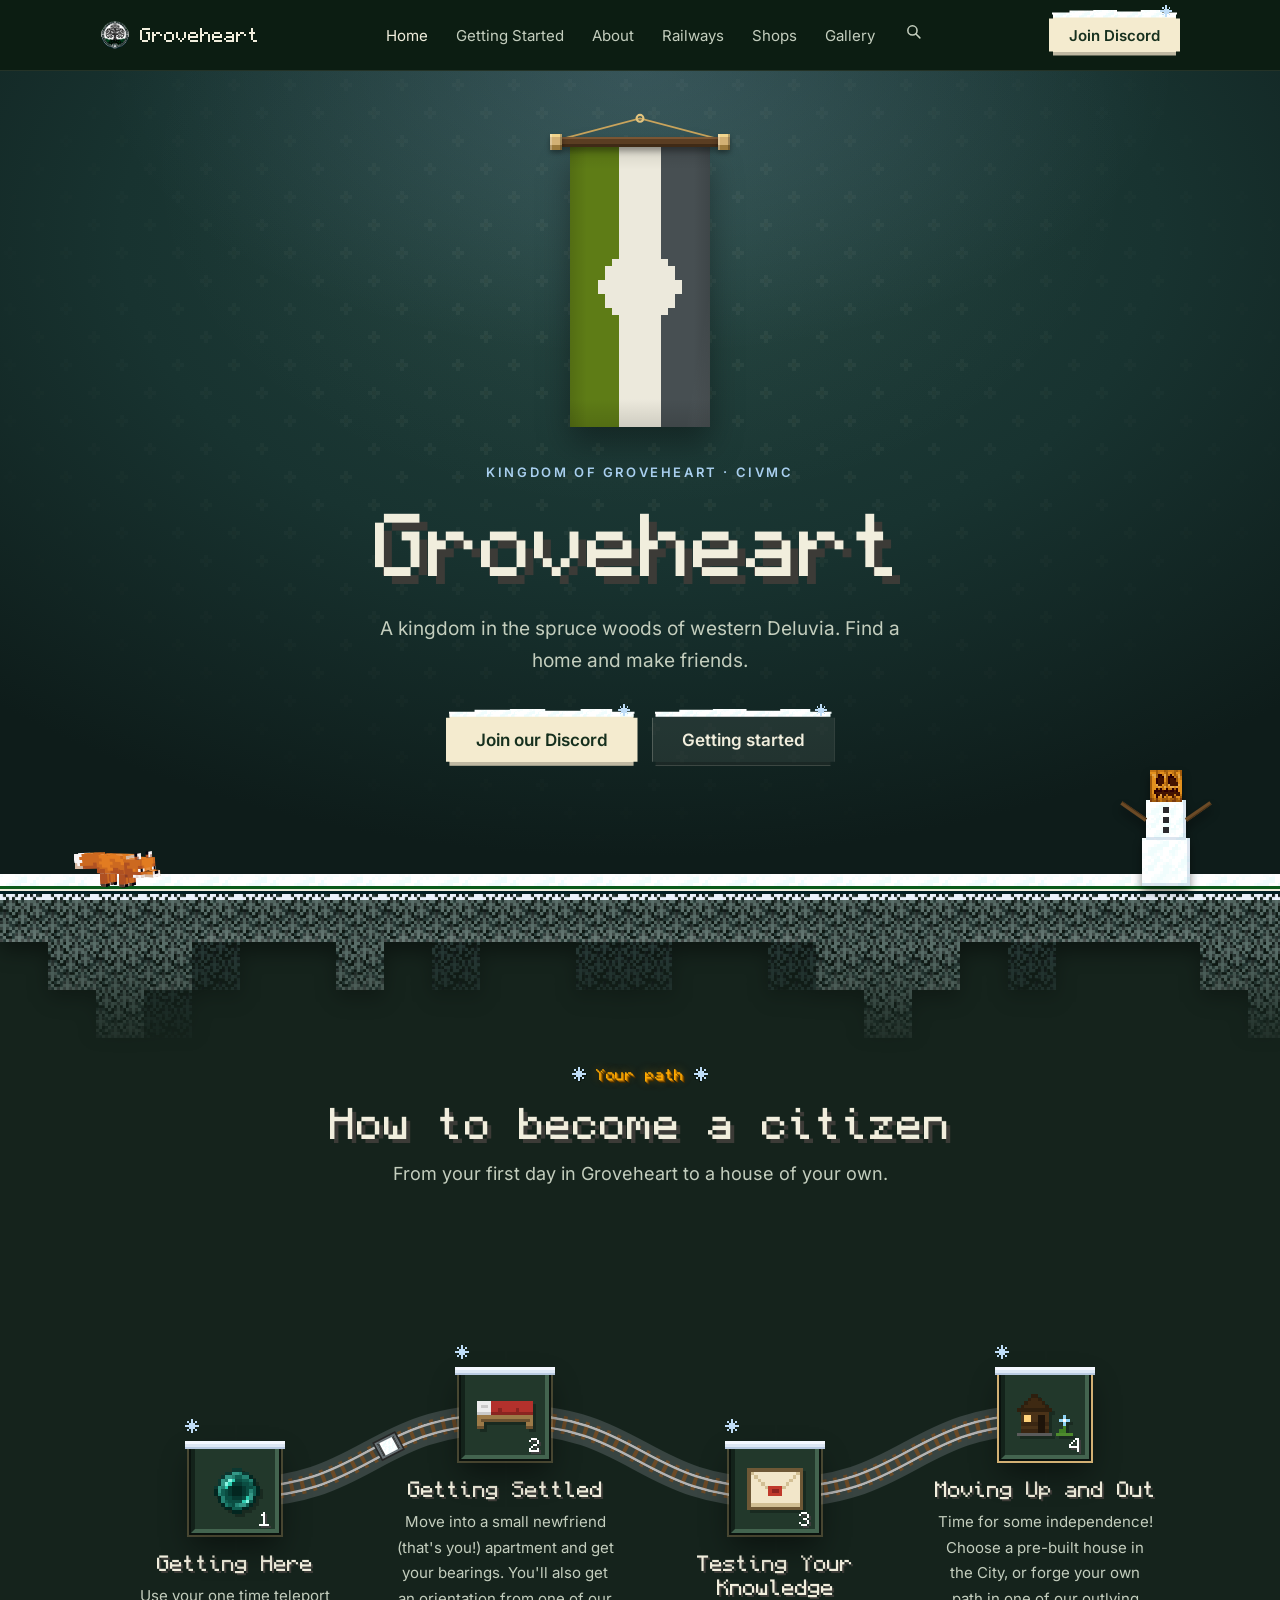
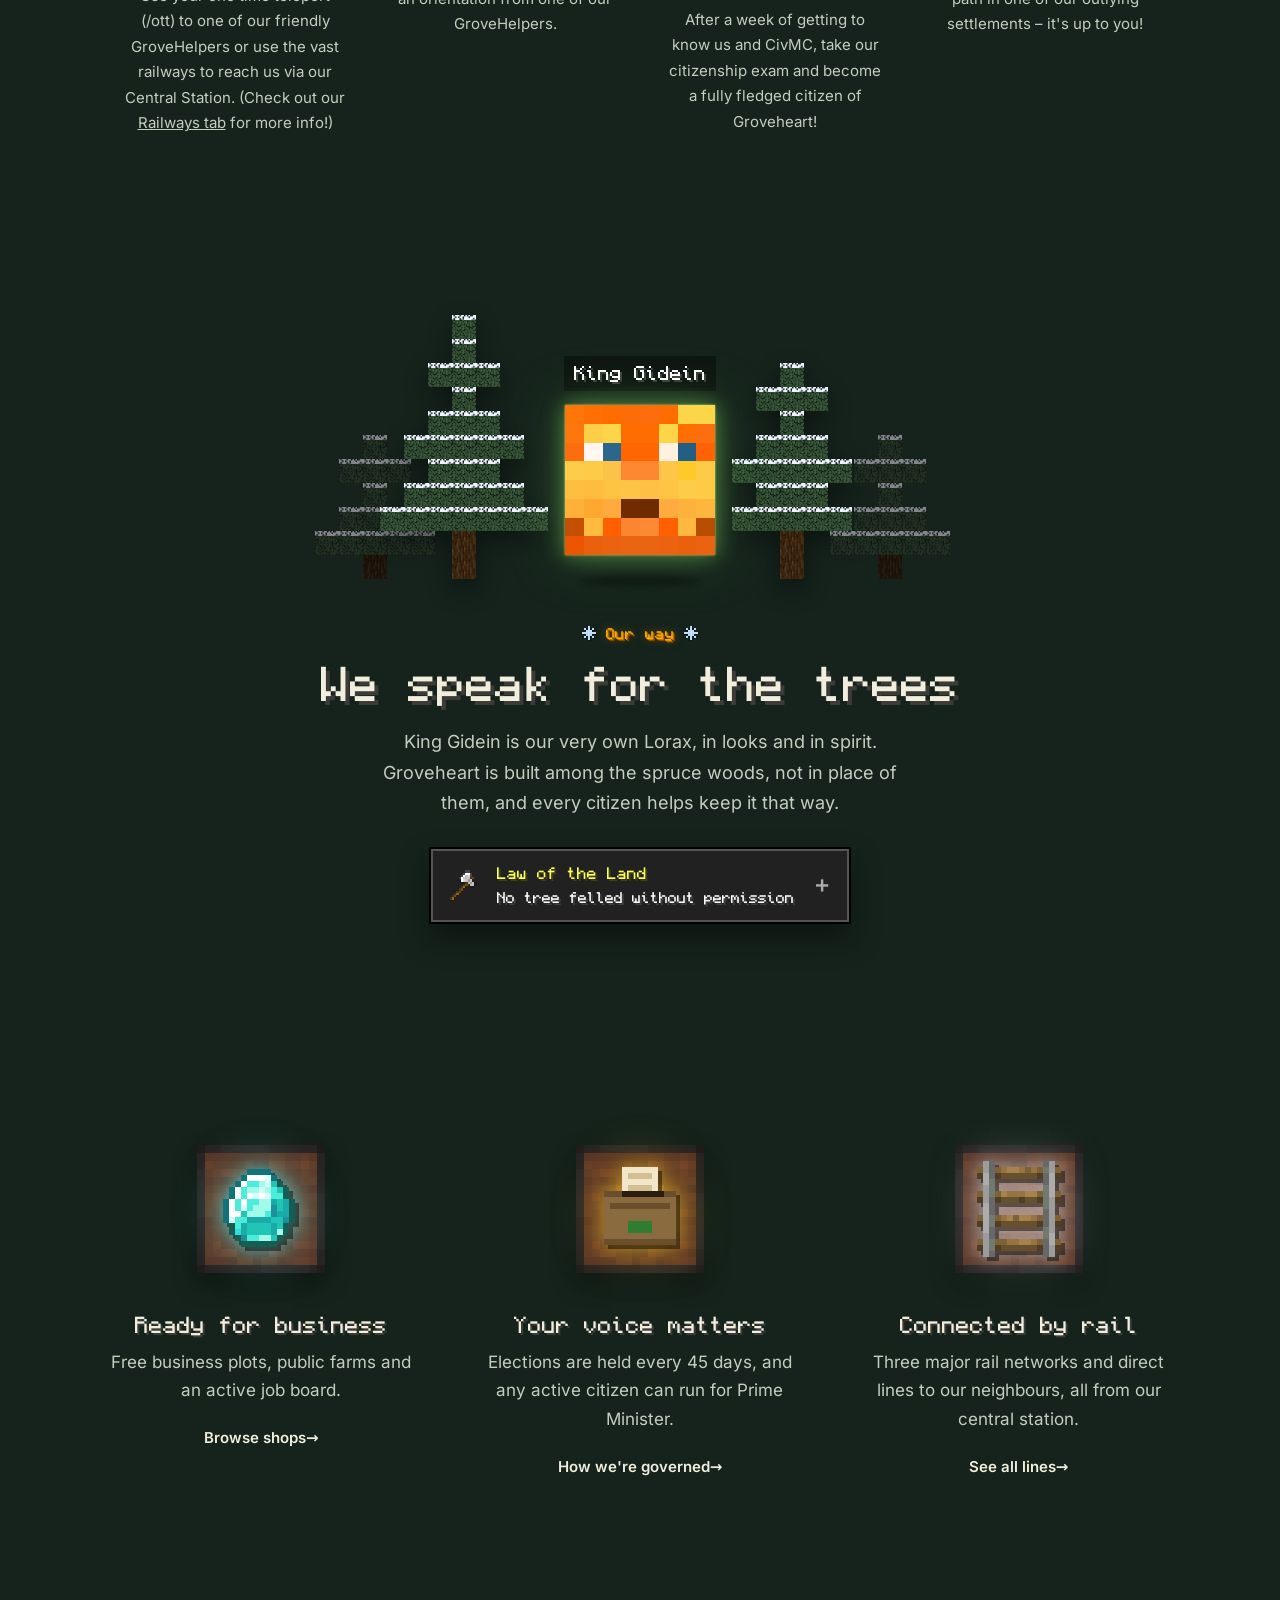
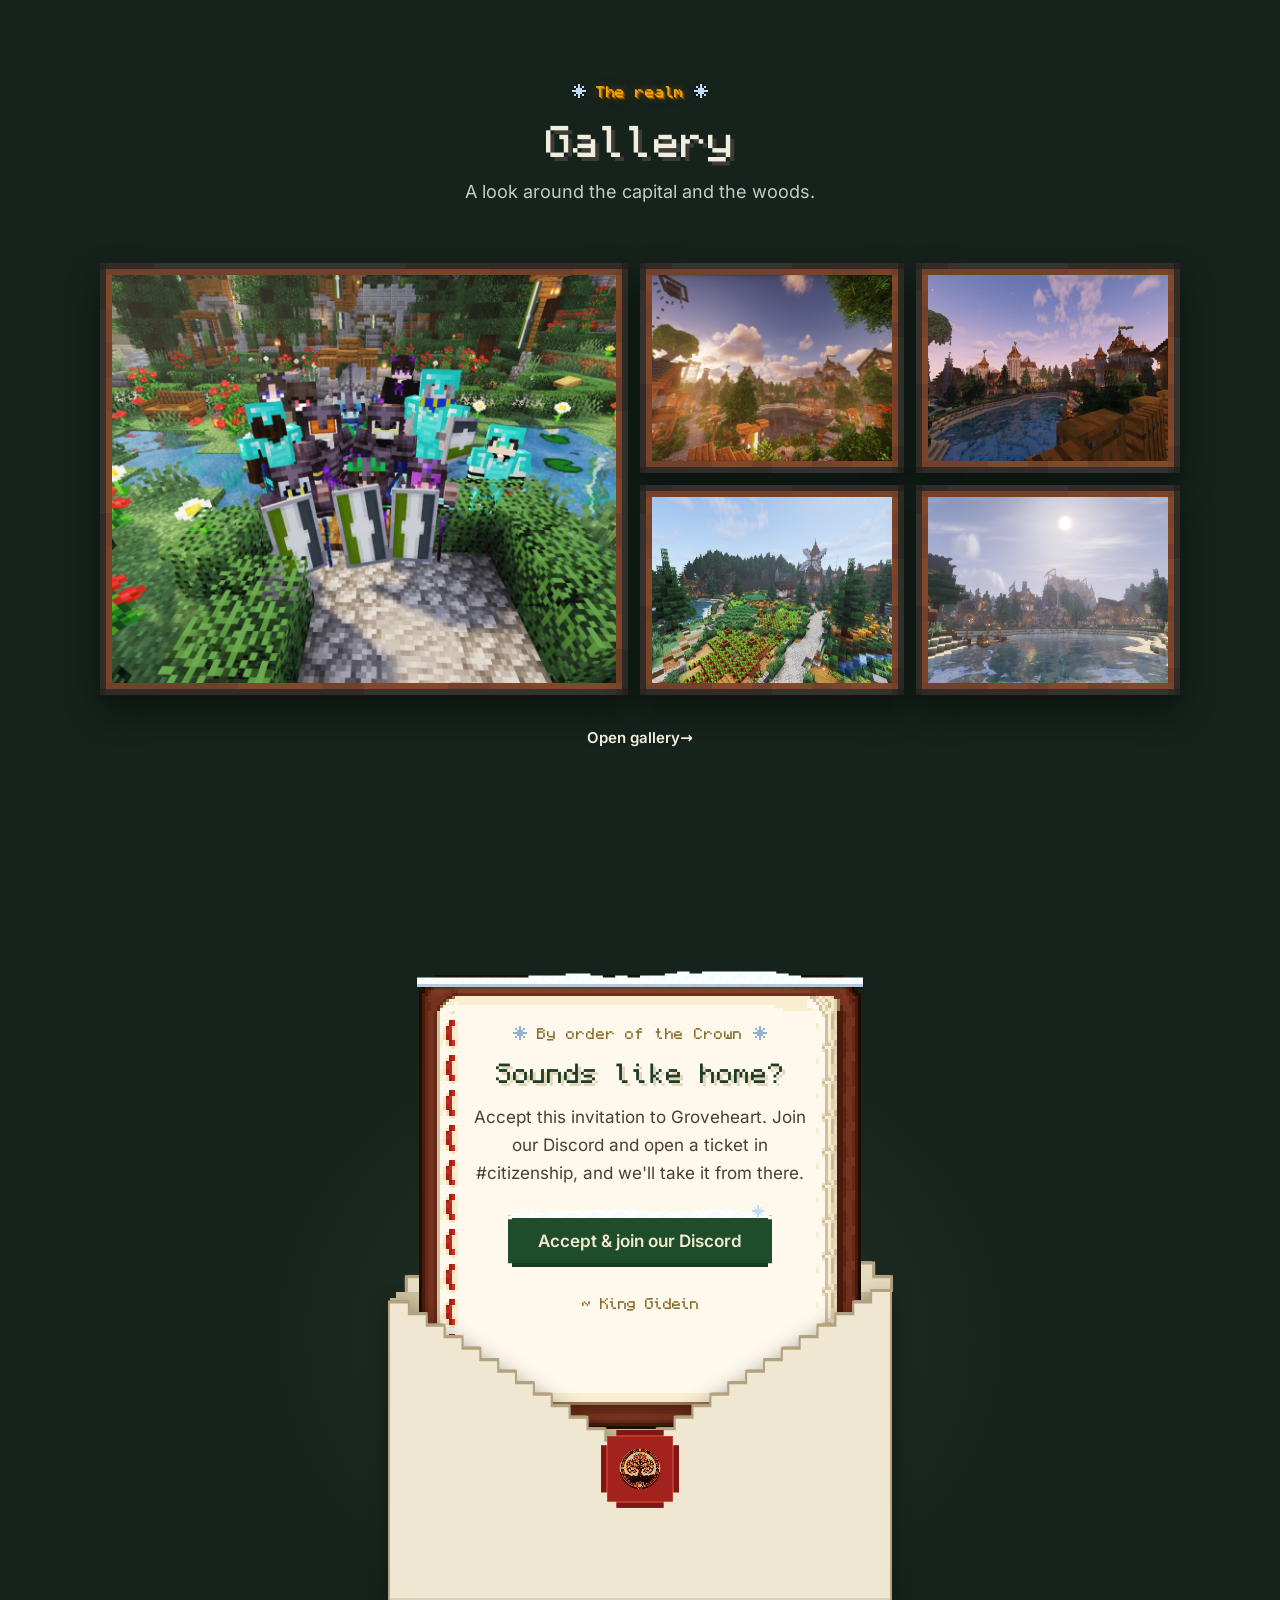
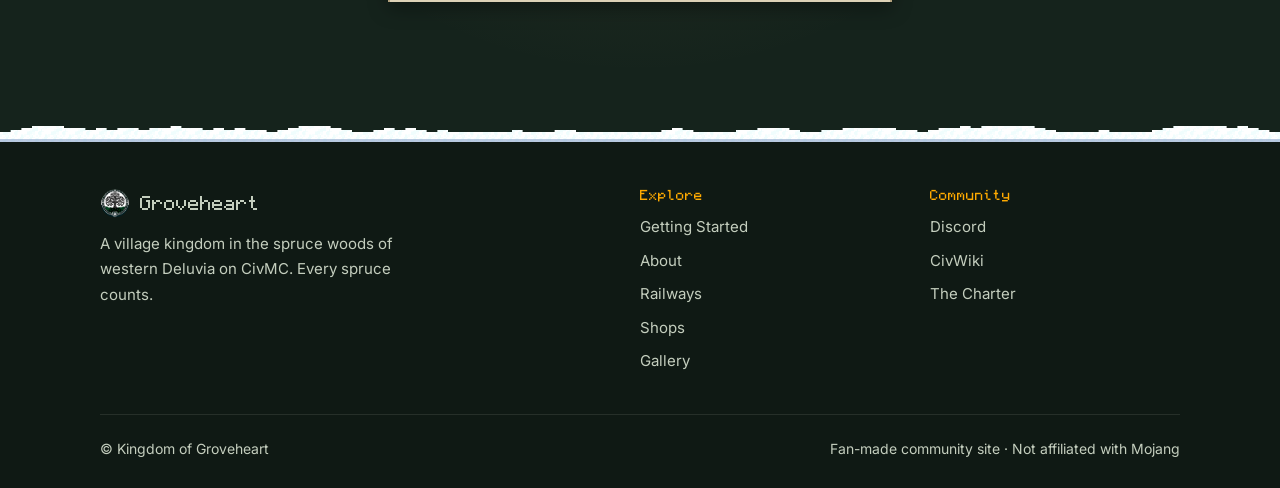
<file: index.html>
<!DOCTYPE html>
<html lang="en">
<head>
<meta charset="utf-8">
<meta name="viewport" content="width=device-width, initial-scale=1">
<title>Groveheart · CivMC kingdom in the spruce woods</title>
<meta name="description" content="Groveheart is a village kingdom in the spruce woods of western Deluvia on CivMC. Free housing, a friendly community and a place to call home.">
<link rel="canonical" href="https://groveheart.net/">
<meta property="og:type" content="website">
<meta property="og:site_name" content="Groveheart">
<meta property="og:title" content="Groveheart · CivMC kingdom in the spruce woods">
<meta property="og:description" content="Groveheart is a village kingdom in the spruce woods of western Deluvia on CivMC. Free housing, a friendly community and a place to call home.">
<meta property="og:url" content="https://groveheart.net/">
<meta property="og:image" content="https://groveheart.net/assets/gallery/48.jpg">
<meta property="og:image:alt" content="Citizens of Groveheart gathered in the capital">
<meta name="twitter:card" content="summary_large_image">
<meta name="theme-color" content="#12281D">
<script type="application/ld+json">{"@context": "https://schema.org", "@graph": [{"@type": "WebSite", "name": "Groveheart", "url": "https://groveheart.net/", "description": "Groveheart is a village kingdom in the spruce woods of western Deluvia on CivMC. Free housing, a friendly community and a place to call home."}, {"@type": "Organization", "name": "Kingdom of Groveheart", "url": "https://groveheart.net/", "logo": "https://groveheart.net/assets/emblem.png", "sameAs": ["https://discord.gg/m4mBRJGtxk"]}]}</script>
<link rel="icon" href="assets/emblem.png?v=100739d1">
<meta http-equiv="Content-Security-Policy" content="default-src 'self'; script-src 'self'; style-src 'self' 'unsafe-inline'; img-src 'self' data:; font-src 'self'; connect-src 'self'; object-src 'none'; base-uri 'self'; form-action 'none'; upgrade-insecure-requests">
<meta name="referrer" content="strict-origin-when-cross-origin">
<link rel="stylesheet" href="assets/css/site.css?v=33422d03">
<link rel="stylesheet" href="assets/css/home.css?v=ef5ac9b0">
<link rel="stylesheet" href="assets/css/themes.css?v=12858b55">
<script src="assets/js/theme.js?v=9a8b7e7a"></script>
</head>
<body class="intro">

<nav>
  <div class="wrap">
    <a class="brand" href="./"><img src="assets/emblem.png?v=100739d1" alt="">Groveheart</a>
    <ul id="menu">
      <li><a href="./" aria-current="page">Home</a></li>
      <li><a href="getting-started">Getting Started</a></li>
      <li><a href="about">About</a></li>
      <li><a href="railways">Railways</a></li>
      <li><a href="shops">Shops</a></li>
      <li><a href="gallery">Gallery</a></li>
    </ul>
    <div class="nav-end">
      <a class="btn btn-cream btn-sm" href="https://discord.gg/m4mBRJGtxk">Join Discord</a>
      <button class="menu-toggle" type="button" aria-label="Menu" aria-expanded="false" aria-controls="menu"><span></span><span></span><span></span></button>
    </div>
  </div>
</nav>

<header class="hero">
  <div class="critters" aria-hidden="true"><img class="berries" src="assets/items/sweet_berries.png?v=984140e2" alt=""><div class="fox3d"></div></div>
  <div class="flag">
    <svg class="cord" viewBox="0 0 206 30" aria-hidden="true"><path d="M 12 30 L 103 6 L 194 30"/><circle cx="103" cy="6" r="4"/></svg>
    <div class="stick" aria-hidden="true"></div>
    <div class="swing"><div class="cloth" role="img" aria-label="The Groveheart banner"></div></div>
  </div>
  <div class="wrap">
    <div class="eyebrow rise">Kingdom of Groveheart · CivMC</div>
    <h1 class="rise">Groveheart</h1>
    <p class="lead rise">A kingdom in the spruce woods of western Deluvia. Find a home and make friends.</p>
    <div class="btns rise">
      <a class="btn btn-cream" href="https://discord.gg/m4mBRJGtxk">Join our Discord</a>
      <a class="btn btn-ghost" href="getting-started">Getting started</a>
    </div>
  </div>
</header>
<div class="stripe" aria-hidden="true"></div>

<section class="has-canopy">
  <div class="canopy" aria-hidden="true"></div>
  <div class="wrap">
    <div class="section-head reveal">
      <div class="kicker">Your path</div>
      <h2>How to become a citizen</h2>
      <p>From your first day in Groveheart to a house of your own.</p>
    </div>

    <div class="road reveal" id="road">
      <svg class="trail" viewBox="0 0 1000 400" preserveAspectRatio="none" aria-hidden="true">
        <defs>
          <linearGradient id="trail-grad" x1="0" x2="1" y1="0" y2="0">
            <stop offset="0" stop-color="#D2B074" stop-opacity=".25"/>
            <stop offset=".5" stop-color="#D2B074"/>
            <stop offset="1" stop-color="#F4EBCF"/>
          </linearGradient>
          <mask id="rail-mask" maskUnits="userSpaceOnUse" x="-100" y="-100" width="1200" height="600">
            <path d="M 125 235 C 250 235, 250 165, 375 165 C 500 165, 500 235, 625 235 C 750 235, 750 165, 875 165" stroke="#fff" stroke-width="13" fill="none"/>
            <path d="M 125 235 C 250 235, 250 165, 375 165 C 500 165, 500 235, 625 235 C 750 235, 750 165, 875 165" stroke="#000" stroke-width="8" fill="none"/>
          </mask>
          <mask id="draw-mask" maskUnits="userSpaceOnUse" x="-100" y="-100" width="1200" height="600">
            <path class="draw" pathLength="1" d="M 125 235 C 250 235, 250 165, 375 165 C 500 165, 500 235, 625 235 C 750 235, 750 165, 875 165"/>
          </mask>
        </defs>
        <path id="trail-path" class="guide" d="M 125 235 C 250 235, 250 165, 375 165 C 500 165, 500 235, 625 235 C 750 235, 750 165, 875 165"/>
        <path class="ghost" d="M 125 235 C 250 235, 250 165, 375 165 C 500 165, 500 235, 625 235 C 750 235, 750 165, 875 165"/>
        <g mask="url(#draw-mask)">
          <path class="ties" d="M 125 235 C 250 235, 250 165, 375 165 C 500 165, 500 235, 625 235 C 750 235, 750 165, 875 165"/>
          <path class="rails" mask="url(#rail-mask)" d="M 125 235 C 250 235, 250 165, 375 165 C 500 165, 500 235, 625 235 C 750 235, 750 165, 875 165"/>
        </g>
        <g class="spark" id="minecart"></g>
      </svg>

      <div class="stop" style="left:12.5%;top:calc(235/400*100%)">
        <div class="node"><img class="item icon bob" src="assets/items/ender_pearl.png?v=2e05a961" alt=""></div>
        <h3>Getting Here</h3>
        <p>Use your one time teleport (/ott) to one of our friendly GroveHelpers or use the vast railways to reach us via our Central Station. (Check out our <a href="railways">Railways tab</a> for more info!)</p>
      </div>
      <div class="stop" style="left:37.5%;top:calc(165/400*100%)">
        <div class="node"><span class="icon bob" data-pix="bed"></span></div>
        <h3>Getting Settled</h3>
        <p>Move into a small newfriend (that's you!) apartment and get your bearings. You'll also get an orientation from one of our GroveHelpers.</p>
      </div>
      <div class="stop" style="left:62.5%;top:calc(235/400*100%)">
        <div class="node"><span class="icon bob" data-pix="letter"></span></div>
        <h3>Testing Your Knowledge</h3>
        <p>After a week of getting to know us and CivMC, take our citizenship exam and become a fully fledged citizen of Groveheart!</p>
      </div>
      <div class="stop" style="left:87.5%;top:calc(165/400*100%)">
        <div class="node"><span class="icon bob" data-pix="hut"></span></div>
        <h3>Moving Up and Out</h3>
        <p>Time for some independence! Choose a pre-built house in the City, or forge your own path in one of our outlying settlements &ndash; it's up to you!</p>
      </div>
    </div>
  </div>
</section>

<section class="lorax-sec" id="lorax">
  <div class="wrap lorax">
    <div class="grove reveal" aria-hidden="true">
      <div class="spruce far" data-shape="small" style="right:calc(50% + 205px)"></div>
      <div class="spruce" data-shape="tall" style="right:calc(50% + 92px)"></div>
      <div class="spruce" data-shape="medium" style="left:calc(50% + 92px)"></div>
      <div class="spruce far" data-shape="small" style="left:calc(50% + 190px)"></div>
      <div class="bob" style="display:grid;justify-items:center;gap:14px">
        <div class="nameplate">King Gidein</div>
        <img class="head" src="assets/items/gidein.png?v=e496a9be" alt="">
      </div>
      <div class="shadow"></div>
    </div>
    <div class="reveal" style="--d:.15s;display:flex;flex-direction:column;align-items:center">
      <div class="kicker">Our way</div>
      <h2>We speak for the trees</h2>
      <p class="muted">King Gidein is our very own Lorax, in looks and in spirit. Groveheart is built among the spruce woods, not in place of them, and every citizen helps keep it that way.</p>
      <div class="law">
        <button class="toast" type="button" aria-expanded="false" aria-controls="law-more">
          <img class="item" src="assets/items/iron_axe.png?v=aba84ee1" alt="">
          <span><span class="toast-title">Law of the Land</span><span class="toast-text">No tree felled without permission</span></span>
          <span class="toast-hint" aria-hidden="true">+</span>
        </button>
        <div class="tooltip" id="law-more">
          <div class="tt-title">Law of the Land</div>
          <p>Every tree is protected in Groveheart. Building, digging or renovating outside of your own house requires permission from the King &ndash; we want to keep Groveheart beautiful!</p>
          <p class="tt-foot">Groveheart Charter, Article III</p>
        </div>
      </div>
    </div>
  </div>
</section>

<section>
  <div class="wrap features">
    <div class="feature reveal">
      <div class="stage" style="--glow:rgba(93,224,230,.55)"><div class="frame"><img class="item gem" src="assets/items/diamond.png?v=2c9d0222" alt=""></div></div>
      <h3>Ready for business</h3>
      <p>Free business plots, public farms and an active job board.</p>
      <a class="link" href="shops">Browse shops</a>
    </div>
    <div class="feature reveal" style="--d:.12s">
      <div class="stage" style="--glow:rgba(232,185,35,.5)"><div class="frame"><span class="picon" data-pix="ballot"></span></div></div>
      <h3>Your voice matters</h3>
      <p>Elections are held every 45 days, and any active citizen can run for Prime Minister.</p>
      <a class="link" href="about#government">How we're governed</a>
    </div>
    <div class="feature reveal" style="--d:.24s">
      <div class="stage" style="--glow:rgba(210,215,225,.45)"><div class="frame"><img class="item" src="assets/items/rail.png?v=41440f07" alt=""></div></div>
      <h3>Connected by rail</h3>
      <p>Three major rail networks and direct lines to our neighbours, all from our central station.</p>
      <a class="link" href="railways">See all lines</a>
    </div>
  </div>
</section>

<section>
  <div class="wrap">
    <div class="section-head reveal">
      <div class="kicker">The realm</div>
      <h2>Gallery</h2>
      <p>A look around the capital and the woods.</p>
    </div>
    <div class="gallery reveal"><a class="map-tile" href="assets/gallery/48.jpg?v=54f1479c" data-lightbox><img src="assets/gallery/48.jpg?v=54f1479c" alt="Groveheart screenshot" loading="lazy"></a><a class="map-tile" href="assets/gallery/03.jpg?v=6a1b1839" data-lightbox><img src="assets/gallery/03-thumb.jpg?v=728bc469" alt="Groveheart screenshot" loading="lazy"></a><a class="map-tile" href="assets/gallery/06.jpg?v=81cf6f8a" data-lightbox><img src="assets/gallery/06-thumb.jpg?v=38f4330f" alt="Groveheart screenshot" loading="lazy"></a><a class="map-tile" href="assets/gallery/02.jpg?v=94695b4a" data-lightbox><img src="assets/gallery/02-thumb.jpg?v=c8a30675" alt="Groveheart screenshot" loading="lazy"></a><a class="map-tile" href="assets/gallery/04.jpg?v=93b2f1cf" data-lightbox><img src="assets/gallery/04-thumb.jpg?v=4d9e7e6f" alt="Groveheart screenshot" loading="lazy"></a></div>
    <div class="center"><a class="link" href="gallery">Open gallery</a></div>
  </div>
</section>

<section class="cta">
  <div class="wrap">
    <div class="invite reveal" id="invite">
      <div class="letter-clip"><div class="letter book">
        <div class="kicker">By order of the Crown</div>
        <h2>Sounds like home?</h2>
        <p>Accept this invitation to Groveheart. Join our Discord and open a ticket in #citizenship, and we'll take it from there.</p>
        <a class="btn btn-ink" href="https://discord.gg/m4mBRJGtxk">Accept &amp; join our Discord</a>
        <div class="sign">~ King Gidein</div>
      </div></div>
      <div class="envelope" aria-hidden="true">
        <div class="env-back"></div>
        <div class="env-pocket"><div class="pocket-shape"></div></div>
        <div class="flap"><div class="flap-shape"><div class="flap-face"></div></div></div>
        <div class="seal"><img src="assets/emblem.png?v=100739d1" alt=""></div>
      </div>
    </div>
  </div>
</section>

<footer>
  <div class="wrap">
    <div class="foot-grid">
      <div>
        <a class="brand" href="./"><img src="assets/emblem.png?v=100739d1" alt="">Groveheart</a>
        <p style="margin-top:12px;max-width:340px">A village kingdom in the spruce woods of western Deluvia on CivMC. Every spruce counts.</p>
      </div>
      <div>
        <h4>Explore</h4>
        <ul>
          <li><a href="getting-started">Getting Started</a></li>
          <li><a href="about">About</a></li>
          <li><a href="railways">Railways</a></li>
          <li><a href="shops">Shops</a></li>
          <li><a href="gallery">Gallery</a></li>
        </ul>
      </div>
      <div>
        <h4>Community</h4>
        <ul>
          <li><a href="https://discord.gg/m4mBRJGtxk">Discord</a></li>
          <li><a href="https://civwiki.org/wiki/Groveheart">CivWiki</a></li>
          <li><a href="https://docs.google.com/document/d/1GsnMtfS-tb5eFH0bBAYprmJq8tW-4tsJ6E7W6b62yhg/">The Charter</a></li>
        </ul>
      </div>
    </div>
    <div class="foot-bottom">
      <span>© Kingdom of Groveheart</span>
      <span>Fan-made community site · Not affiliated with Mojang</span>
    </div>
  </div>
</footer>

<script src="assets/js/site.js?v=0b31c0ca"></script>
<script src="assets/js/gallery.js?v=25558426"></script>
<script src="assets/js/home.js?v=7e26576e"></script>
</body>
</html>
</file>
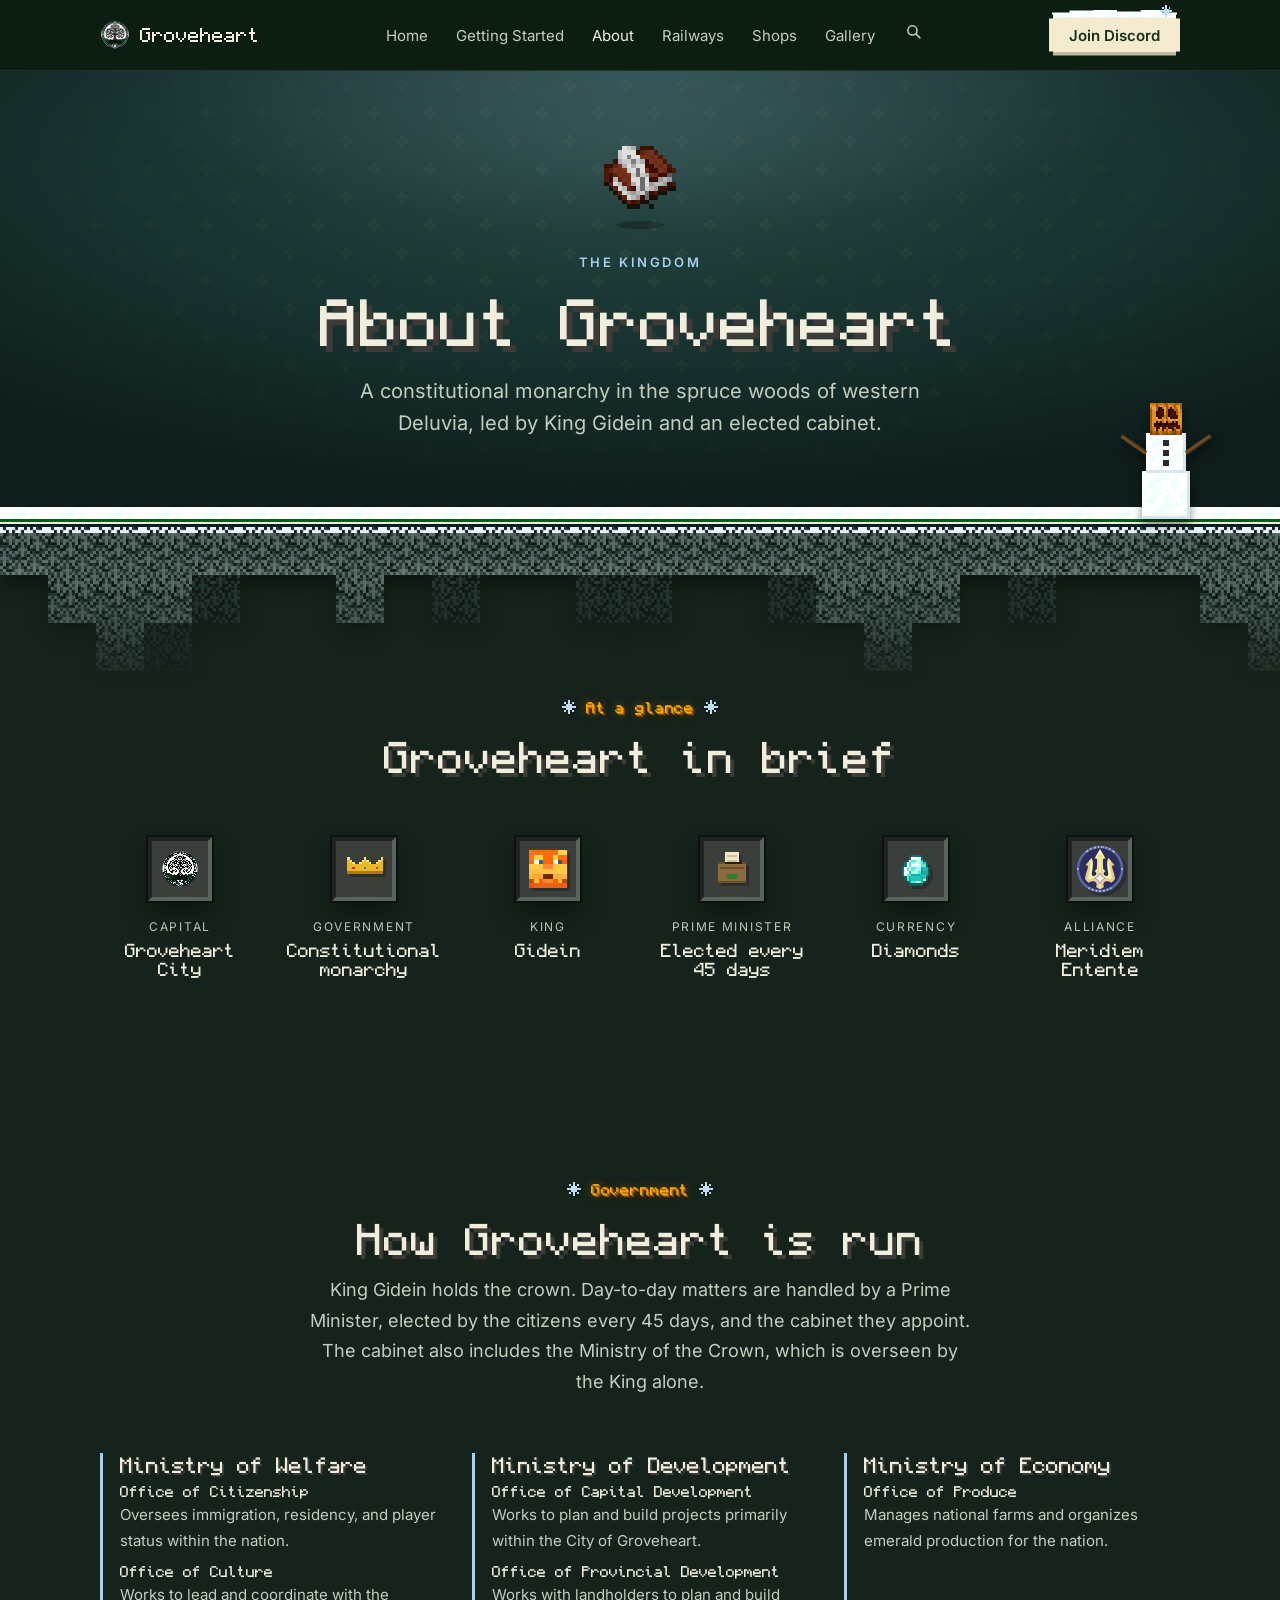
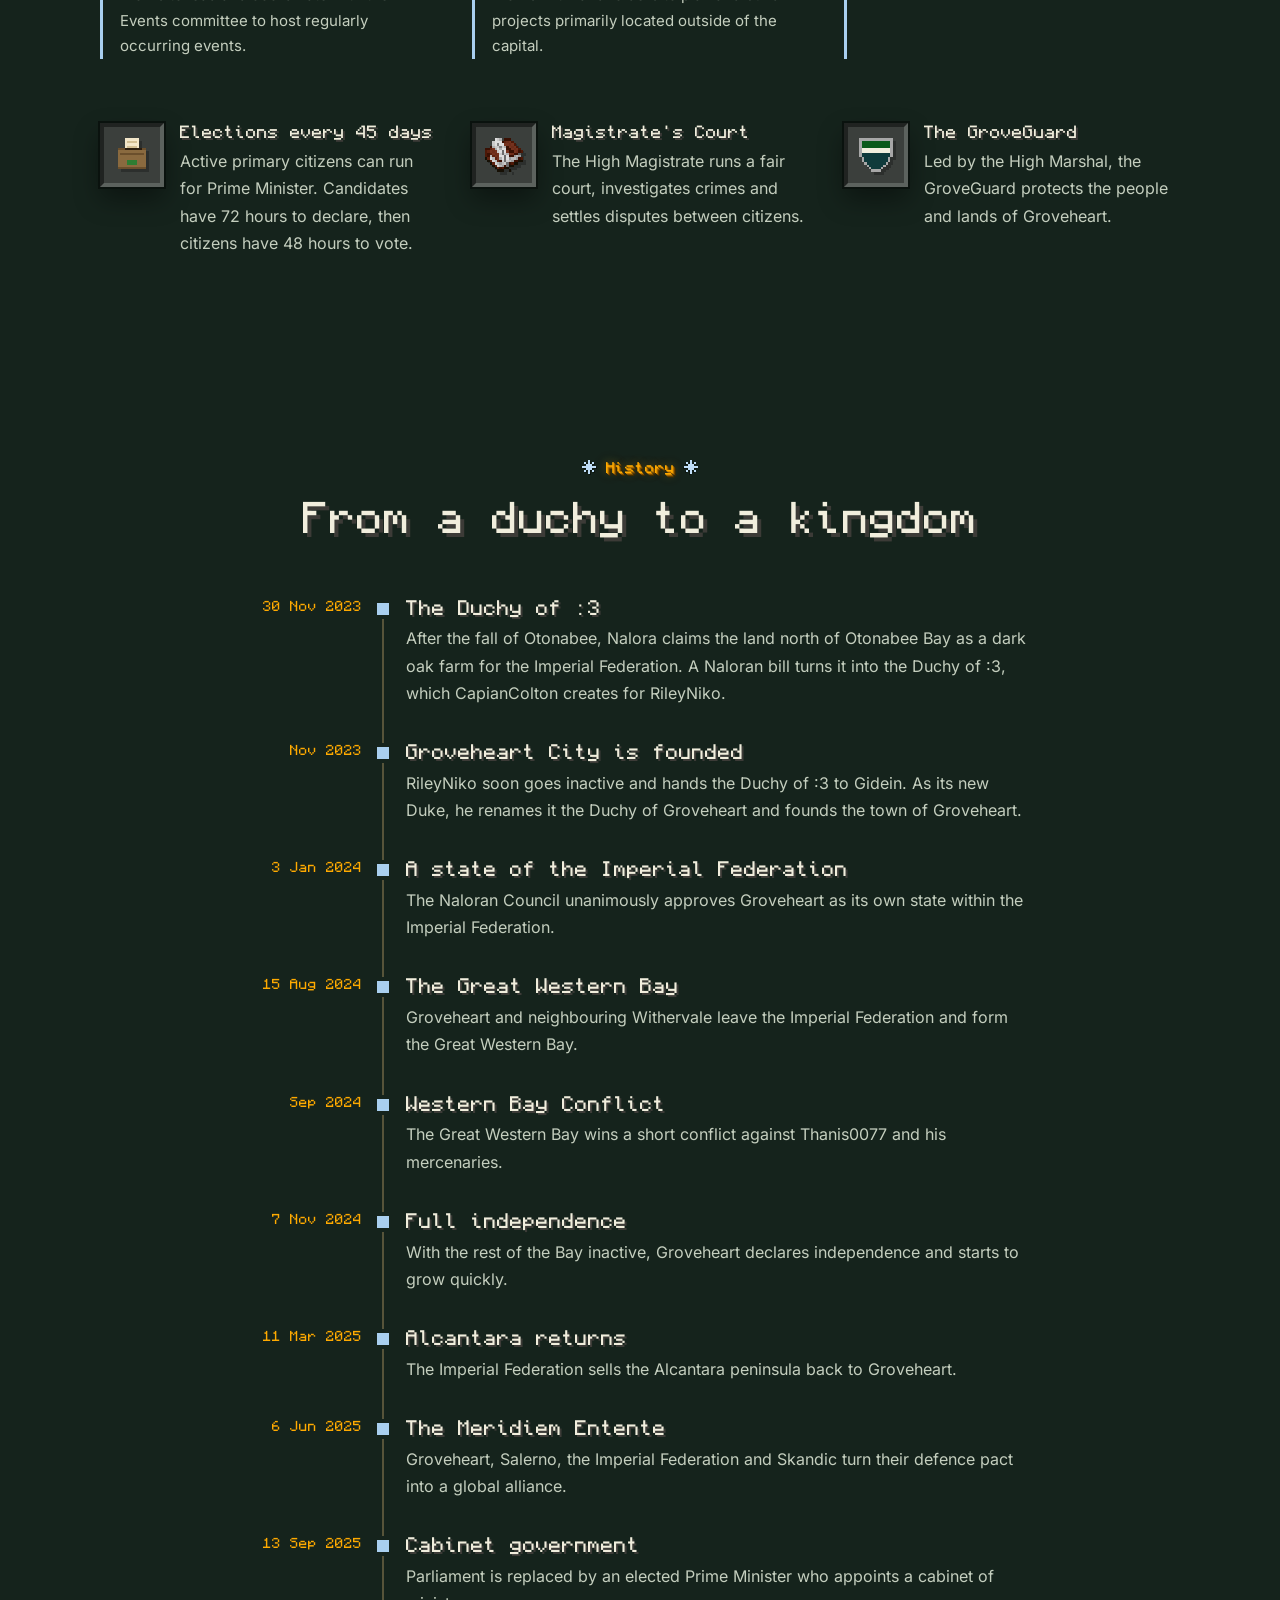
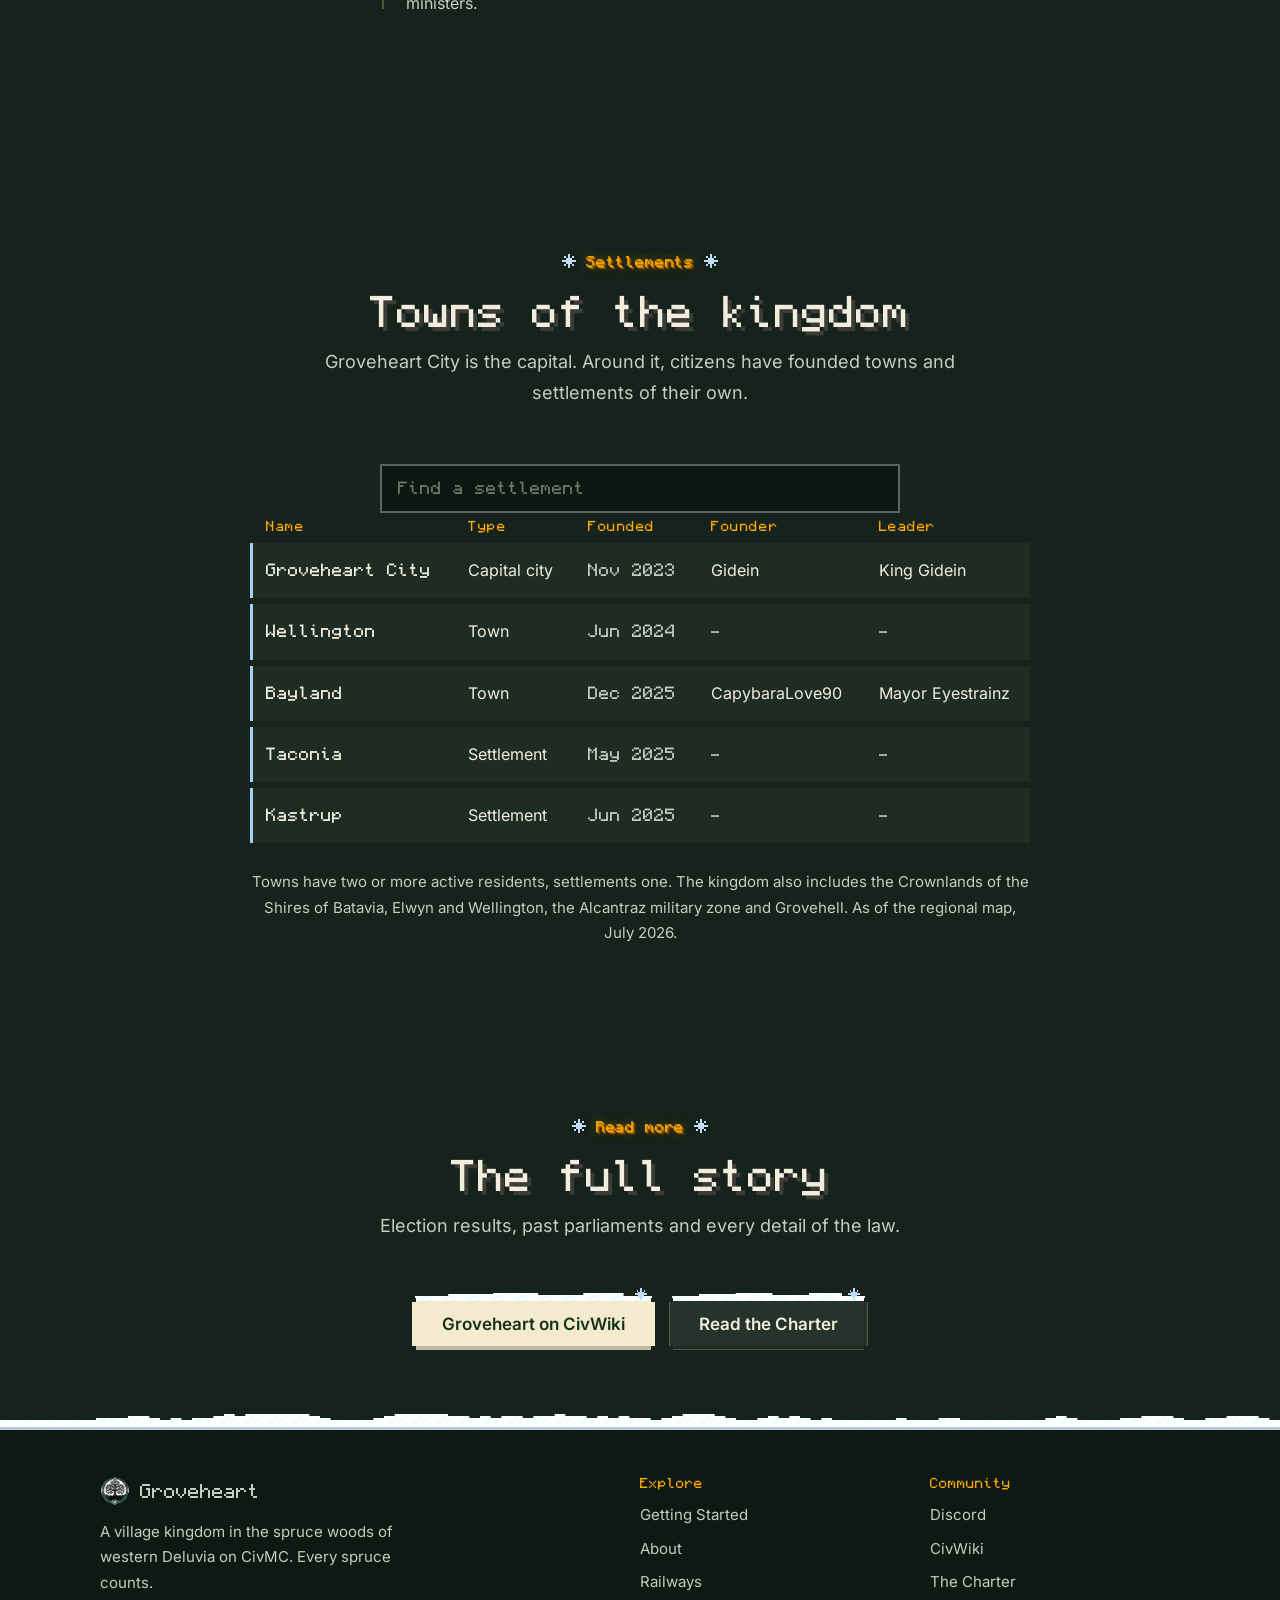
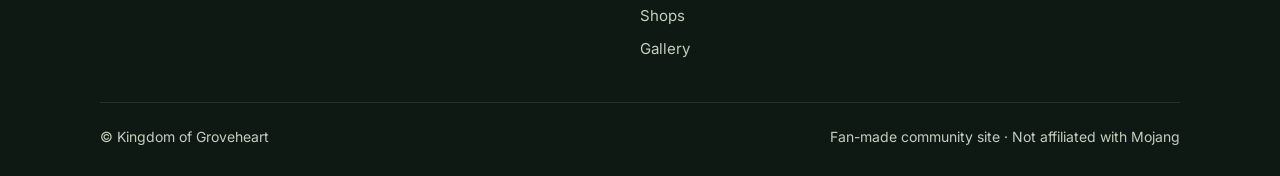
<file: about.html>
<!DOCTYPE html>
<html lang="en">
<head>
<meta charset="utf-8">
<meta name="viewport" content="width=device-width, initial-scale=1">
<title>About · Groveheart · CivMC</title>
<meta name="description" content="About the Kingdom of Groveheart on CivMC: government, history, settlements and the Meridiem Entente.">
<link rel="canonical" href="https://groveheart.net/about">
<meta property="og:type" content="website">
<meta property="og:site_name" content="Groveheart">
<meta property="og:title" content="About · Groveheart · CivMC">
<meta property="og:description" content="About the Kingdom of Groveheart on CivMC: government, history, settlements and the Meridiem Entente.">
<meta property="og:url" content="https://groveheart.net/about">
<meta property="og:image" content="https://groveheart.net/assets/gallery/48.jpg">
<meta property="og:image:alt" content="Citizens of Groveheart gathered in the capital">
<meta name="twitter:card" content="summary_large_image">
<meta name="theme-color" content="#12281D">
<link rel="icon" href="assets/emblem.png?v=100739d1">
<meta http-equiv="Content-Security-Policy" content="default-src 'self'; script-src 'self'; style-src 'self' 'unsafe-inline'; img-src 'self' data:; font-src 'self'; connect-src 'self'; object-src 'none'; base-uri 'self'; form-action 'none'; upgrade-insecure-requests">
<meta name="referrer" content="strict-origin-when-cross-origin">
<link rel="stylesheet" href="assets/css/site.css?v=33422d03">
<link rel="stylesheet" href="assets/css/themes.css?v=12858b55">
<script src="assets/js/theme.js?v=9a8b7e7a"></script>
</head>
<body>

<nav>
  <div class="wrap">
    <a class="brand" href="./"><img src="assets/emblem.png?v=100739d1" alt="">Groveheart</a>
    <ul id="menu">
      <li><a href="./">Home</a></li>
      <li><a href="getting-started">Getting Started</a></li>
      <li><a href="about" aria-current="page">About</a></li>
      <li><a href="railways">Railways</a></li>
      <li><a href="shops">Shops</a></li>
      <li><a href="gallery">Gallery</a></li>
    </ul>
    <div class="nav-end">
      <a class="btn btn-cream btn-sm" href="https://discord.gg/m4mBRJGtxk">Join Discord</a>
      <button class="menu-toggle" type="button" aria-label="Menu" aria-expanded="false" aria-controls="menu"><span></span><span></span><span></span></button>
    </div>
  </div>
</nav>

<header class="page-hero">
  <div class="wrap">
    <img class="item icon bob" src="assets/items/writable_book.png?v=1687e3e2" alt="">
    <div class="shadow"></div>
    <div class="eyebrow">The Kingdom</div>
    <h1>About Groveheart</h1>
    <p class="lead">A constitutional monarchy in the spruce woods of western Deluvia, led by King Gidein and an elected cabinet.</p>
  </div>
</header>
<div class="stripe" aria-hidden="true"></div>

<section class="has-canopy">
  <div class="canopy" aria-hidden="true"></div>
  <div class="wrap">
    <div class="section-head reveal">
      <div class="kicker">At a glance</div>
      <h2>Groveheart in brief</h2>
    </div>
    <div class="stats">
      <div class="stat reveal" style="--d:0.00s"><div class="node sm"><img class="item icon" src="assets/emblem.png?v=100739d1" alt="" style="clip-path:circle(46%)"></div><div class="label">Capital</div><div class="value">Groveheart City</div></div>
      <div class="stat reveal" style="--d:0.06s"><div class="node sm"><span class="icon" data-pix="crown"></span></div><div class="label">Government</div><div class="value">Constitutional monarchy</div></div>
      <div class="stat reveal" style="--d:0.12s"><div class="node sm"><img class="item icon" src="assets/items/gidein.png?v=e496a9be" alt=""></div><div class="label">King</div><div class="value">Gidein</div></div>
      <div class="stat reveal" style="--d:0.18s"><div class="node sm"><span class="icon" data-pix="ballot"></span></div><div class="label">Prime Minister</div><div class="value">Elected every 45 days</div></div>
      <div class="stat reveal" style="--d:0.24s"><div class="node sm"><img class="item icon" src="assets/items/diamond.png?v=2c9d0222" alt=""></div><div class="label">Currency</div><div class="value">Diamonds</div></div>
      <div class="stat reveal" style="--d:0.30s"><div class="node sm"><img class="icon logo" src="assets/meridiem.png?v=5a054f59" alt=""></div><div class="label">Alliance</div><div class="value">Meridiem Entente</div></div>
    </div>
  </div>
</section>

<section id="government">
  <div class="wrap">
    <div class="section-head reveal">
      <div class="kicker">Government</div>
      <h2>How Groveheart is run</h2>
      <p>King Gidein holds the crown. Day-to-day matters are handled by a Prime Minister, elected by the citizens every 45 days, and the cabinet they appoint. The cabinet also includes the Ministry of the Crown, which is overseen by the King alone.</p>
    </div>
    <div class="ministers">
      <div class="minister reveal" style="--d:0.00s"><h3>Ministry of Welfare</h3>
        <ul class="offices">
          <li><b>Office of Citizenship</b>Oversees immigration, residency, and player status within the nation.</li>
          <li><b>Office of Culture</b>Works to lead and coordinate with the Events committee to host regularly occurring events.</li>
        </ul>
      </div>
      <div class="minister reveal" style="--d:0.08s"><h3>Ministry of Development</h3>
        <ul class="offices">
          <li><b>Office of Capital Development</b>Works to plan and build projects primarily within the City of Groveheart.</li>
          <li><b>Office of Provincial Development</b>Works with landholders to plan and build projects primarily located outside of the capital.</li>
        </ul>
      </div>
      <div class="minister reveal" style="--d:0.16s"><h3>Ministry of Economy</h3>
        <ul class="offices">
          <li><b>Office of Produce</b>Manages national farms and organizes emerald production for the nation.</li>
        </ul>
      </div>
    </div>
    <div class="icon-list gov-extra">
      <div class="reveal"><div class="node sm"><span class="icon" data-pix="ballot"></span></div><div><h3>Elections every 45 days</h3><p>Active primary citizens can run for Prime Minister. Candidates have 72 hours to declare, then citizens have 48 hours to vote.</p></div></div>
      <div class="reveal" style="--d:.06s"><div class="node sm"><img class="item icon" src="assets/items/writable_book.png?v=1687e3e2" alt=""></div><div><h3>Magistrate's Court</h3><p>The High Magistrate runs a fair court, investigates crimes and settles disputes between citizens.</p></div></div>
      <div class="reveal" style="--d:.12s"><div class="node sm"><span class="icon" data-pix="shield"></span></div><div><h3>The GroveGuard</h3><p>Led by the High Marshal, the GroveGuard protects the people and lands of Groveheart.</p></div></div>
    </div>
  </div>
</section>

<section>
  <div class="wrap narrow">
    <div class="section-head reveal">
      <div class="kicker">History</div>
      <h2>From a duchy to a kingdom</h2>
    </div>
    <ol class="timeline">
      <li class="reveal"><div class="date">30 Nov 2023</div><div><h3>The Duchy of :3</h3><p>After the fall of Otonabee, Nalora claims the land north of Otonabee Bay as a dark oak farm for the Imperial Federation. A Naloran bill turns it into the Duchy of :3, which CapianColton creates for RileyNiko.</p></div></li>
      <li class="reveal"><div class="date">Nov 2023</div><div><h3>Groveheart City is founded</h3><p>RileyNiko soon goes inactive and hands the Duchy of :3 to Gidein. As its new Duke, he renames it the Duchy of Groveheart and founds the town of Groveheart.</p></div></li>
      <li class="reveal"><div class="date">3 Jan 2024</div><div><h3>A state of the Imperial Federation</h3><p>The Naloran Council unanimously approves Groveheart as its own state within the Imperial Federation.</p></div></li>
      <li class="reveal"><div class="date">15 Aug 2024</div><div><h3>The Great Western Bay</h3><p>Groveheart and neighbouring Withervale leave the Imperial Federation and form the Great Western Bay.</p></div></li>
      <li class="reveal"><div class="date">Sep 2024</div><div><h3>Western Bay Conflict</h3><p>The Great Western Bay wins a short conflict against Thanis0077 and his mercenaries.</p></div></li>
      <li class="reveal"><div class="date">7 Nov 2024</div><div><h3>Full independence</h3><p>With the rest of the Bay inactive, Groveheart declares independence and starts to grow quickly.</p></div></li>
      <li class="reveal"><div class="date">11 Mar 2025</div><div><h3>Alcantara returns</h3><p>The Imperial Federation sells the Alcantara peninsula back to Groveheart.</p></div></li>
      <li class="reveal"><div class="date">6 Jun 2025</div><div><h3>The Meridiem Entente</h3><p>Groveheart, Salerno, the Imperial Federation and Skandic turn their defence pact into a global alliance.</p></div></li>
      <li class="reveal"><div class="date">13 Sep 2025</div><div><h3>Cabinet government</h3><p>Parliament is replaced by an elected Prime Minister who appoints a cabinet of ministers.</p></div></li>
    </ol>
  </div>
</section>

<section id="settlements">
  <div class="wrap narrow">
    <div class="section-head reveal">
      <div class="kicker">Settlements</div>
      <h2>Towns of the kingdom</h2>
      <p>Groveheart City is the capital. Around it, citizens have founded towns and settlements of their own.</p>
    </div>
    <div class="filter reveal">
      <input type="search" data-filter="settlements" placeholder="Find a settlement" aria-label="Find a settlement" autocomplete="off">
      <p class="filter-empty" data-filter-empty="settlements" hidden>No settlement found.</p>
    </div>
    <div class="table-scroll reveal">
      <table class="mc-table" data-filter-group="settlements">
        <thead><tr><th>Name</th><th>Type</th><th>Founded</th><th>Founder</th><th>Leader</th></tr></thead>
        <tbody>
          <tr><td>Groveheart City</td><td>Capital city</td><td class="num">Nov 2023</td><td>Gidein</td><td>King Gidein</td></tr>
          <tr><td>Wellington</td><td>Town</td><td class="num">Jun 2024</td><td>&ndash;</td><td>&ndash;</td></tr>
          <tr><td>Bayland</td><td>Town</td><td class="num">Dec 2025</td><td>CapybaraLove90</td><td>Mayor Eyestrainz</td></tr>
          <tr><td>Taconia</td><td>Settlement</td><td class="num">May 2025</td><td>&ndash;</td><td>&ndash;</td></tr>
          <tr><td>Kastrup</td><td>Settlement</td><td class="num">Jun 2025</td><td>&ndash;</td><td>&ndash;</td></tr>
        </tbody>
      </table>
    </div>
    <p class="center muted reveal" style="font-size:15px;margin-top:20px">Towns have two or more active residents, settlements one. The kingdom also includes the Crownlands of the Shires of Batavia, Elwyn and Wellington, the Alcantraz military zone and Grovehell. As of the regional map, July 2026.</p>
  </div>
</section>

<section class="tight">
  <div class="wrap">
    <div class="section-head reveal">
      <div class="kicker">Read more</div>
      <h2>The full story</h2>
      <p>Election results, past parliaments and every detail of the law.</p>
    </div>
    <div class="btns reveal">
      <a class="btn btn-cream" href="https://civwiki.org/wiki/Groveheart">Groveheart on CivWiki</a>
      <a class="btn btn-ghost" href="https://docs.google.com/document/d/1GsnMtfS-tb5eFH0bBAYprmJq8tW-4tsJ6E7W6b62yhg/">Read the Charter</a>
    </div>
  </div>
</section>

<footer>
  <div class="wrap">
    <div class="foot-grid">
      <div>
        <a class="brand" href="./"><img src="assets/emblem.png?v=100739d1" alt="">Groveheart</a>
        <p style="margin-top:12px;max-width:340px">A village kingdom in the spruce woods of western Deluvia on CivMC. Every spruce counts.</p>
      </div>
      <div>
        <h4>Explore</h4>
        <ul>
          <li><a href="getting-started">Getting Started</a></li>
          <li><a href="about">About</a></li>
          <li><a href="railways">Railways</a></li>
          <li><a href="shops">Shops</a></li>
          <li><a href="gallery">Gallery</a></li>
        </ul>
      </div>
      <div>
        <h4>Community</h4>
        <ul>
          <li><a href="https://discord.gg/m4mBRJGtxk">Discord</a></li>
          <li><a href="https://civwiki.org/wiki/Groveheart">CivWiki</a></li>
          <li><a href="https://docs.google.com/document/d/1GsnMtfS-tb5eFH0bBAYprmJq8tW-4tsJ6E7W6b62yhg/">The Charter</a></li>
        </ul>
      </div>
    </div>
    <div class="foot-bottom">
      <span>© Kingdom of Groveheart</span>
      <span>Fan-made community site · Not affiliated with Mojang</span>
    </div>
  </div>
</footer>

<script src="assets/js/site.js?v=0b31c0ca"></script>
</body>
</html>
</file>
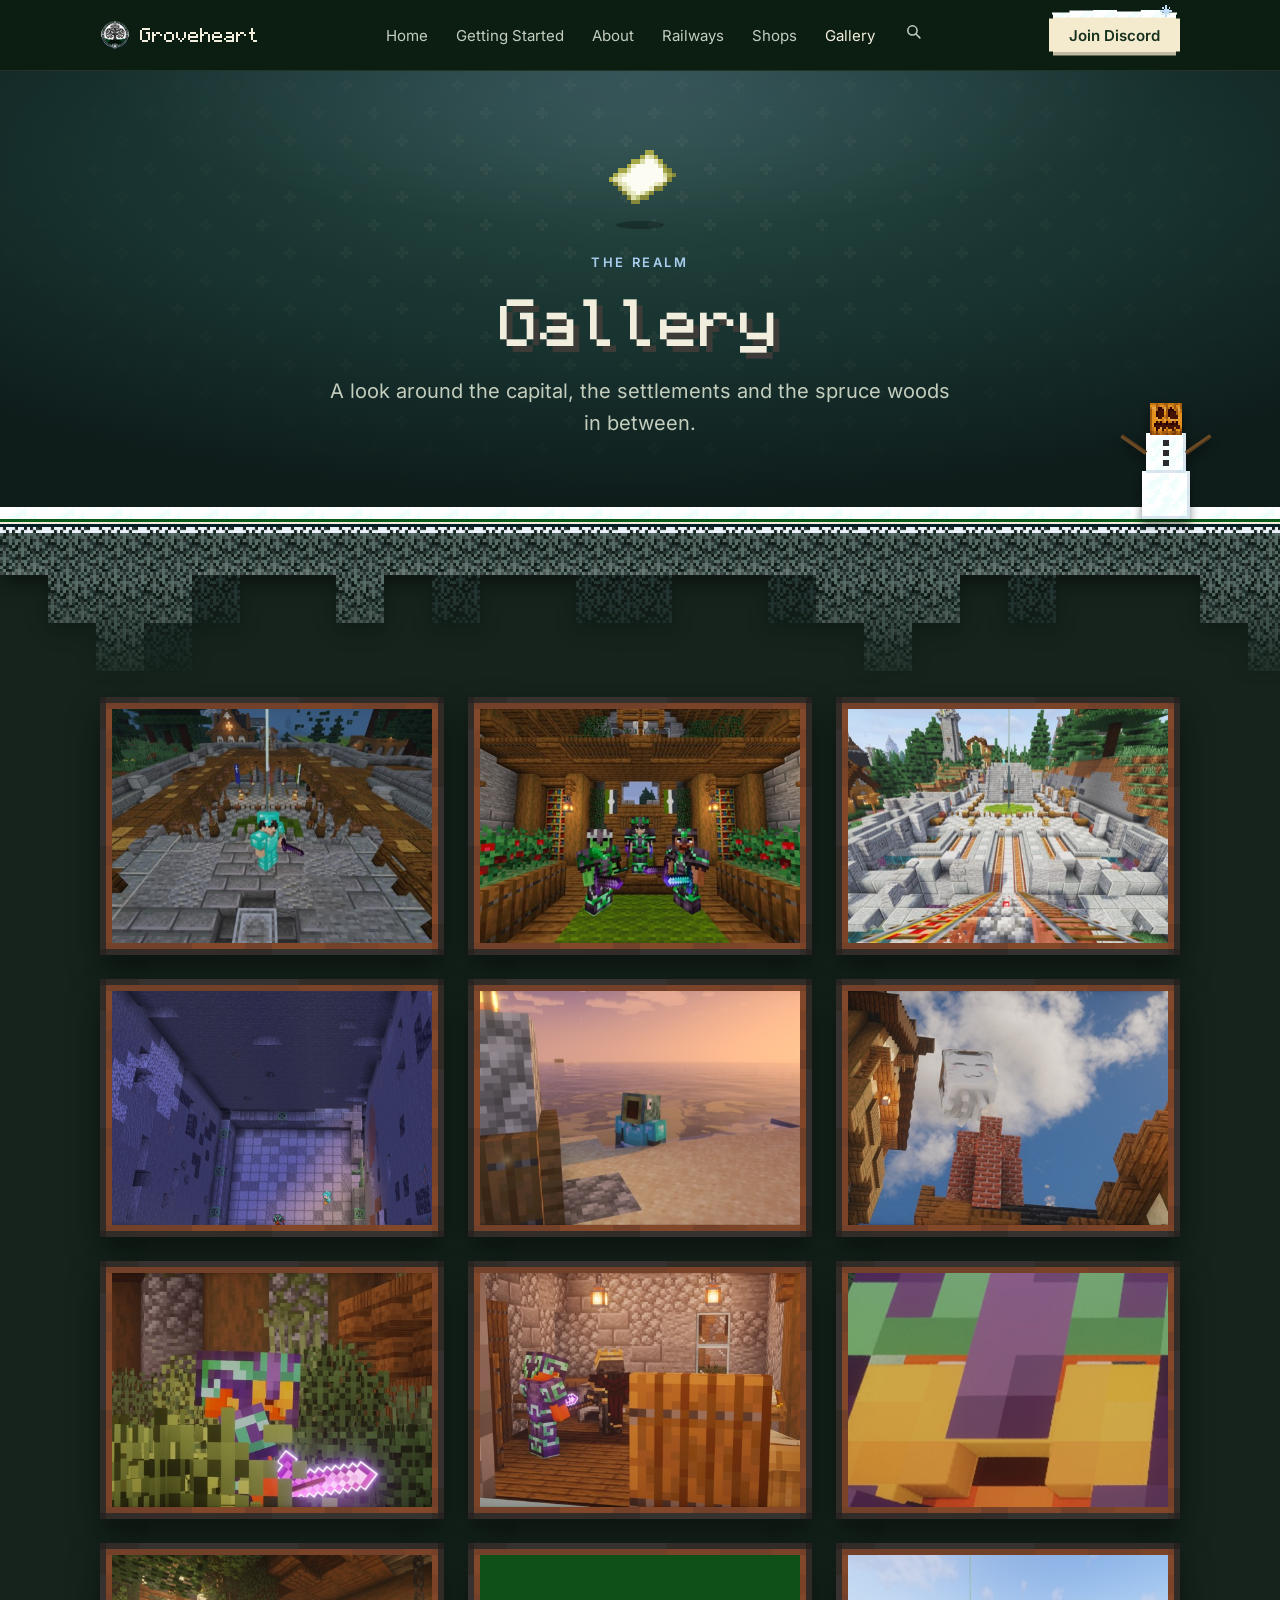
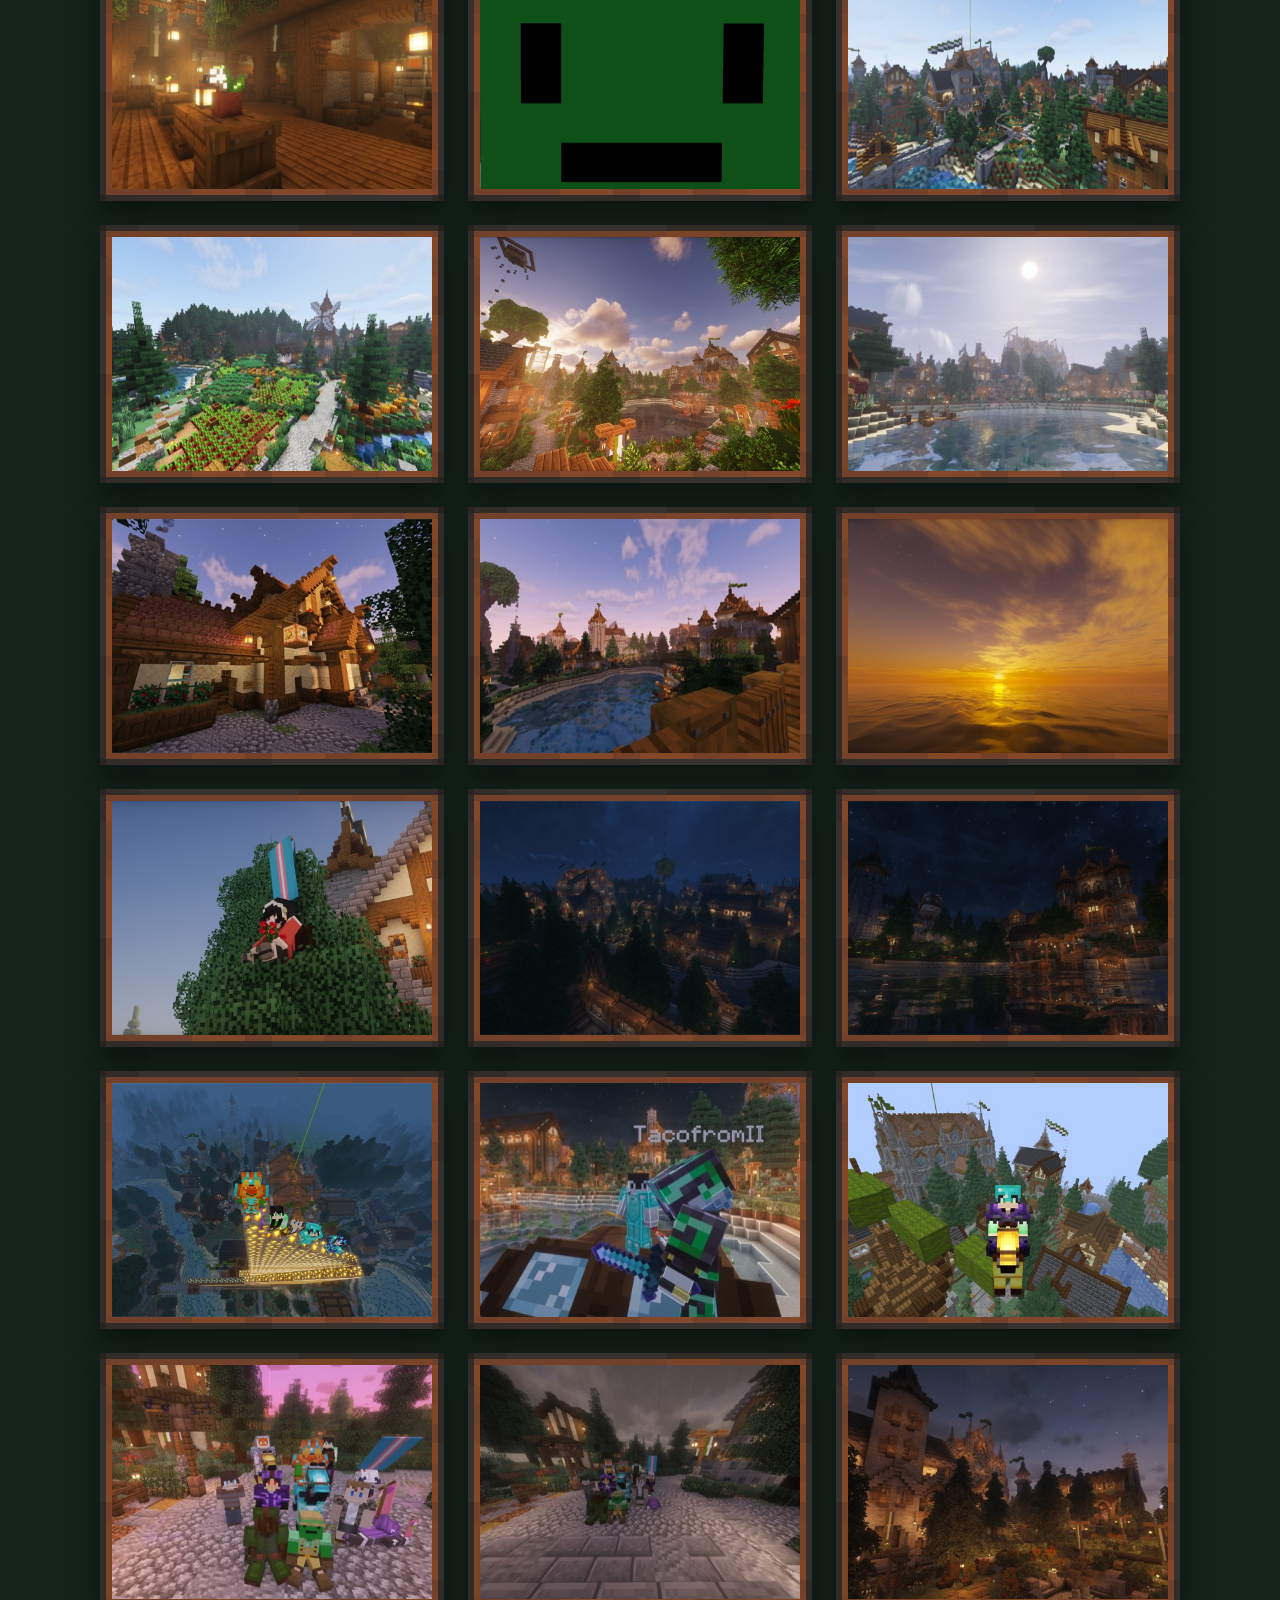
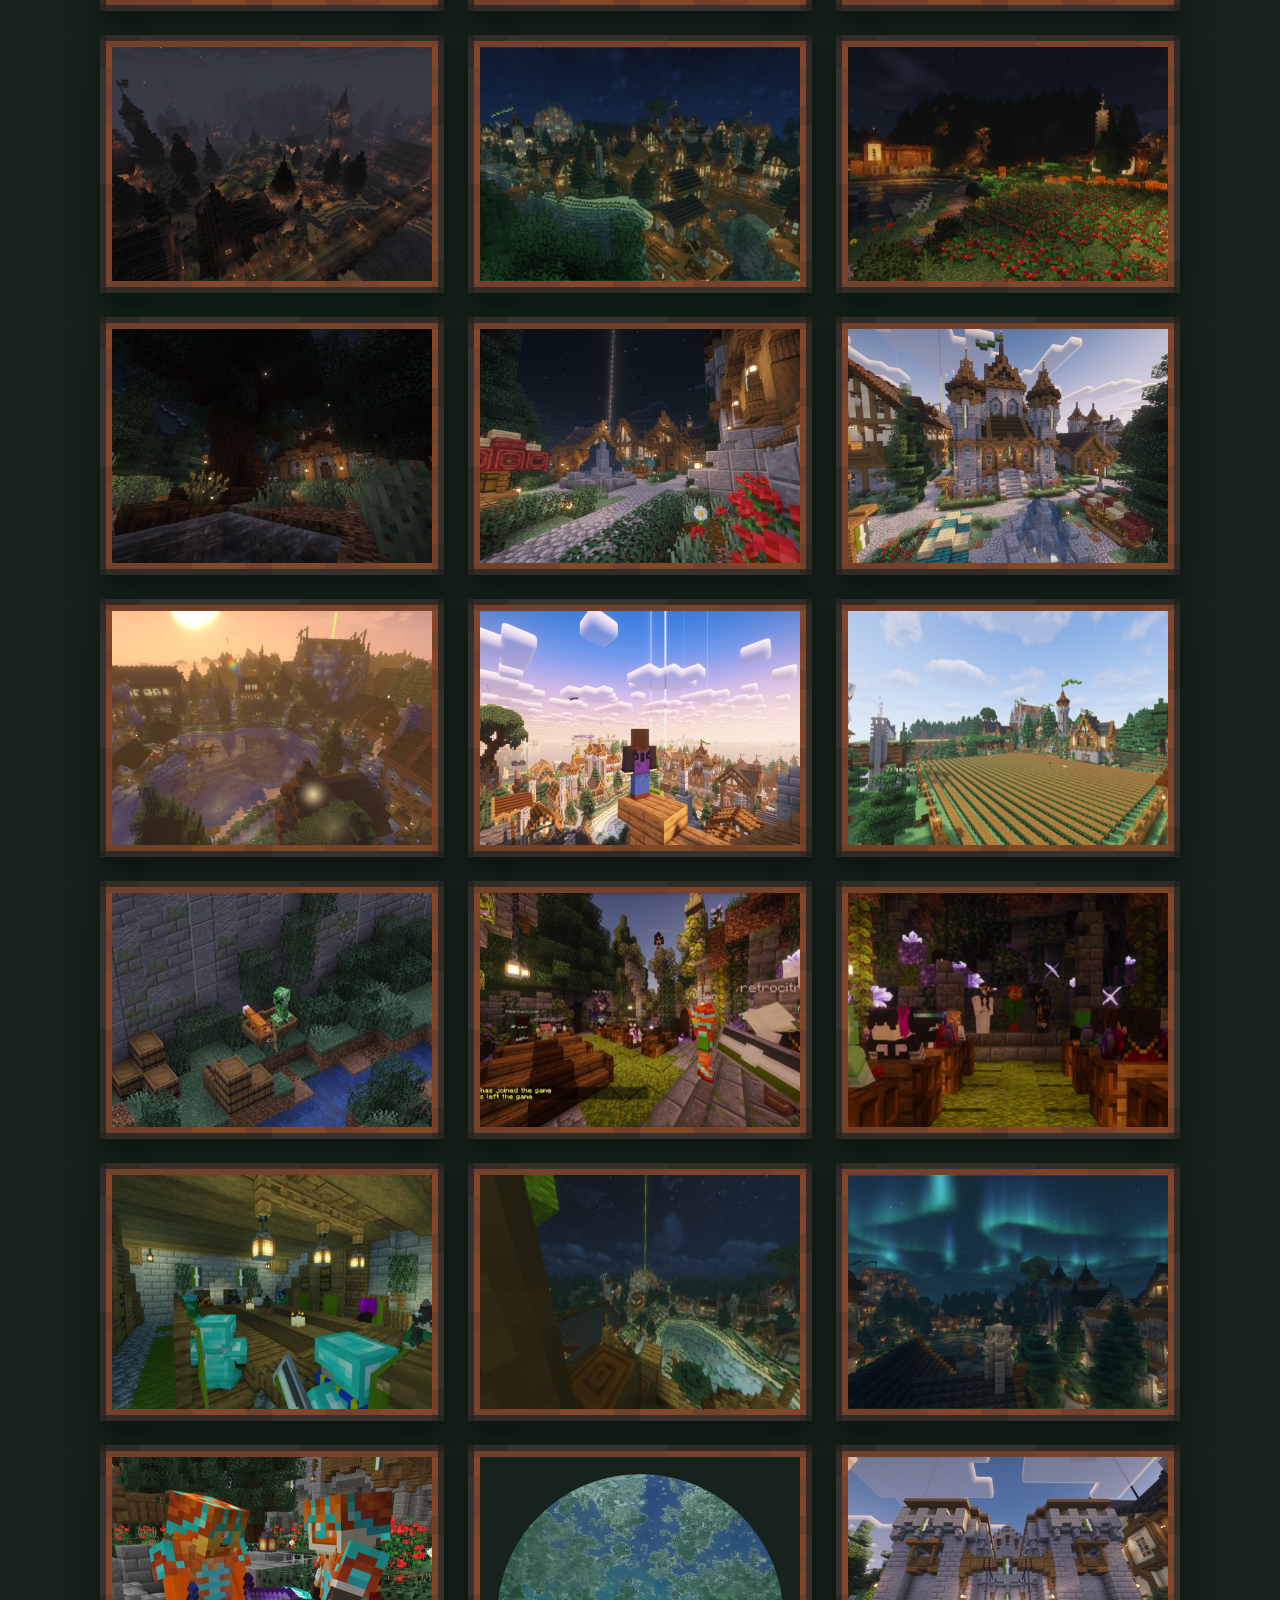
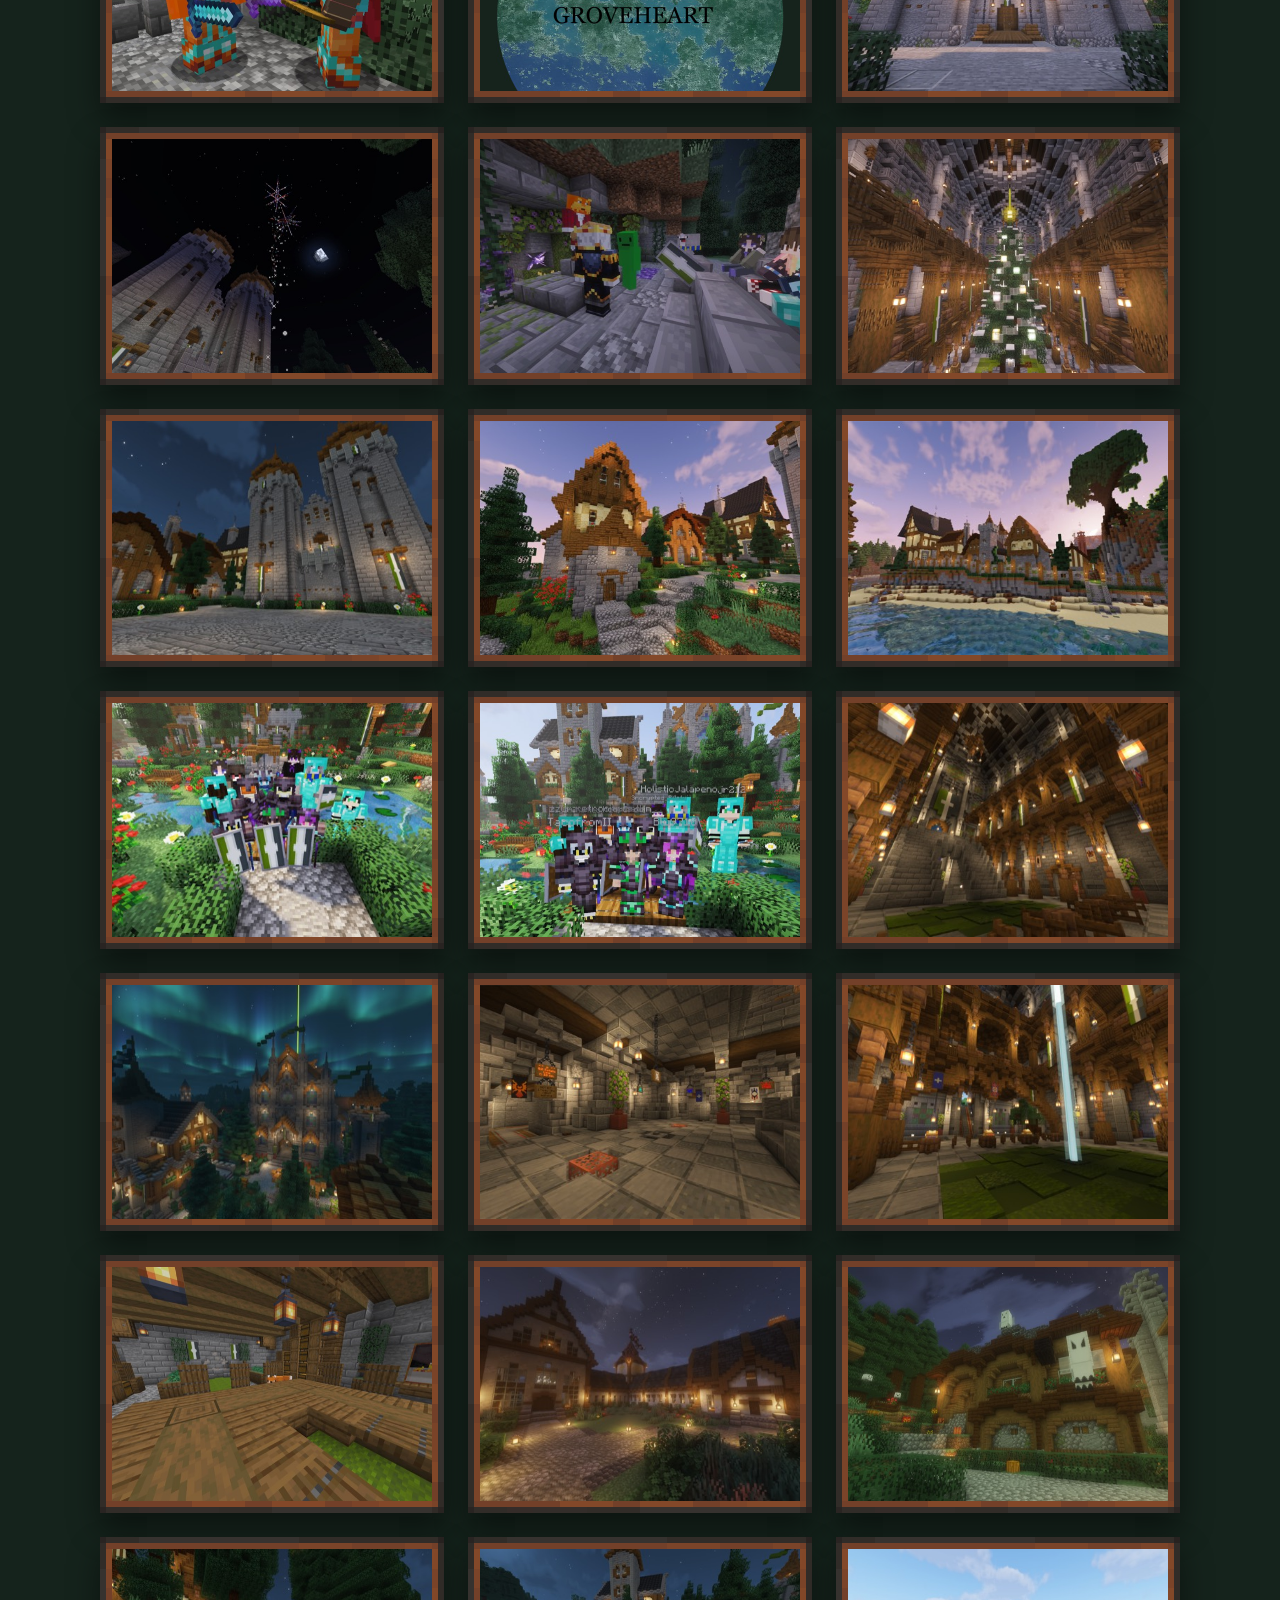
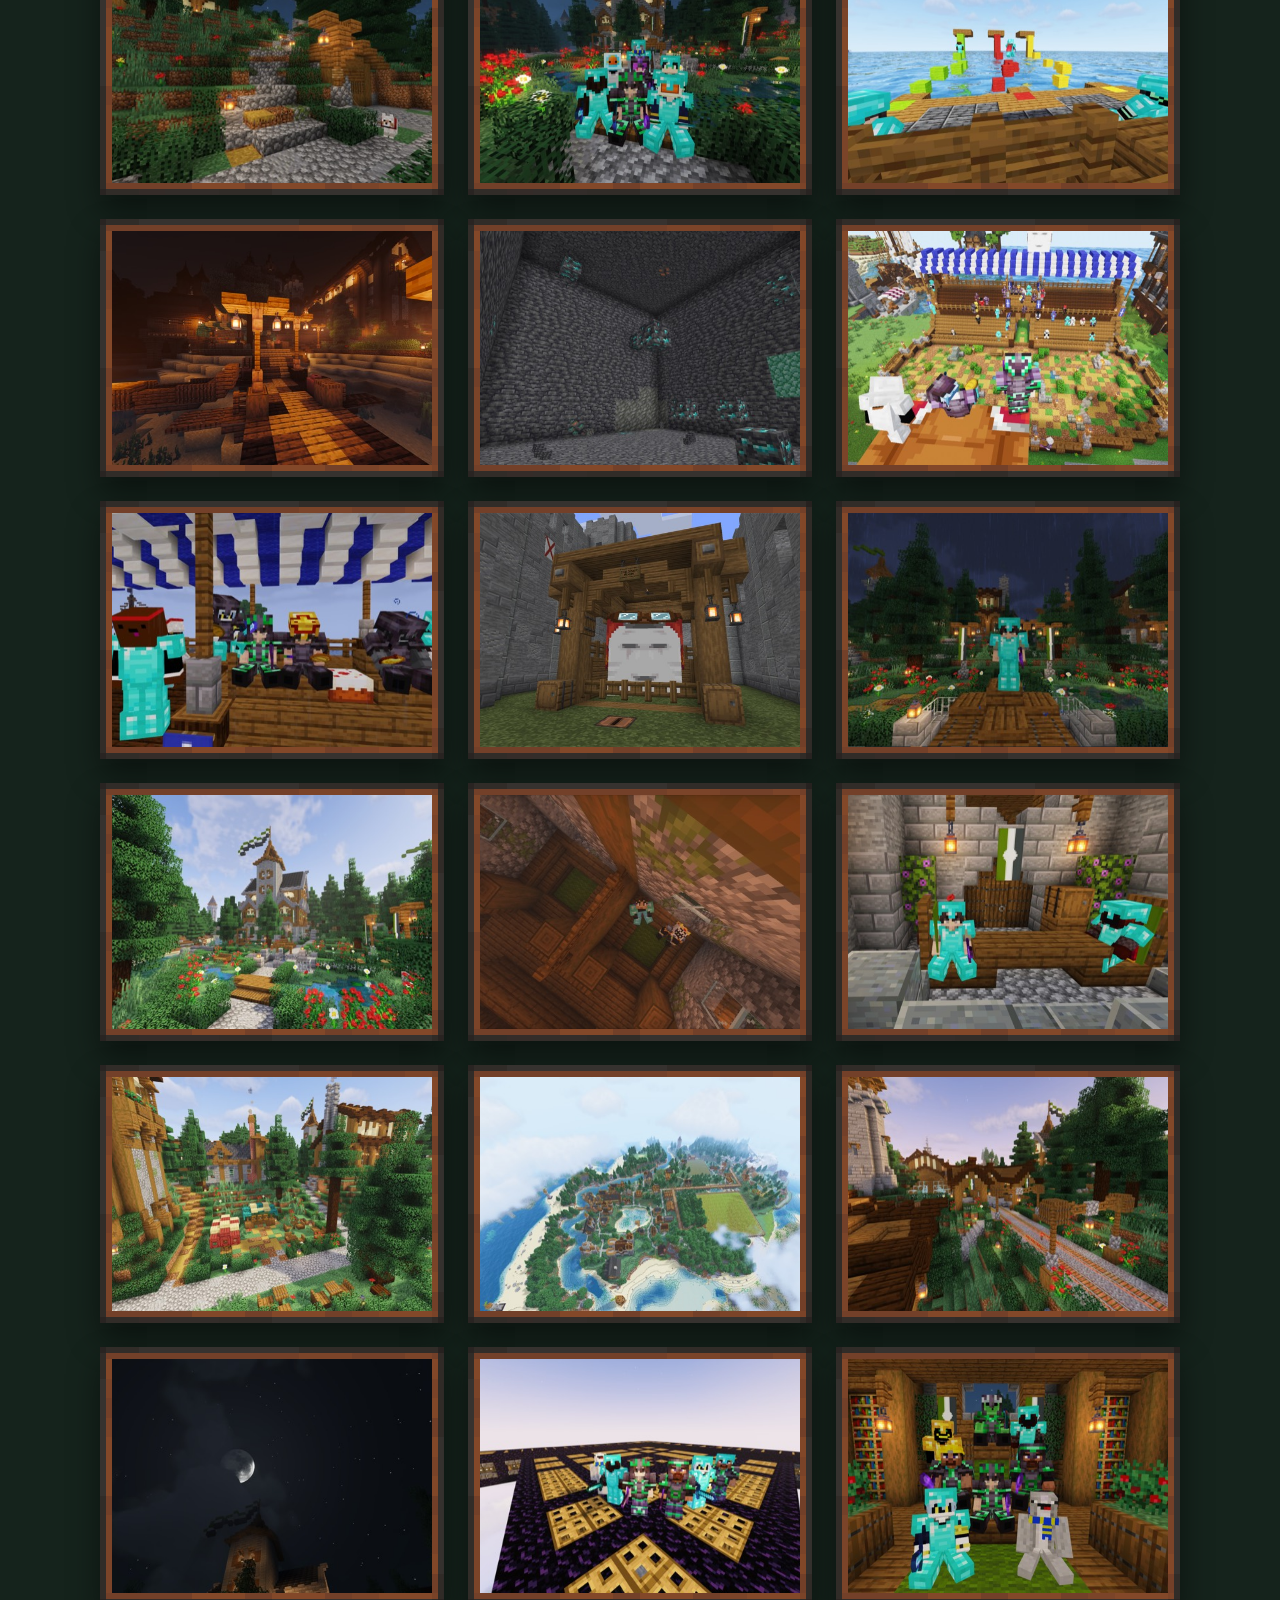
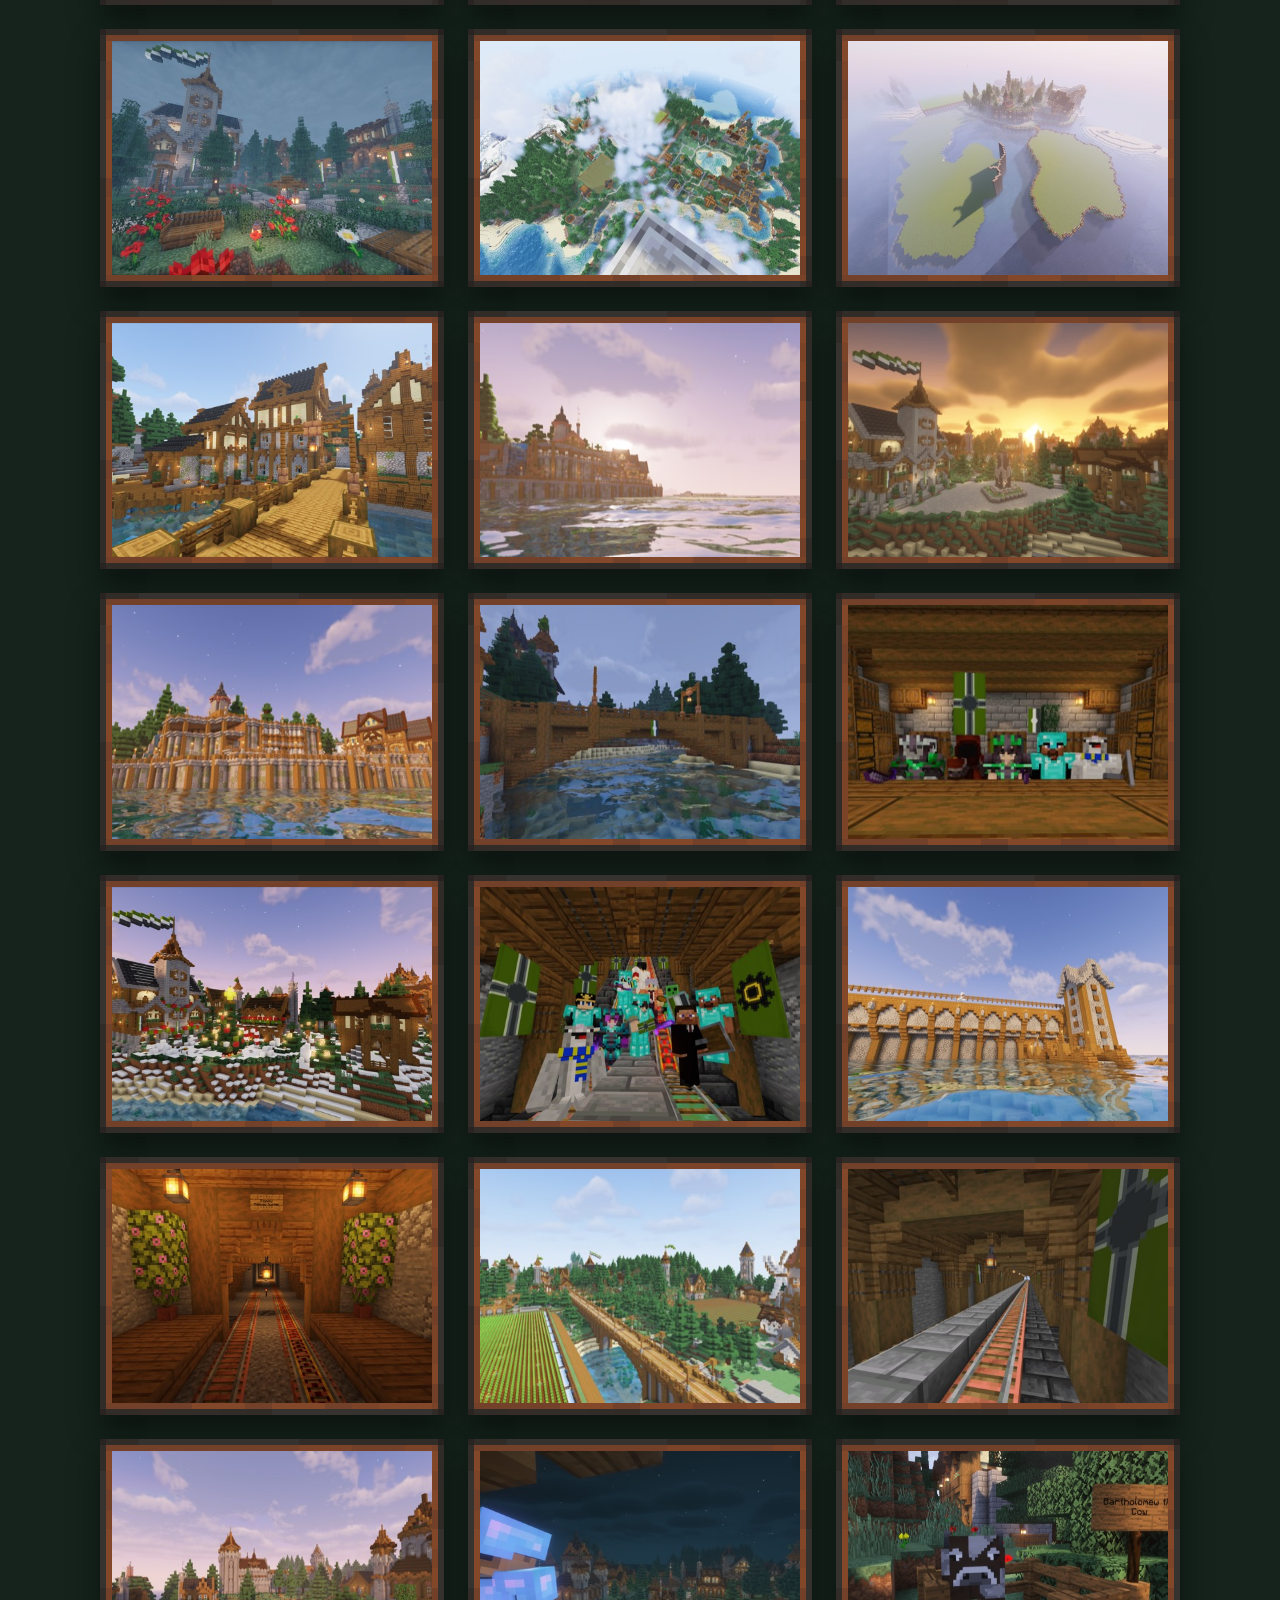
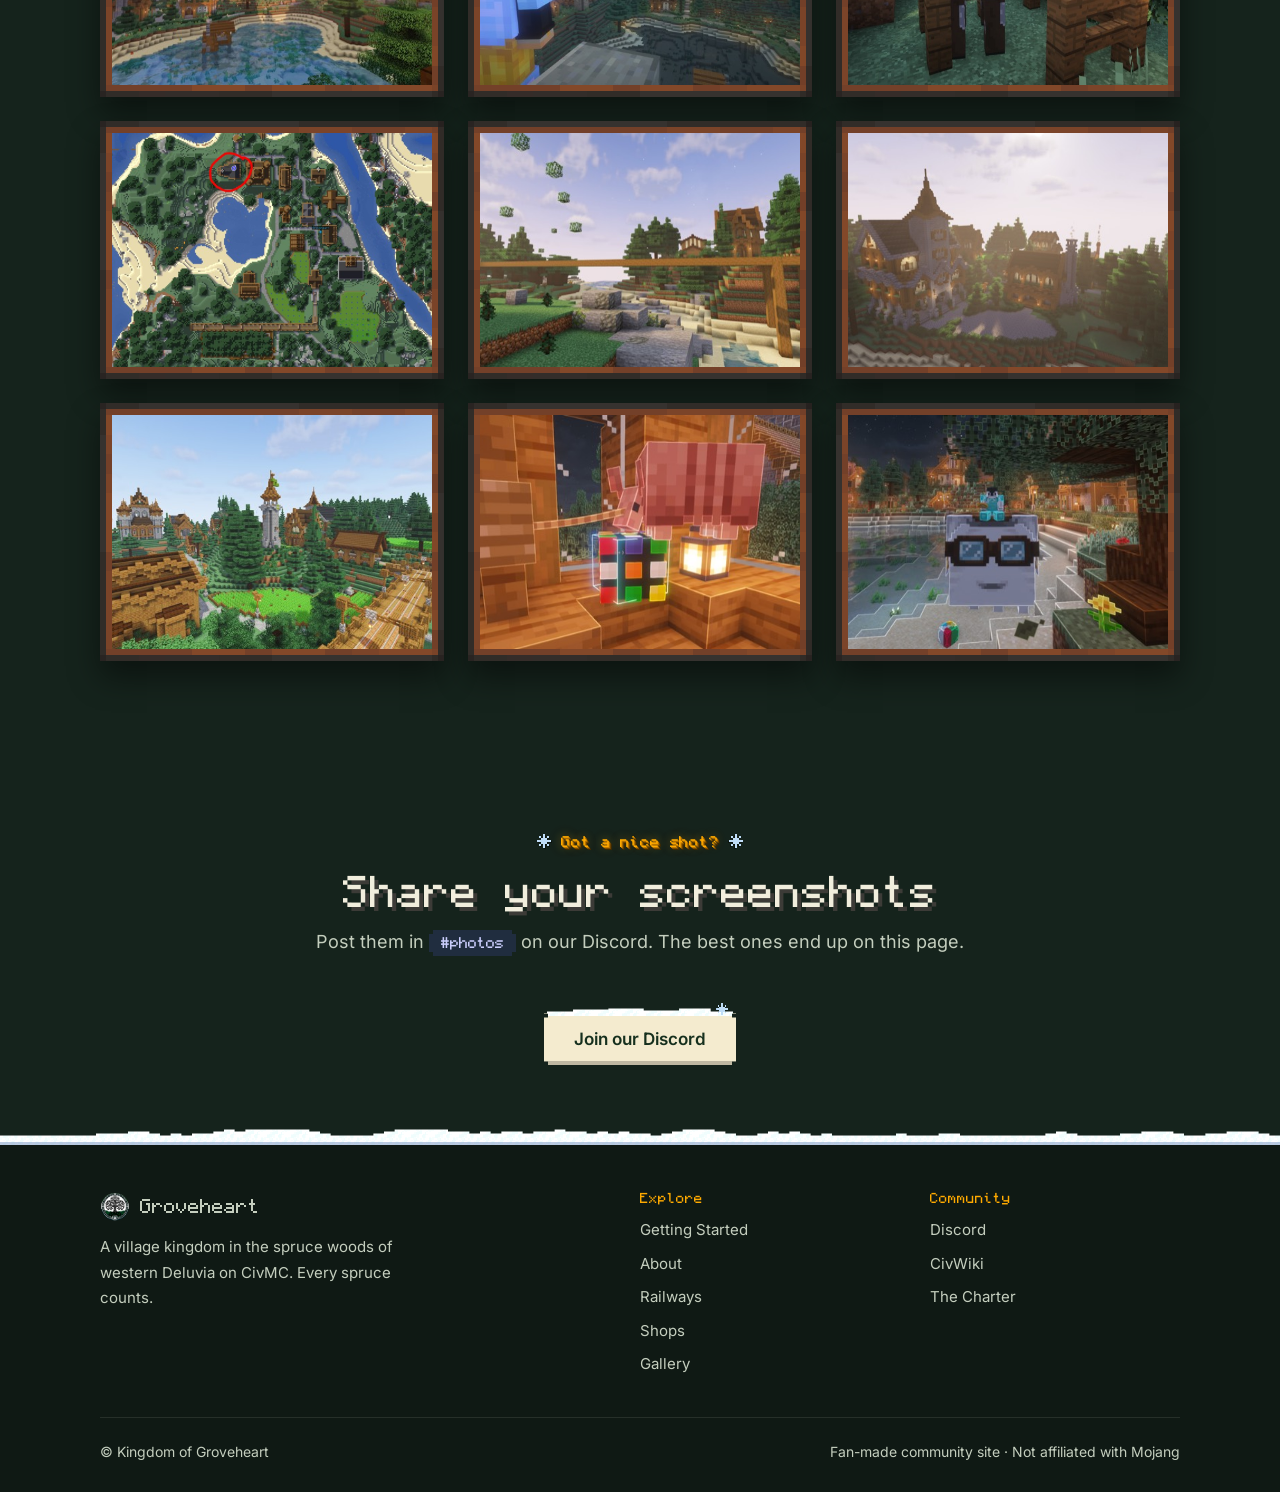
<file: gallery.html>
<!DOCTYPE html>
<html lang="en">
<head>
<meta charset="utf-8">
<meta name="viewport" content="width=device-width, initial-scale=1">
<title>Gallery · Groveheart · CivMC</title>
<meta name="description" content="Screenshots of Groveheart on CivMC: the capital, the settlements and the spruce woods.">
<link rel="canonical" href="https://groveheart.net/gallery">
<meta property="og:type" content="website">
<meta property="og:site_name" content="Groveheart">
<meta property="og:title" content="Gallery · Groveheart · CivMC">
<meta property="og:description" content="Screenshots of Groveheart on CivMC: the capital, the settlements and the spruce woods.">
<meta property="og:url" content="https://groveheart.net/gallery">
<meta property="og:image" content="https://groveheart.net/assets/gallery/48.jpg">
<meta property="og:image:alt" content="Citizens of Groveheart gathered in the capital">
<meta name="twitter:card" content="summary_large_image">
<meta name="theme-color" content="#12281D">
<link rel="icon" href="assets/emblem.png?v=100739d1">
<meta http-equiv="Content-Security-Policy" content="default-src 'self'; script-src 'self'; style-src 'self' 'unsafe-inline'; img-src 'self' data:; font-src 'self'; connect-src 'self'; object-src 'none'; base-uri 'self'; form-action 'none'; upgrade-insecure-requests">
<meta name="referrer" content="strict-origin-when-cross-origin">
<link rel="stylesheet" href="assets/css/site.css?v=33422d03">
<link rel="stylesheet" href="assets/css/themes.css?v=12858b55">
<script src="assets/js/theme.js?v=9a8b7e7a"></script>
</head>
<body>

<nav>
  <div class="wrap">
    <a class="brand" href="./"><img src="assets/emblem.png?v=100739d1" alt="">Groveheart</a>
    <ul id="menu">
      <li><a href="./">Home</a></li>
      <li><a href="getting-started">Getting Started</a></li>
      <li><a href="about">About</a></li>
      <li><a href="railways">Railways</a></li>
      <li><a href="shops">Shops</a></li>
      <li><a href="gallery" aria-current="page">Gallery</a></li>
    </ul>
    <div class="nav-end">
      <a class="btn btn-cream btn-sm" href="https://discord.gg/m4mBRJGtxk">Join Discord</a>
      <button class="menu-toggle" type="button" aria-label="Menu" aria-expanded="false" aria-controls="menu"><span></span><span></span><span></span></button>
    </div>
  </div>
</nav>

<header class="page-hero">
  <div class="wrap">
    <img class="item icon bob" src="assets/items/map.png?v=8b9534f3" alt="">
    <div class="shadow"></div>
    <div class="eyebrow">The realm</div>
    <h1>Gallery</h1>
    <p class="lead">A look around the capital, the settlements and the spruce woods in between.</p>
  </div>
</header>
<div class="stripe" aria-hidden="true"></div>

<section class="has-canopy">
  <div class="canopy" aria-hidden="true"></div>
  <div class="wrap">
    <div id="photos" class="photo-grid reveal">
      <figure><div class="map-tile">Photo coming soon</div></figure>
      <figure><div class="map-tile">Photo coming soon</div></figure>
      <figure><div class="map-tile">Photo coming soon</div></figure>
      <figure><div class="map-tile">Photo coming soon</div></figure>
      <figure><div class="map-tile">Photo coming soon</div></figure>
      <figure><div class="map-tile">Photo coming soon</div></figure>
    </div>
  </div>
</section>

<section class="tight">
  <div class="wrap">
    <div class="section-head reveal">
      <div class="kicker">Got a nice shot?</div>
      <h2>Share your screenshots</h2>
      <p>Post them in <span class="chip">#photos</span> on our Discord. The best ones end up on this page.</p>
    </div>
    <div class="btns reveal">
      <a class="btn btn-cream" href="https://discord.gg/m4mBRJGtxk">Join our Discord</a>
    </div>
  </div>
</section>

<footer>
  <div class="wrap">
    <div class="foot-grid">
      <div>
        <a class="brand" href="./"><img src="assets/emblem.png?v=100739d1" alt="">Groveheart</a>
        <p style="margin-top:12px;max-width:340px">A village kingdom in the spruce woods of western Deluvia on CivMC. Every spruce counts.</p>
      </div>
      <div>
        <h4>Explore</h4>
        <ul>
          <li><a href="getting-started">Getting Started</a></li>
          <li><a href="about">About</a></li>
          <li><a href="railways">Railways</a></li>
          <li><a href="shops">Shops</a></li>
          <li><a href="gallery">Gallery</a></li>
        </ul>
      </div>
      <div>
        <h4>Community</h4>
        <ul>
          <li><a href="https://discord.gg/m4mBRJGtxk">Discord</a></li>
          <li><a href="https://civwiki.org/wiki/Groveheart">CivWiki</a></li>
          <li><a href="https://docs.google.com/document/d/1GsnMtfS-tb5eFH0bBAYprmJq8tW-4tsJ6E7W6b62yhg/">The Charter</a></li>
        </ul>
      </div>
    </div>
    <div class="foot-bottom">
      <span>© Kingdom of Groveheart</span>
      <span>Fan-made community site · Not affiliated with Mojang</span>
    </div>
  </div>
</footer>

<script src="assets/js/site.js?v=0b31c0ca"></script>
<script src="assets/js/gallery.js?v=25558426"></script>
</body>
</html>
</file>
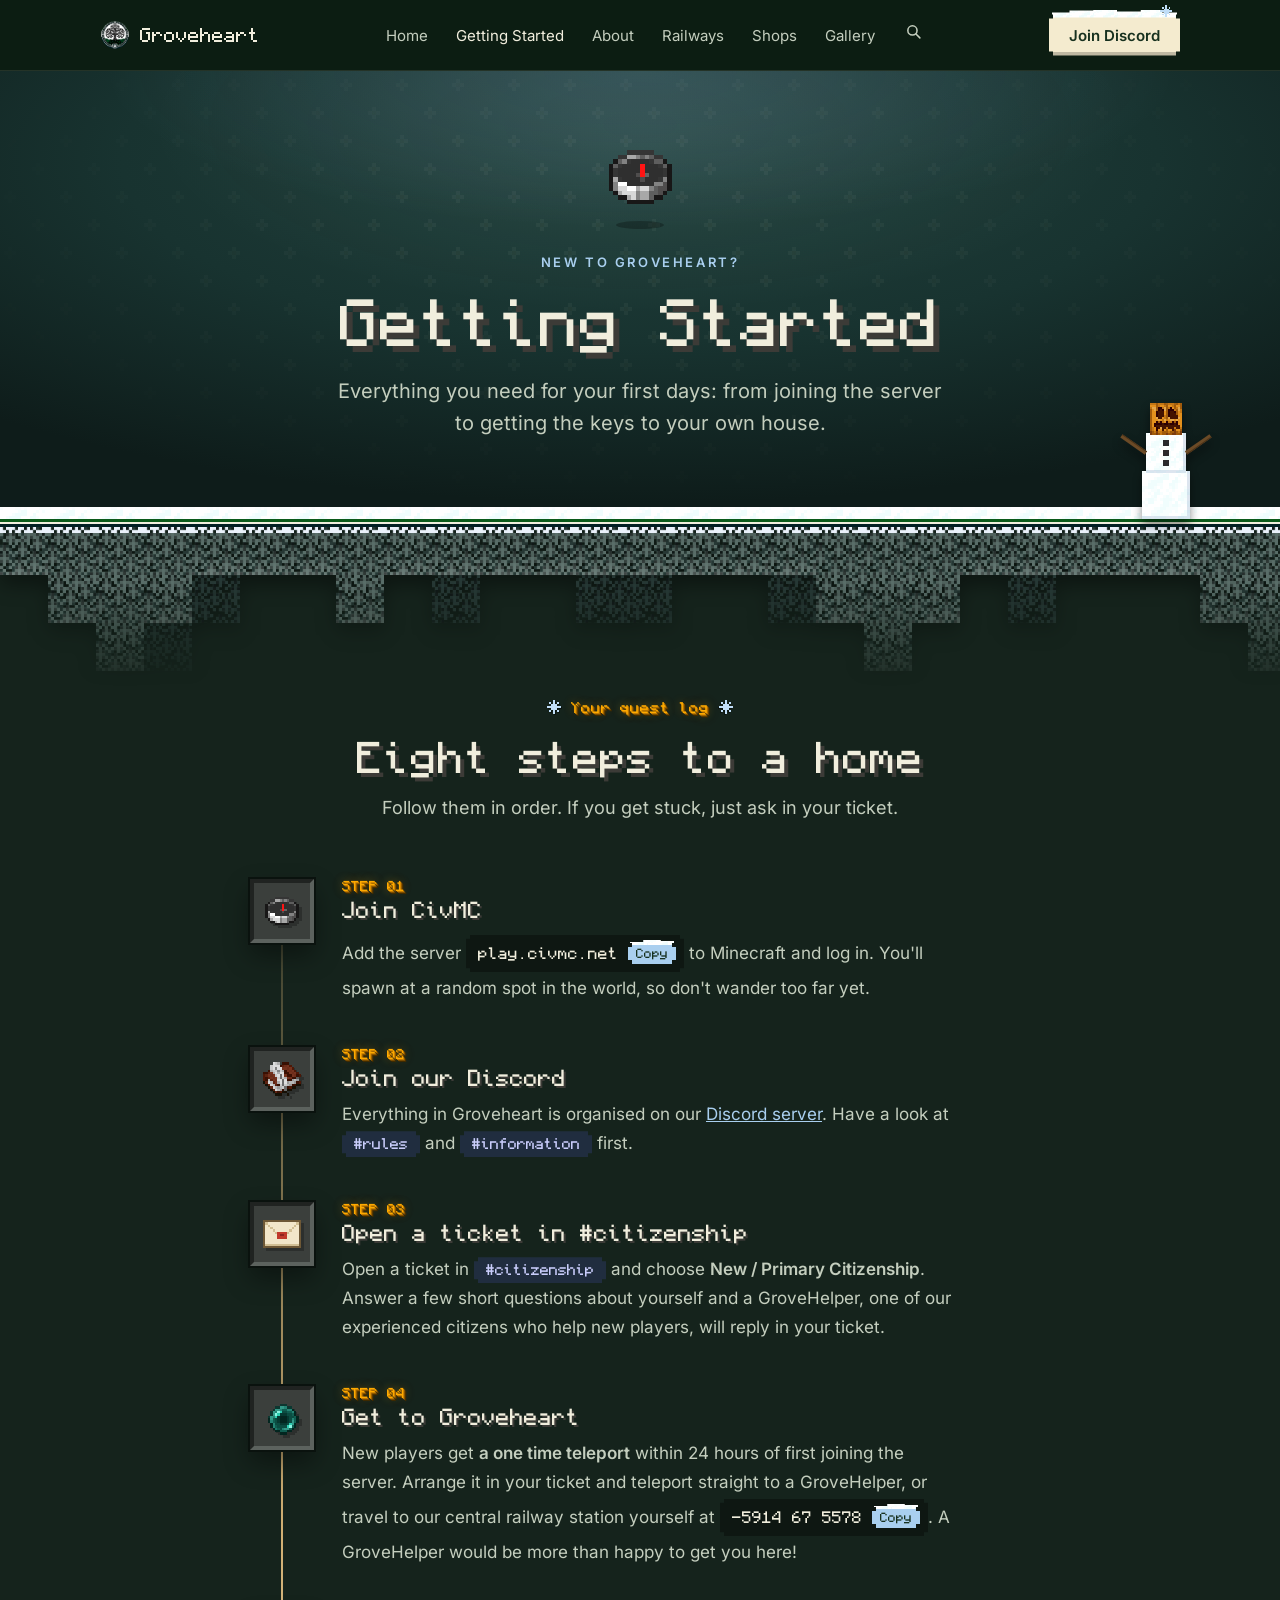
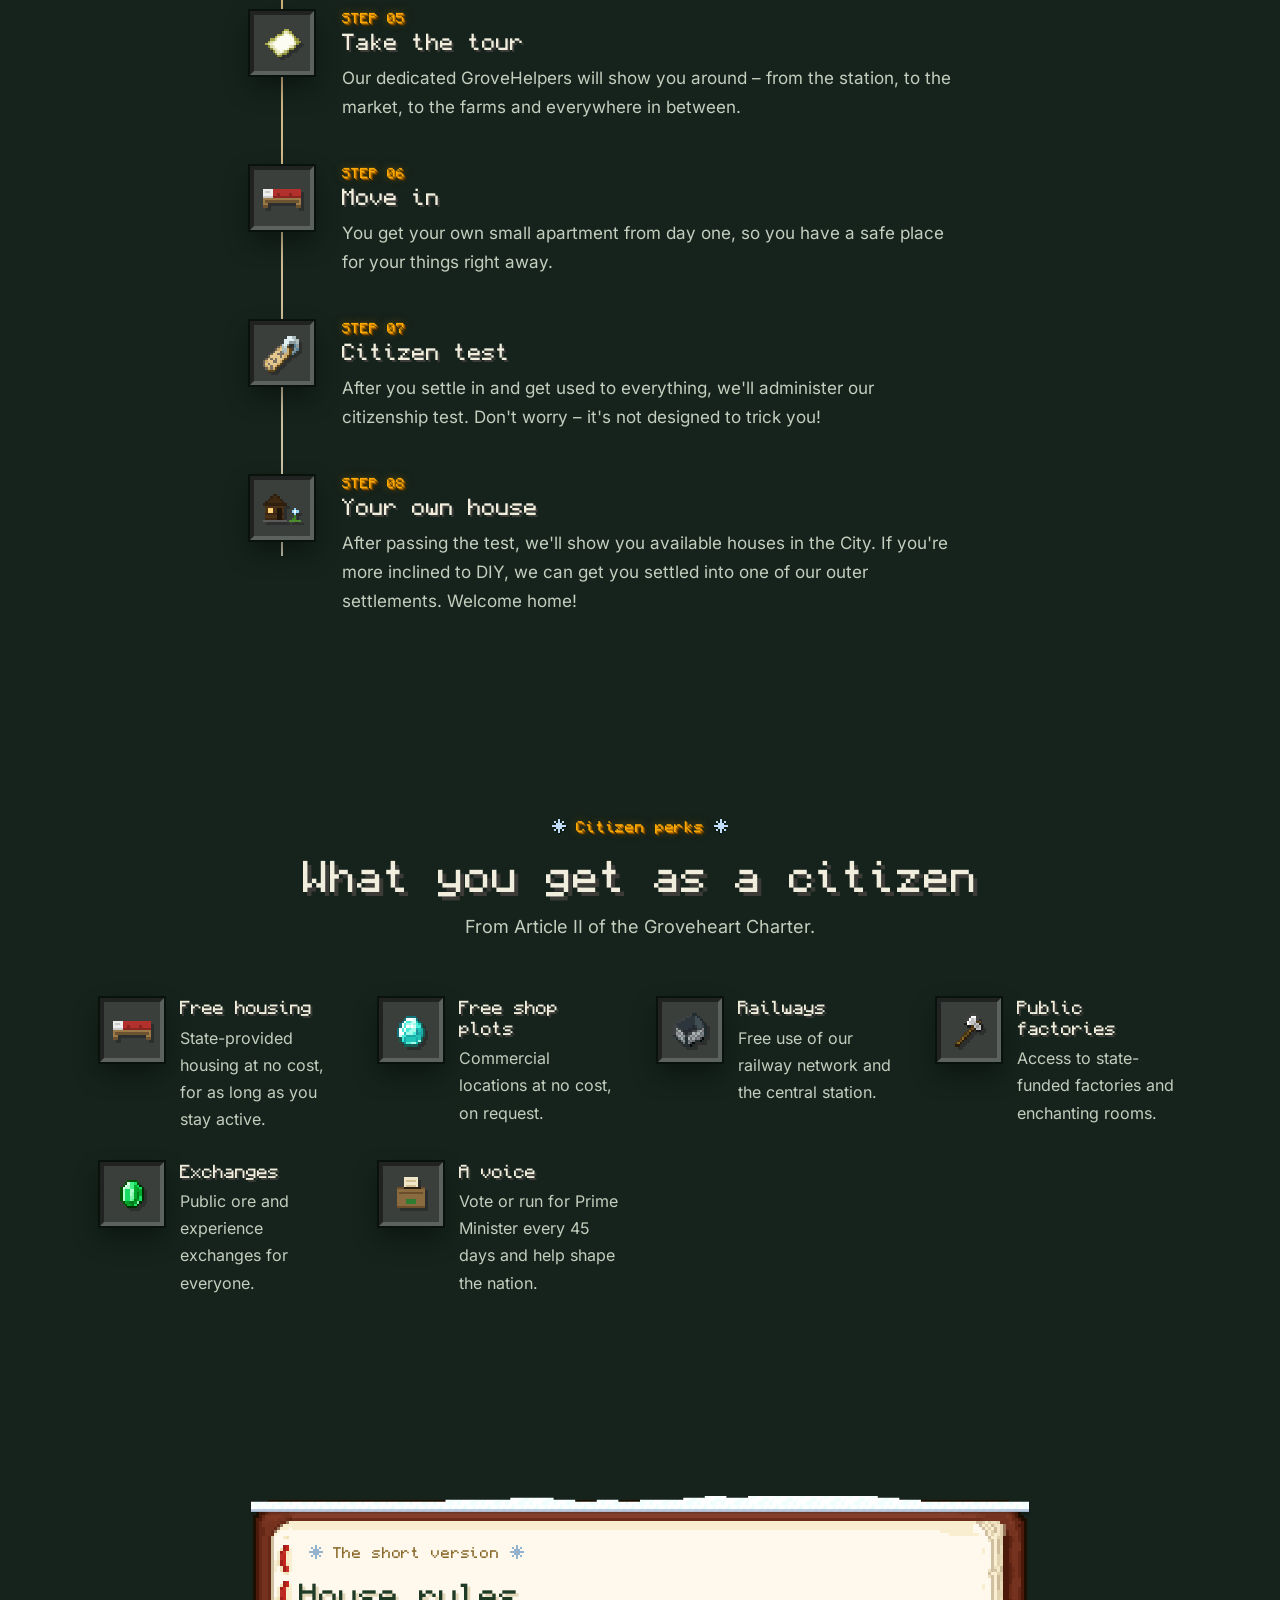
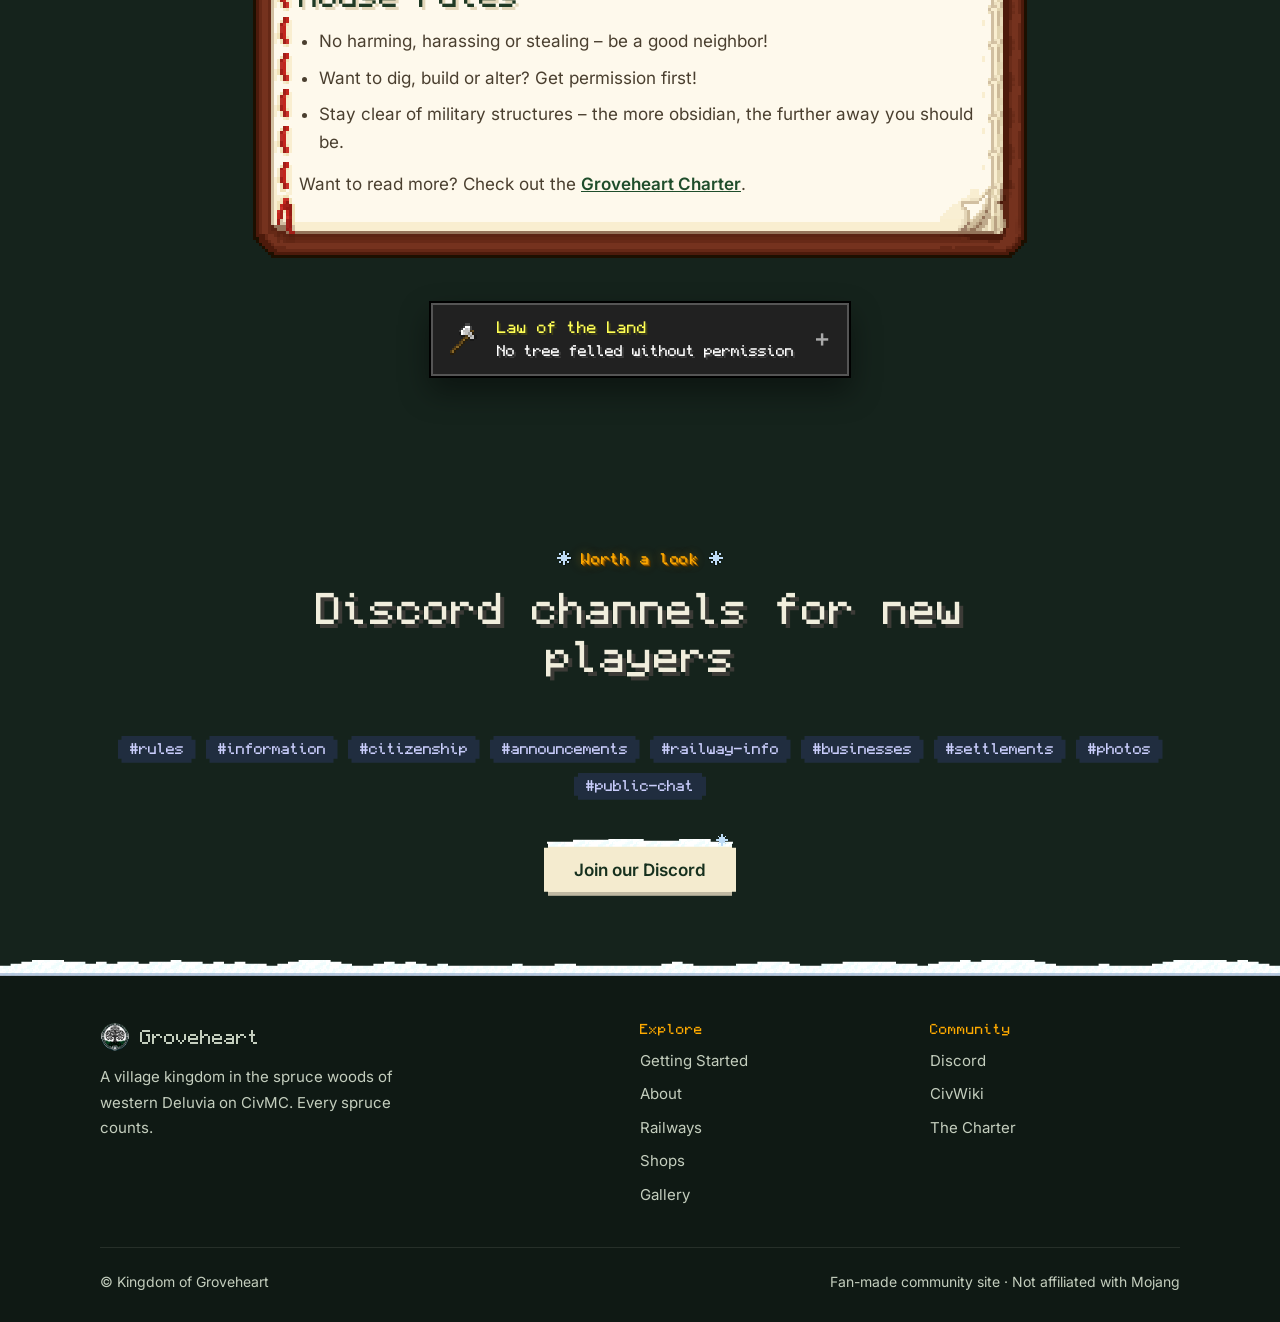
<file: getting-started.html>
<!DOCTYPE html>
<html lang="en">
<head>
<meta charset="utf-8">
<meta name="viewport" content="width=device-width, initial-scale=1">
<title>Getting Started · Groveheart · CivMC</title>
<meta name="description" content="How to join Groveheart on CivMC: join the server and Discord, open a citizenship ticket, get your apartment and later your own house.">
<link rel="canonical" href="https://groveheart.net/getting-started">
<meta property="og:type" content="website">
<meta property="og:site_name" content="Groveheart">
<meta property="og:title" content="Getting Started · Groveheart · CivMC">
<meta property="og:description" content="How to join Groveheart on CivMC: join the server and Discord, open a citizenship ticket, get your apartment and later your own house.">
<meta property="og:url" content="https://groveheart.net/getting-started">
<meta property="og:image" content="https://groveheart.net/assets/gallery/48.jpg">
<meta property="og:image:alt" content="Citizens of Groveheart gathered in the capital">
<meta name="twitter:card" content="summary_large_image">
<meta name="theme-color" content="#12281D">
<link rel="icon" href="assets/emblem.png?v=100739d1">
<meta http-equiv="Content-Security-Policy" content="default-src 'self'; script-src 'self'; style-src 'self' 'unsafe-inline'; img-src 'self' data:; font-src 'self'; connect-src 'self'; object-src 'none'; base-uri 'self'; form-action 'none'; upgrade-insecure-requests">
<meta name="referrer" content="strict-origin-when-cross-origin">
<link rel="stylesheet" href="assets/css/site.css?v=33422d03">
<link rel="stylesheet" href="assets/css/themes.css?v=12858b55">
<script src="assets/js/theme.js?v=9a8b7e7a"></script>
</head>
<body>

<nav>
  <div class="wrap">
    <a class="brand" href="./"><img src="assets/emblem.png?v=100739d1" alt="">Groveheart</a>
    <ul id="menu">
      <li><a href="./">Home</a></li>
      <li><a href="getting-started" aria-current="page">Getting Started</a></li>
      <li><a href="about">About</a></li>
      <li><a href="railways">Railways</a></li>
      <li><a href="shops">Shops</a></li>
      <li><a href="gallery">Gallery</a></li>
    </ul>
    <div class="nav-end">
      <a class="btn btn-cream btn-sm" href="https://discord.gg/m4mBRJGtxk">Join Discord</a>
      <button class="menu-toggle" type="button" aria-label="Menu" aria-expanded="false" aria-controls="menu"><span></span><span></span><span></span></button>
    </div>
  </div>
</nav>

<header class="page-hero">
  <div class="wrap">
    <img class="item icon bob" src="assets/items/compass.png?v=847b4b99" alt="">
    <div class="shadow"></div>
    <div class="eyebrow">New to Groveheart?</div>
    <h1>Getting Started</h1>
    <p class="lead">Everything you need for your first days: from joining the server to getting the keys to your own house.</p>
  </div>
</header>
<div class="stripe" aria-hidden="true"></div>

<section class="has-canopy">
  <div class="canopy" aria-hidden="true"></div>
  <div class="wrap narrow">
    <div class="section-head reveal">
      <div class="kicker">Your quest log</div>
      <h2>Eight steps to a home</h2>
      <p>Follow them in order. If you get stuck, just ask in your ticket.</p>
    </div>
    <ol class="quest">
      <li class="reveal">
        <div class="node sm"><img class="item icon" src="assets/items/compass.png?v=847b4b99" alt=""></div>
        <div><div class="num">STEP 01</div><h3>Join CivMC</h3><p>Add the server <span class="coords">play.civmc.net <button class="copy" type="button" data-copy="play.civmc.net">Copy</button></span> to Minecraft and log in. You'll spawn at a random spot in the world, so don't wander too far yet.</p></div>
      </li>
      <li class="reveal">
        <div class="node sm"><img class="item icon" src="assets/items/writable_book.png?v=1687e3e2" alt=""></div>
        <div><div class="num">STEP 02</div><h3>Join our Discord</h3><p>Everything in Groveheart is organised on our <a href="https://discord.gg/m4mBRJGtxk">Discord server</a>. Have a look at <span class="chip">#rules</span> and <span class="chip">#information</span> first.</p></div>
      </li>
      <li class="reveal">
        <div class="node sm"><span class="icon" data-pix="letter"></span></div>
        <div><div class="num">STEP 03</div><h3>Open a ticket in #citizenship</h3><p>Open a ticket in <span class="chip">#citizenship</span> and choose <strong>New / Primary Citizenship</strong>. Answer a few short questions about yourself and a GroveHelper, one of our experienced citizens who help new players, will reply in your ticket.</p></div>
      </li>
      <li class="reveal">
        <div class="node sm"><img class="item icon" src="assets/items/ender_pearl.png?v=2e05a961" alt=""></div>
        <div><div class="num">STEP 04</div><h3>Get to Groveheart</h3><p>New players get <strong>a one time teleport</strong> within 24 hours of first joining the server. Arrange it in your ticket and teleport straight to a GroveHelper, or travel to our central railway station yourself at <span class="coords">-5914 67 5578 <button class="copy" type="button" data-copy="-5914 67 5578">Copy</button></span>. A GroveHelper would be more than happy to get you here!</p></div>
      </li>
      <li class="reveal">
        <div class="node sm"><img class="item icon" src="assets/items/map.png?v=8b9534f3" alt=""></div>
        <div><div class="num">STEP 05</div><h3>Take the tour</h3><p>Our dedicated GroveHelpers will show you around &ndash; from the station, to the market, to the farms and everywhere in between.</p></div>
      </li>
      <li class="reveal">
        <div class="node sm"><span class="icon" data-pix="bed"></span></div>
        <div><div class="num">STEP 06</div><h3>Move in</h3><p>You get your own small apartment from day one, so you have a safe place for your things right away.</p></div>
      </li>
      <li class="reveal">
        <div class="node sm"><img class="item icon" src="assets/items/name_tag.png?v=fc09e0a4" alt=""></div>
        <div><div class="num">STEP 07</div><h3>Citizen test</h3><p>After you settle in and get used to everything, we'll administer our citizenship test. Don't worry &ndash; it's not designed to trick you!</p></div>
      </li>
      <li class="reveal">
        <div class="node sm"><span class="icon" data-pix="hut"></span></div>
        <div><div class="num">STEP 08</div><h3>Your own house</h3><p>After passing the test, we'll show you available houses in the City. If you're more inclined to DIY, we can get you settled into one of our outer settlements. Welcome home!</p></div>
      </li>
    </ol>
  </div>
</section>

<section>
  <div class="wrap">
    <div class="section-head reveal">
      <div class="kicker">Citizen perks</div>
      <h2>What you get as a citizen</h2>
      <p>From Article II of the Groveheart Charter.</p>
    </div>
    <div class="icon-list">
      <div class="reveal" style="--d:0.00s"><div class="node sm"><span class="icon" data-pix="bed"></span></div><div><h3>Free housing</h3><p>State-provided housing at no cost, for as long as you stay active.</p></div></div>
      <div class="reveal" style="--d:0.06s"><div class="node sm"><img class="item icon" src="assets/items/diamond.png?v=2c9d0222" alt=""></div><div><h3>Free shop plots</h3><p>Commercial locations at no cost, on request.</p></div></div>
      <div class="reveal" style="--d:0.12s"><div class="node sm"><img class="item icon" src="assets/items/minecart.png?v=5b74c7ed" alt=""></div><div><h3>Railways</h3><p>Free use of our railway network and the central station.</p></div></div>
      <div class="reveal" style="--d:0.18s"><div class="node sm"><img class="item icon" src="assets/items/iron_axe.png?v=aba84ee1" alt=""></div><div><h3>Public factories</h3><p>Access to state-funded factories and enchanting rooms.</p></div></div>
      <div class="reveal" style="--d:0.24s"><div class="node sm"><img class="item icon" src="assets/items/emerald.png?v=b2b9eaef" alt=""></div><div><h3>Exchanges</h3><p>Public ore and experience exchanges for everyone.</p></div></div>
      <div class="reveal" style="--d:0.30s"><div class="node sm"><span class="icon" data-pix="ballot"></span></div><div><h3>A voice</h3><p>Vote or run for Prime Minister every 45 days and help shape the nation.</p></div></div>
    </div>
  </div>
</section>

<section>
  <div class="wrap narrow">
    <div class="book reveal rules-book">
      <div class="kicker">The short version</div>
      <h2>House rules</h2>
      <ul>
        <li>No harming, harassing or stealing &ndash; be a good neighbor!</li>
        <li>Want to dig, build or alter? Get permission first!</li>
        <li>Stay clear of military structures &ndash; the more obsidian, the further away you should be.</li>
      </ul>
      <p class="book-foot">Want to read more? Check out the <a href="https://docs.google.com/document/d/1GsnMtfS-tb5eFH0bBAYprmJq8tW-4tsJ6E7W6b62yhg/">Groveheart Charter</a>.</p>
    </div>
    <div class="center reveal">
      <div class="law">
        <button class="toast" type="button" aria-expanded="false" aria-controls="law-more">
          <img class="item" src="assets/items/iron_axe.png?v=aba84ee1" alt="">
          <span><span class="toast-title">Law of the Land</span><span class="toast-text">No tree felled without permission</span></span>
          <span class="toast-hint" aria-hidden="true">+</span>
        </button>
        <div class="tooltip" id="law-more">
          <div class="tt-title">Law of the Land</div>
          <p>Every tree is protected in Groveheart. Building, digging or renovating outside of your own house requires permission from the King &ndash; we want to keep Groveheart beautiful!</p>
          <p class="tt-foot">Groveheart Charter, Article III</p>
        </div>
      </div>
    </div>
  </div>
</section>

<section class="tight">
  <div class="wrap">
    <div class="section-head reveal">
      <div class="kicker">Worth a look</div>
      <h2>Discord channels for new players</h2>
    </div>
    <div class="chips reveal">
      <span class="chip">#rules</span><span class="chip">#information</span><span class="chip">#citizenship</span>
      <span class="chip">#announcements</span><span class="chip">#railway-info</span><span class="chip">#businesses</span>
      <span class="chip">#settlements</span><span class="chip">#photos</span><span class="chip">#public-chat</span>
    </div>
    <div class="btns reveal" style="margin-top:44px">
      <a class="btn btn-cream" href="https://discord.gg/m4mBRJGtxk">Join our Discord</a>
    </div>
  </div>
</section>

<footer>
  <div class="wrap">
    <div class="foot-grid">
      <div>
        <a class="brand" href="./"><img src="assets/emblem.png?v=100739d1" alt="">Groveheart</a>
        <p style="margin-top:12px;max-width:340px">A village kingdom in the spruce woods of western Deluvia on CivMC. Every spruce counts.</p>
      </div>
      <div>
        <h4>Explore</h4>
        <ul>
          <li><a href="getting-started">Getting Started</a></li>
          <li><a href="about">About</a></li>
          <li><a href="railways">Railways</a></li>
          <li><a href="shops">Shops</a></li>
          <li><a href="gallery">Gallery</a></li>
        </ul>
      </div>
      <div>
        <h4>Community</h4>
        <ul>
          <li><a href="https://discord.gg/m4mBRJGtxk">Discord</a></li>
          <li><a href="https://civwiki.org/wiki/Groveheart">CivWiki</a></li>
          <li><a href="https://docs.google.com/document/d/1GsnMtfS-tb5eFH0bBAYprmJq8tW-4tsJ6E7W6b62yhg/">The Charter</a></li>
        </ul>
      </div>
    </div>
    <div class="foot-bottom">
      <span>© Kingdom of Groveheart</span>
      <span>Fan-made community site · Not affiliated with Mojang</span>
    </div>
  </div>
</footer>

<script src="assets/js/site.js?v=0b31c0ca"></script>
</body>
</html>
</file>
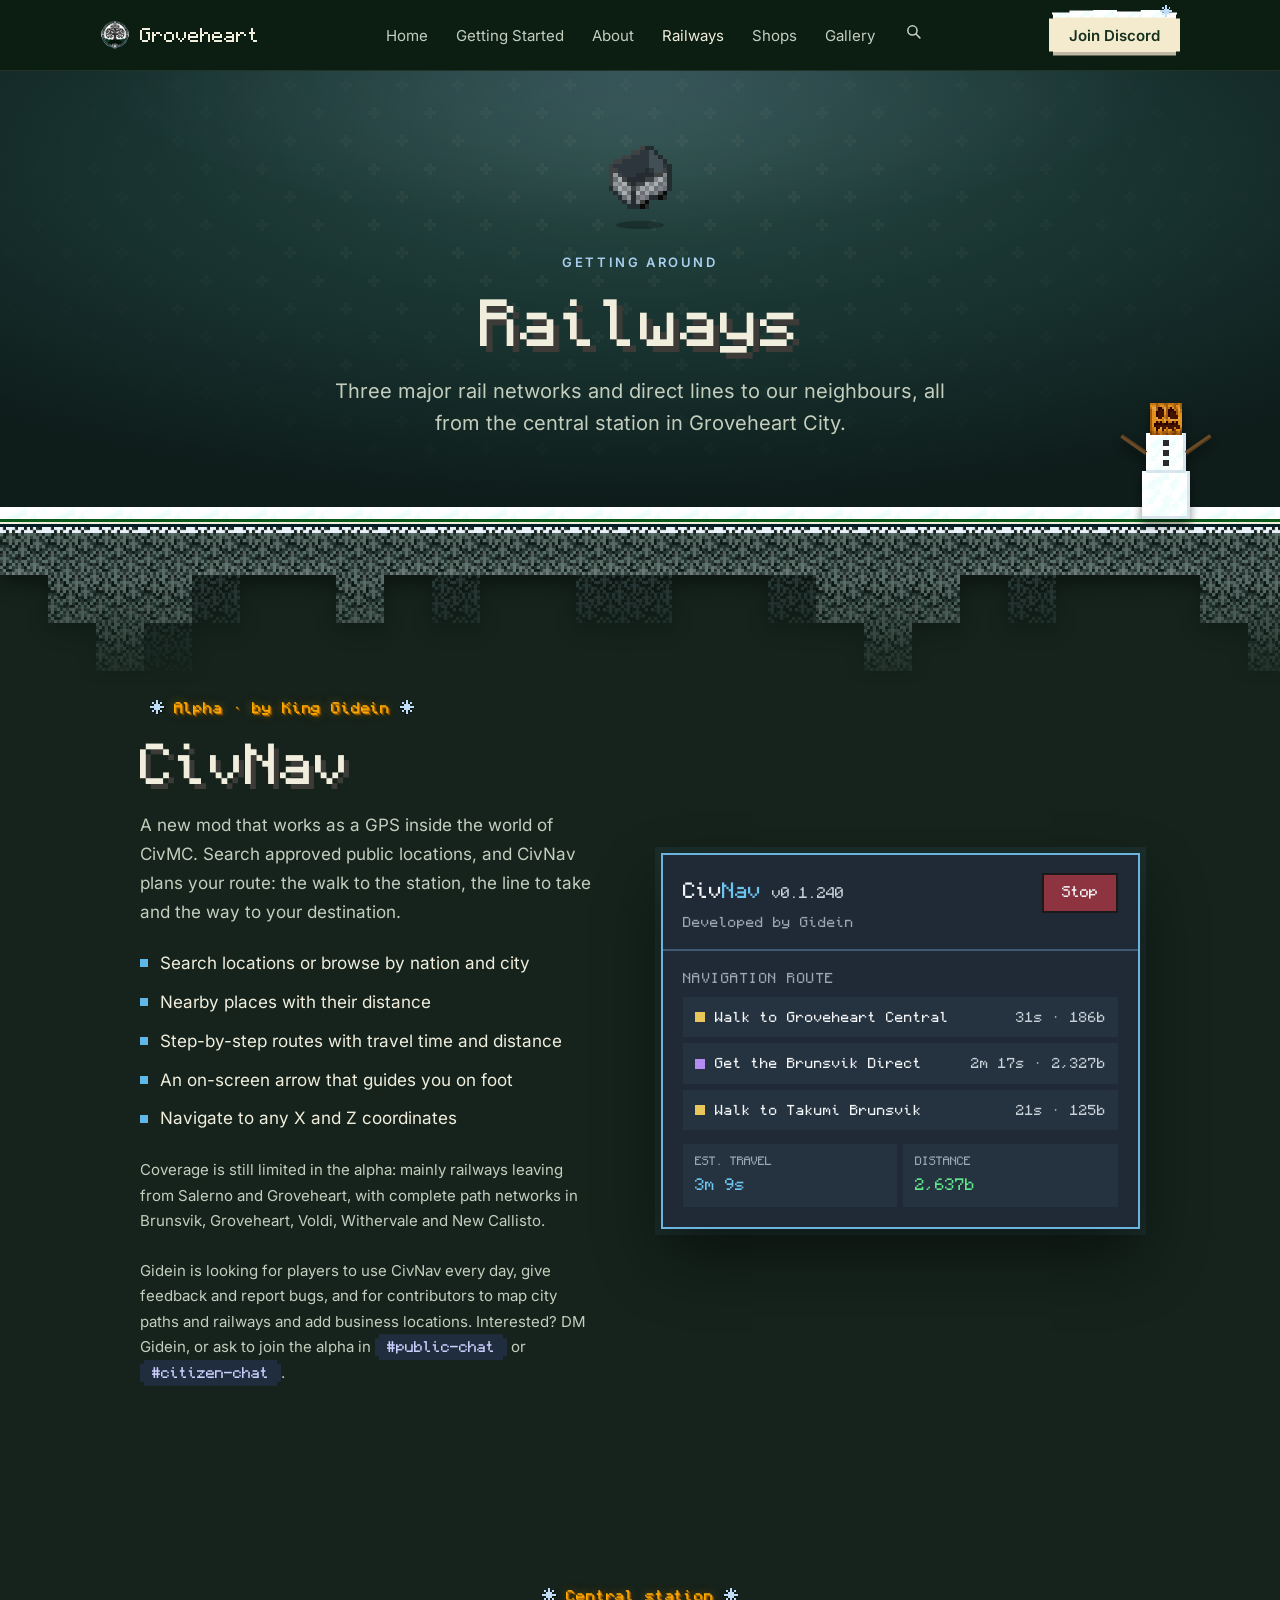
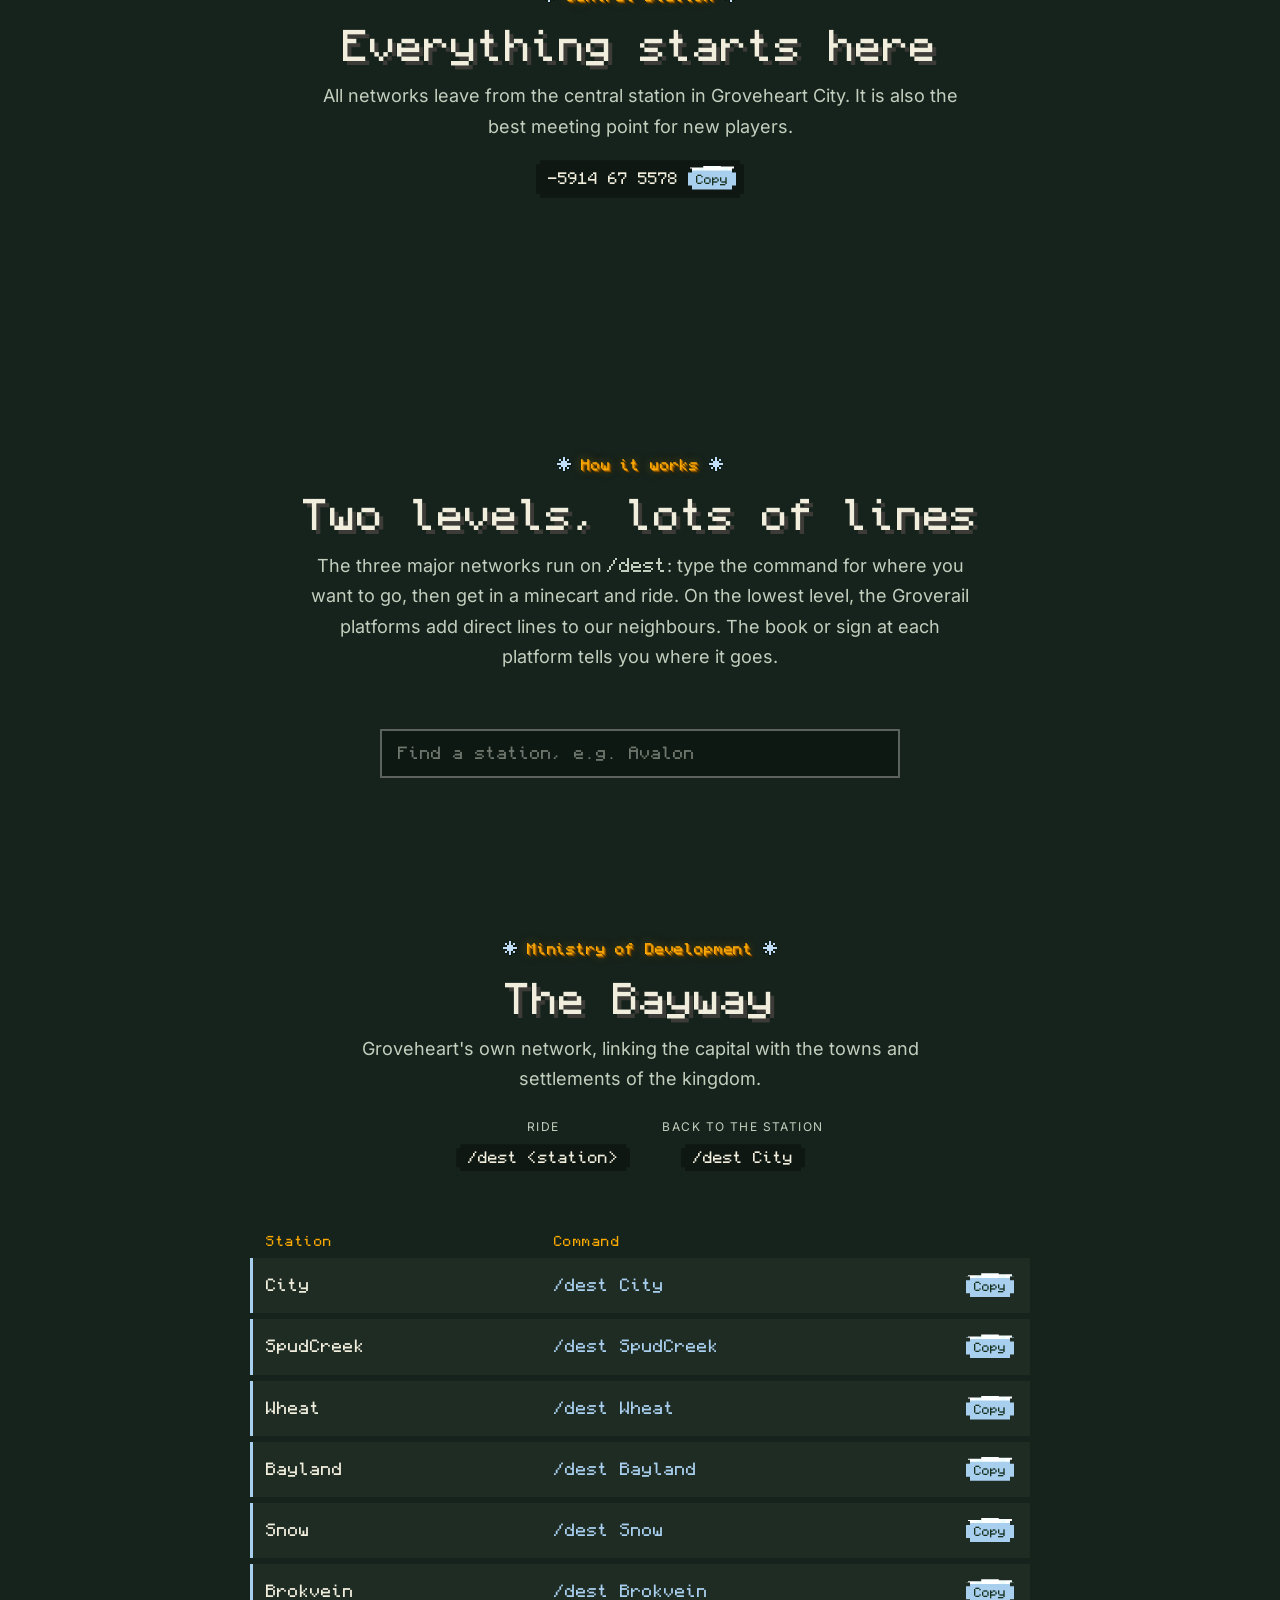
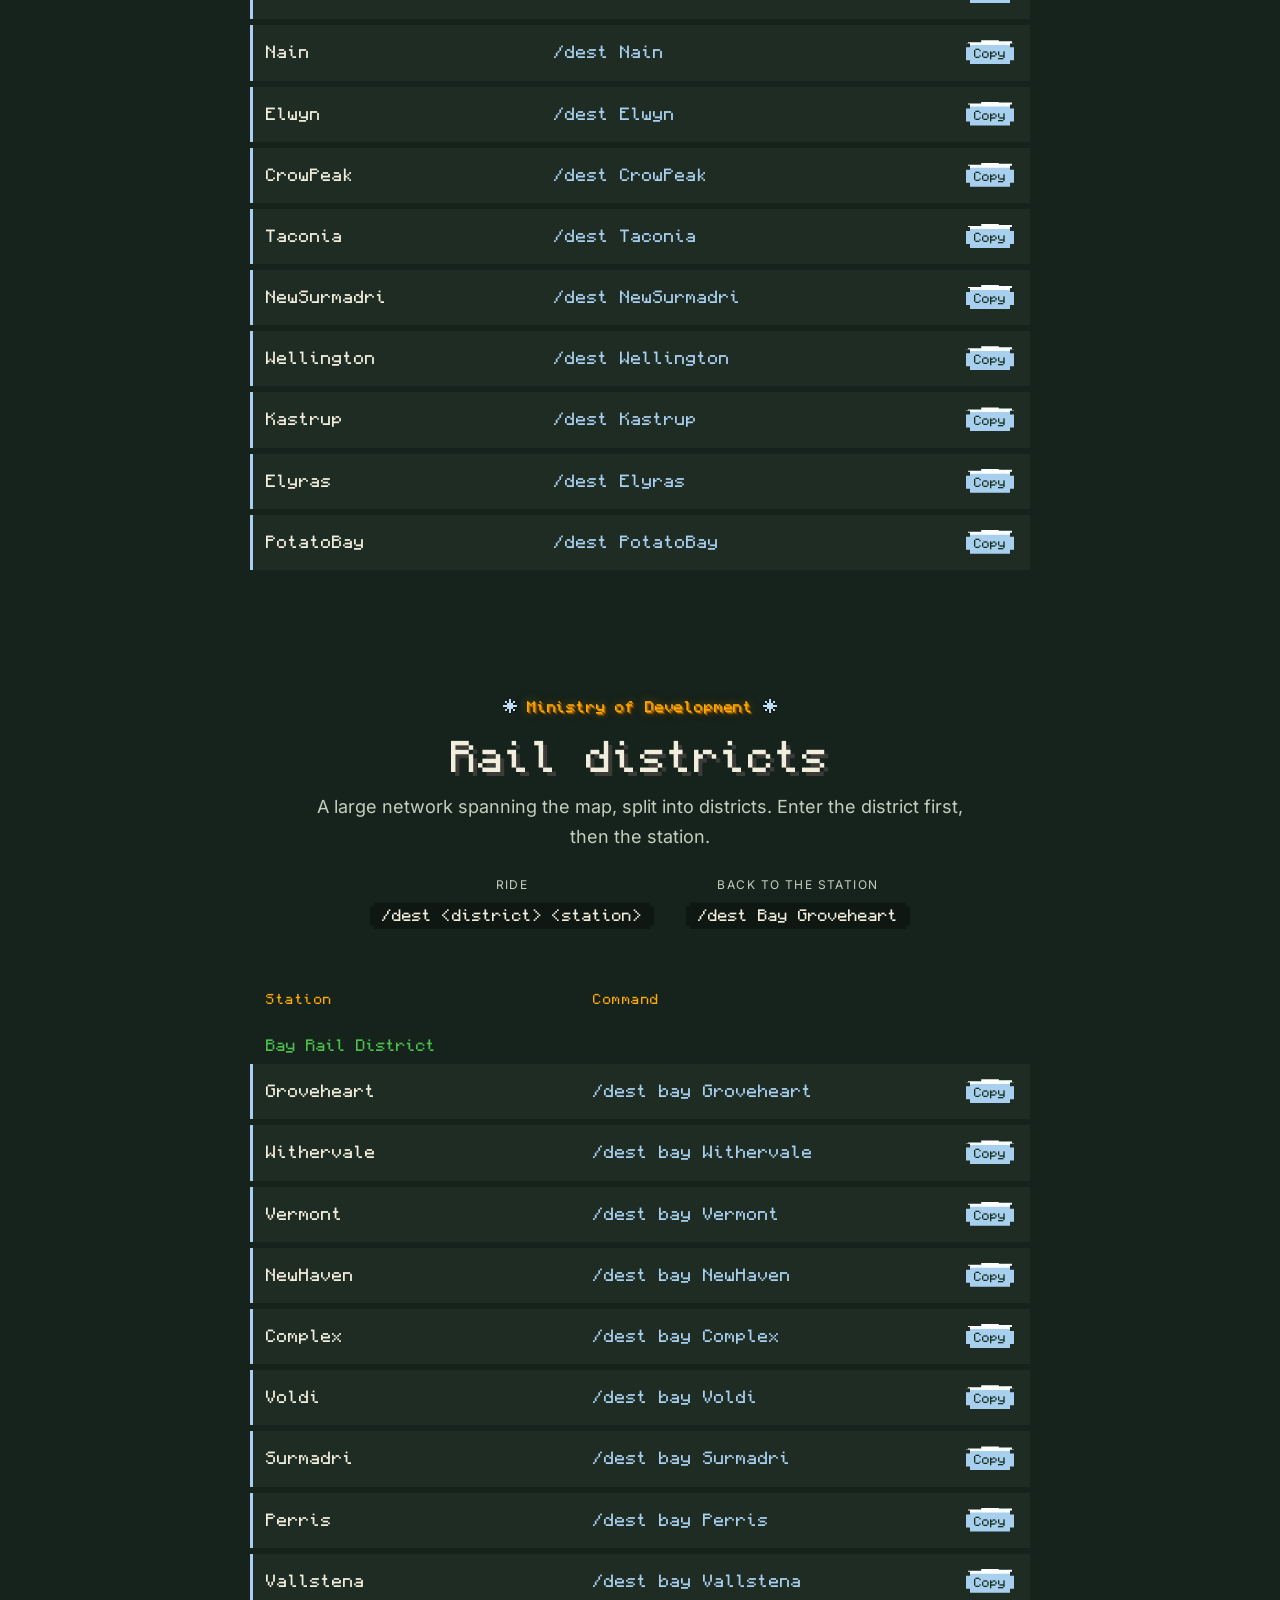
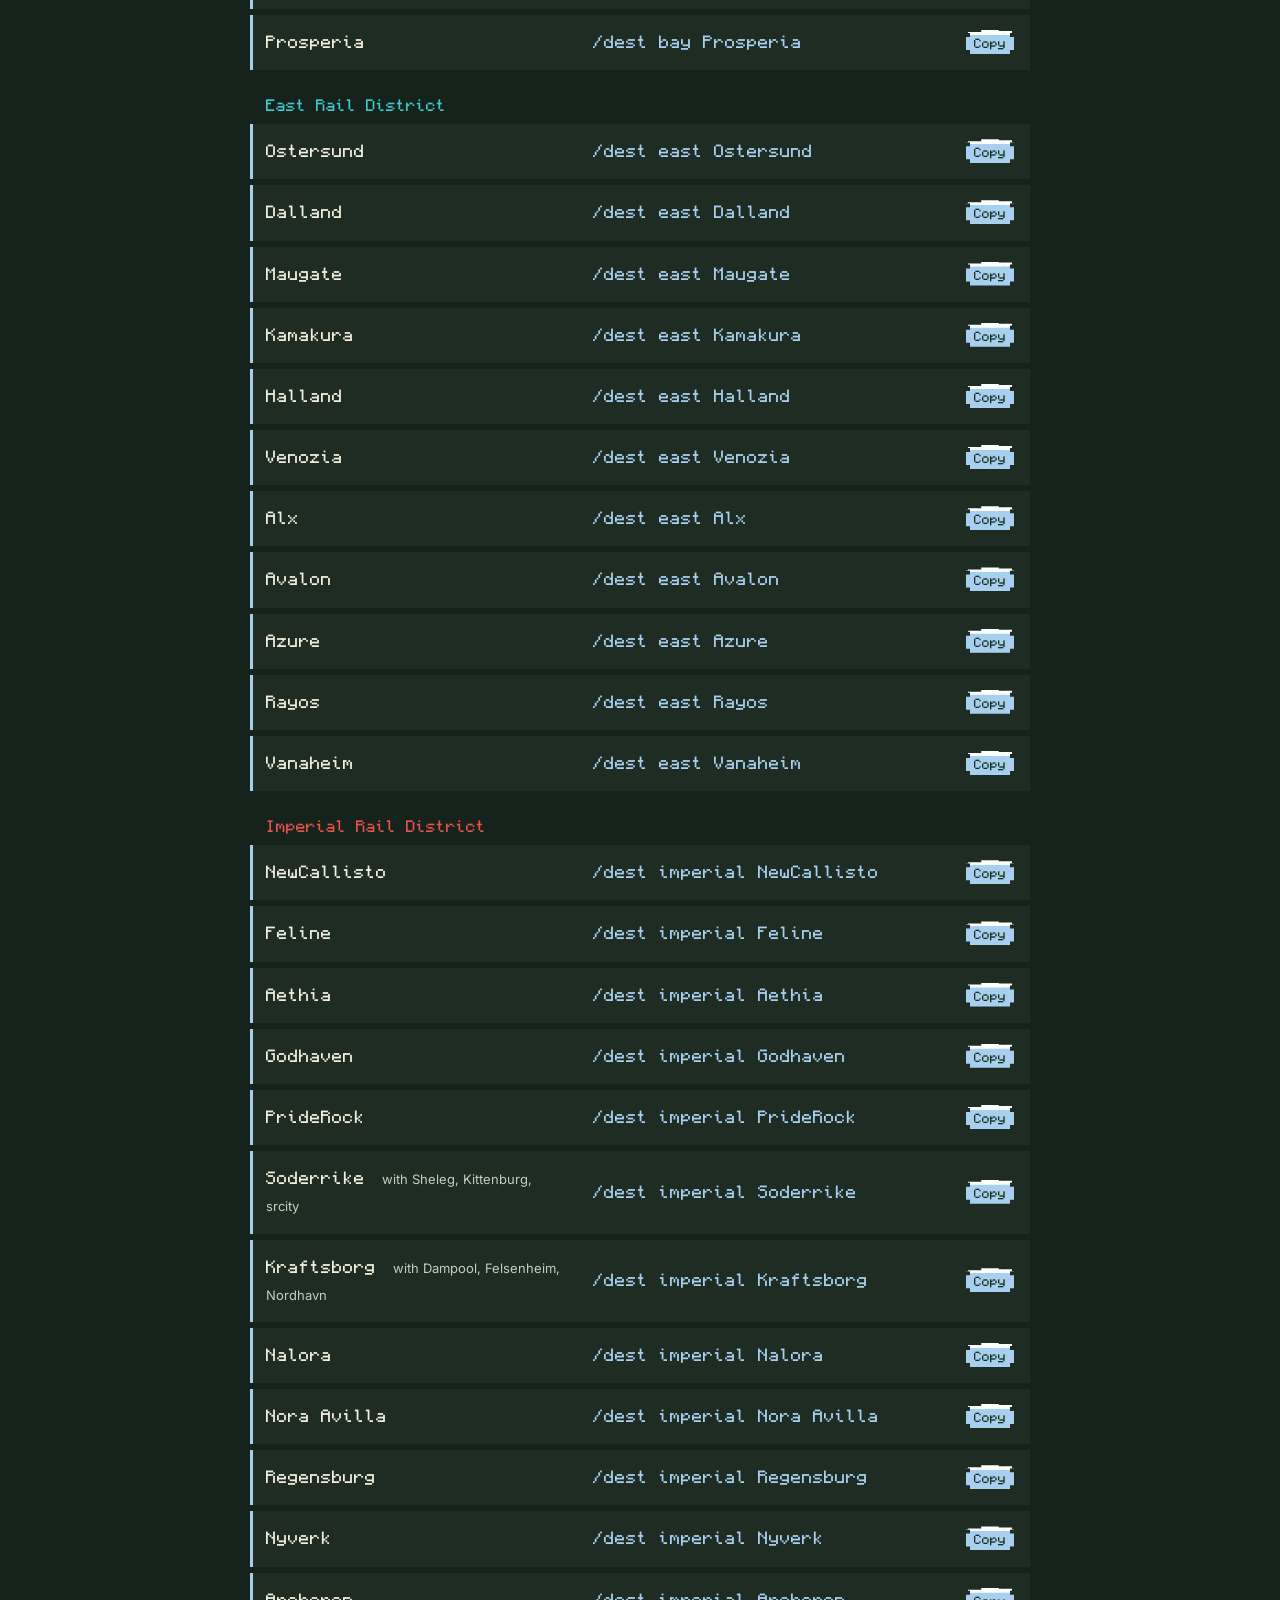
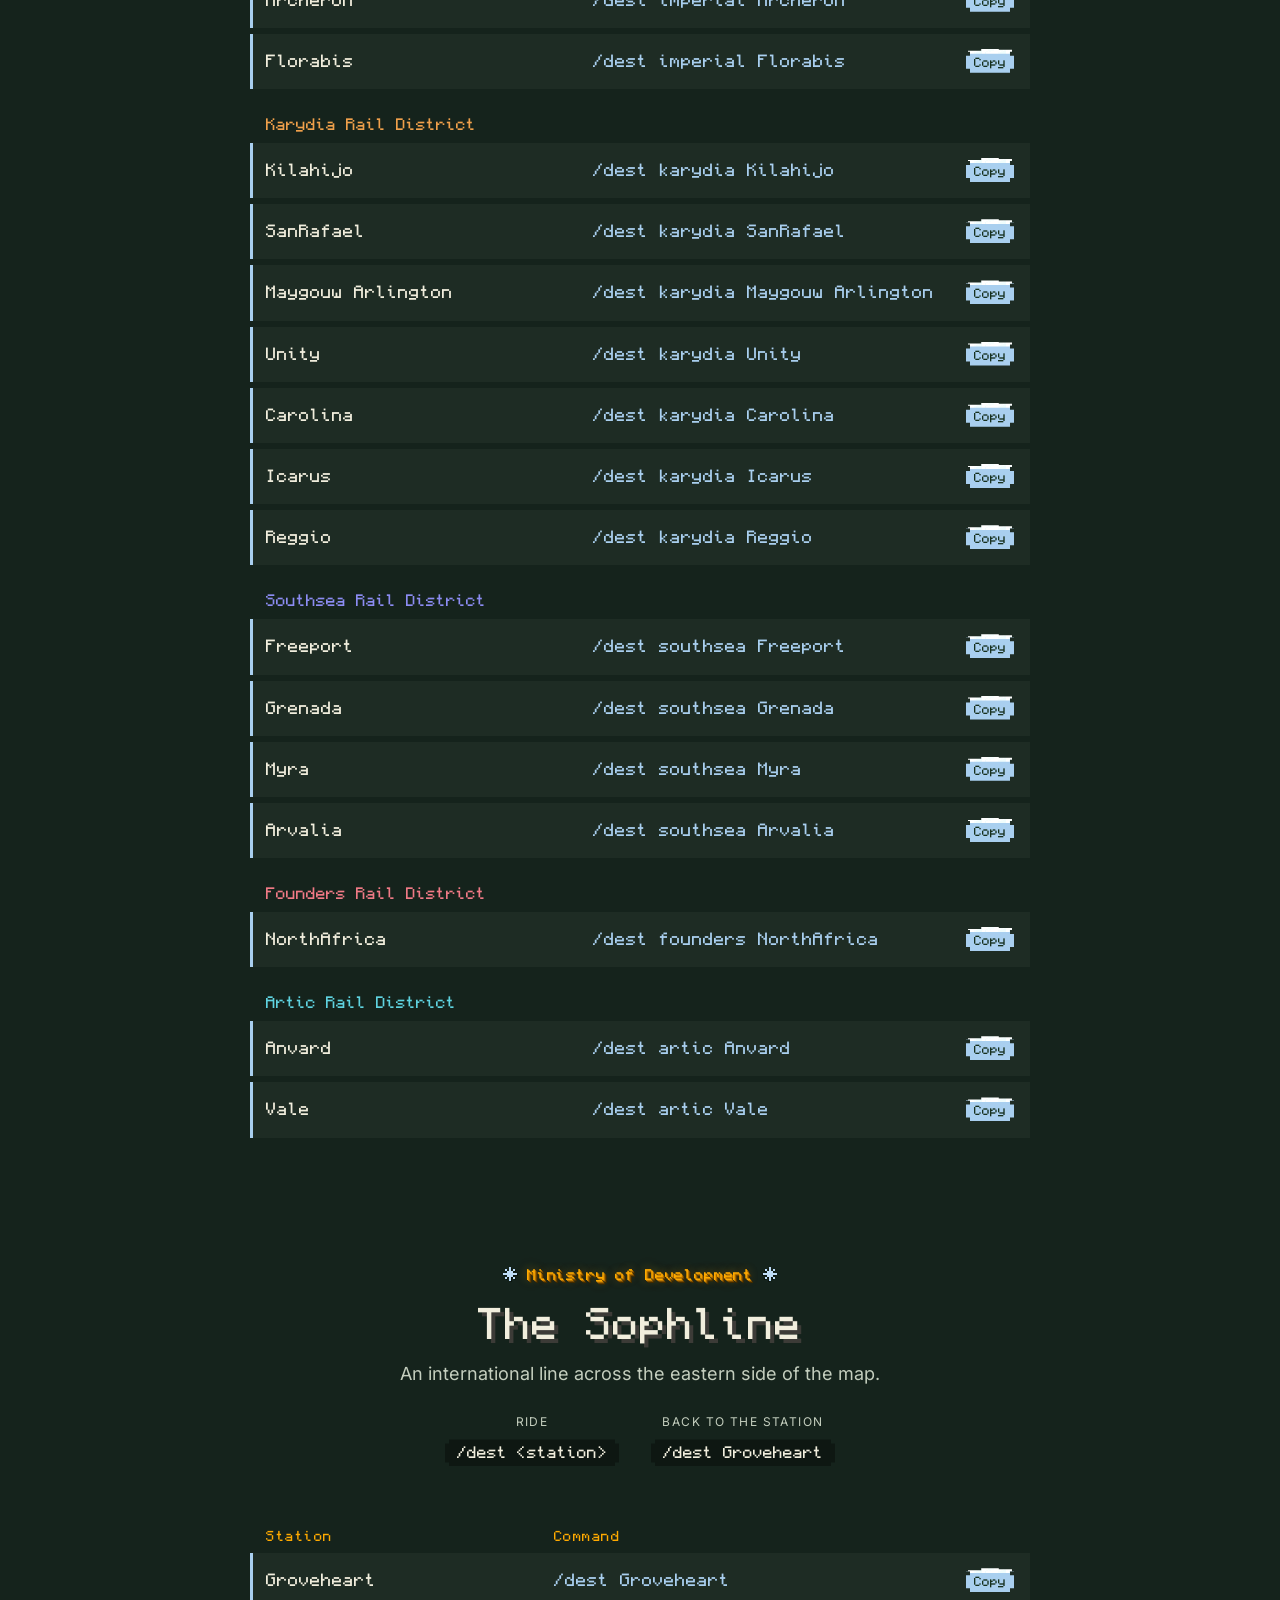
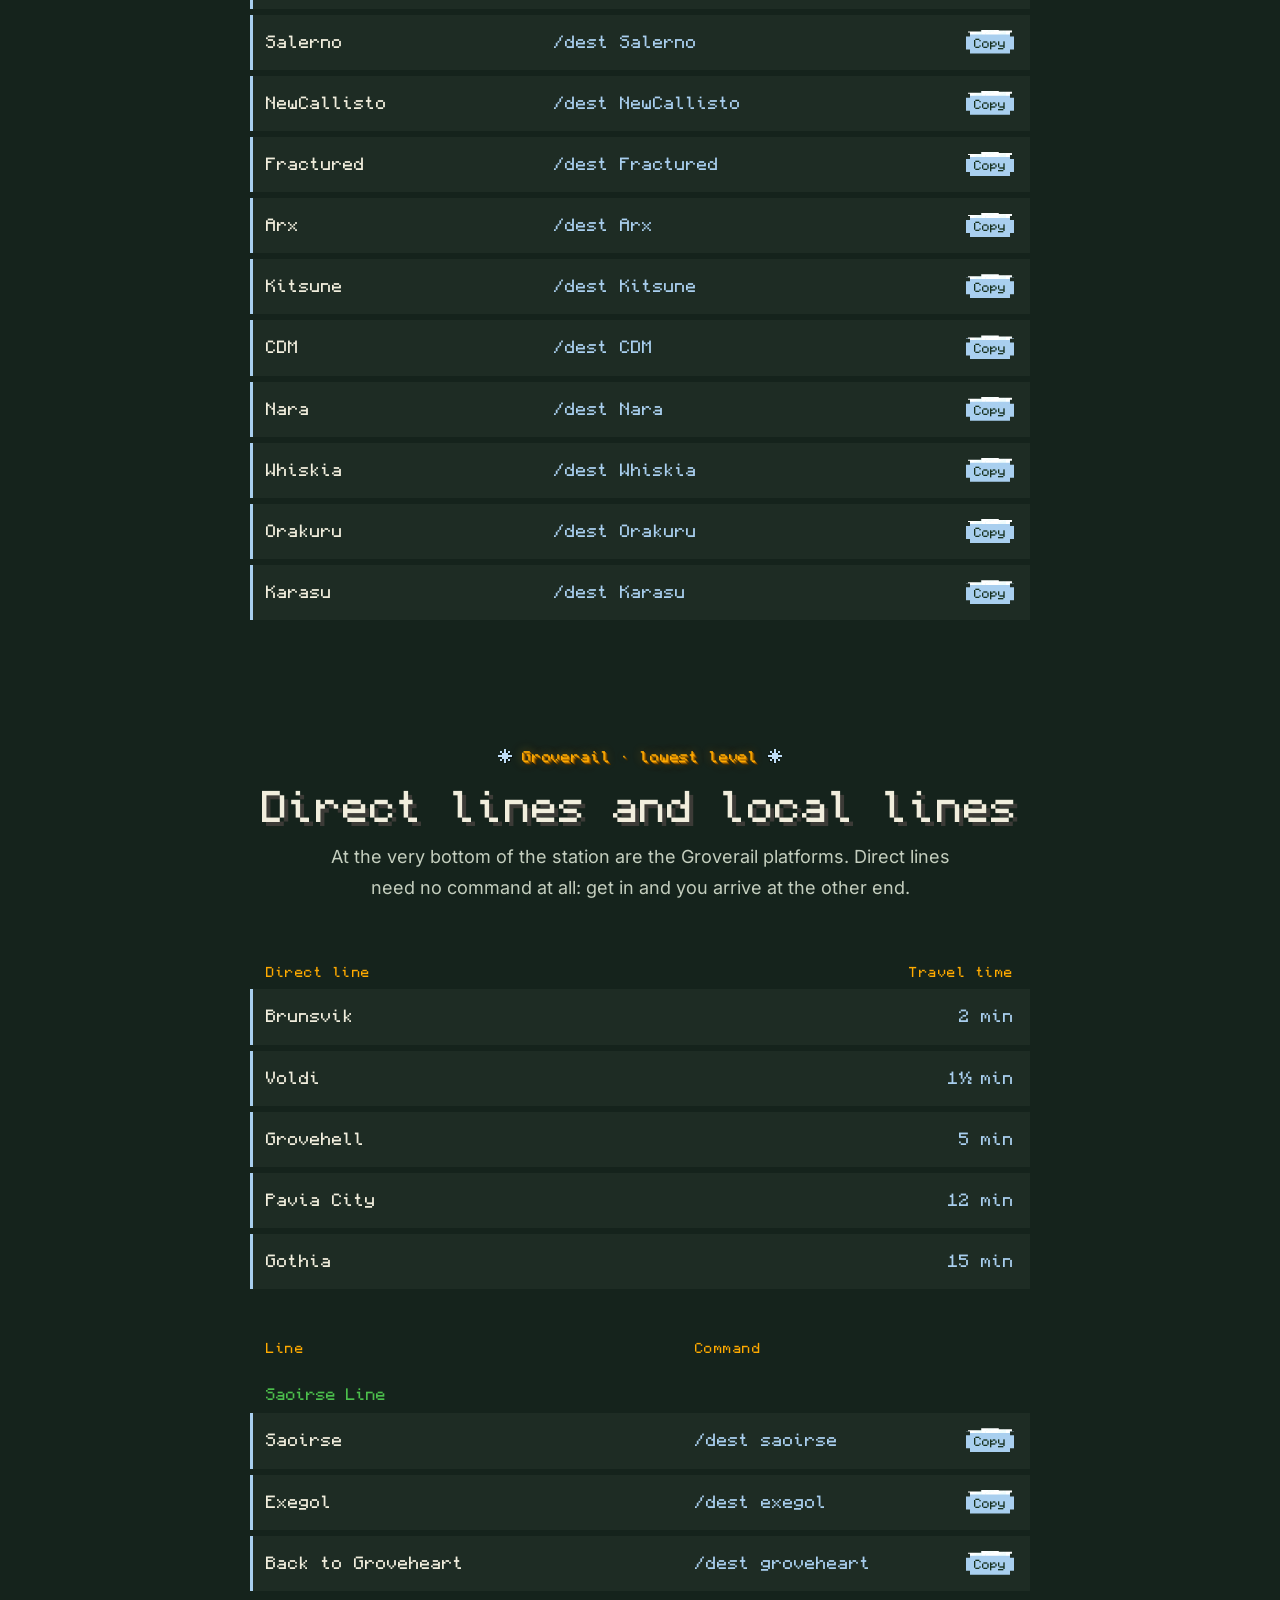
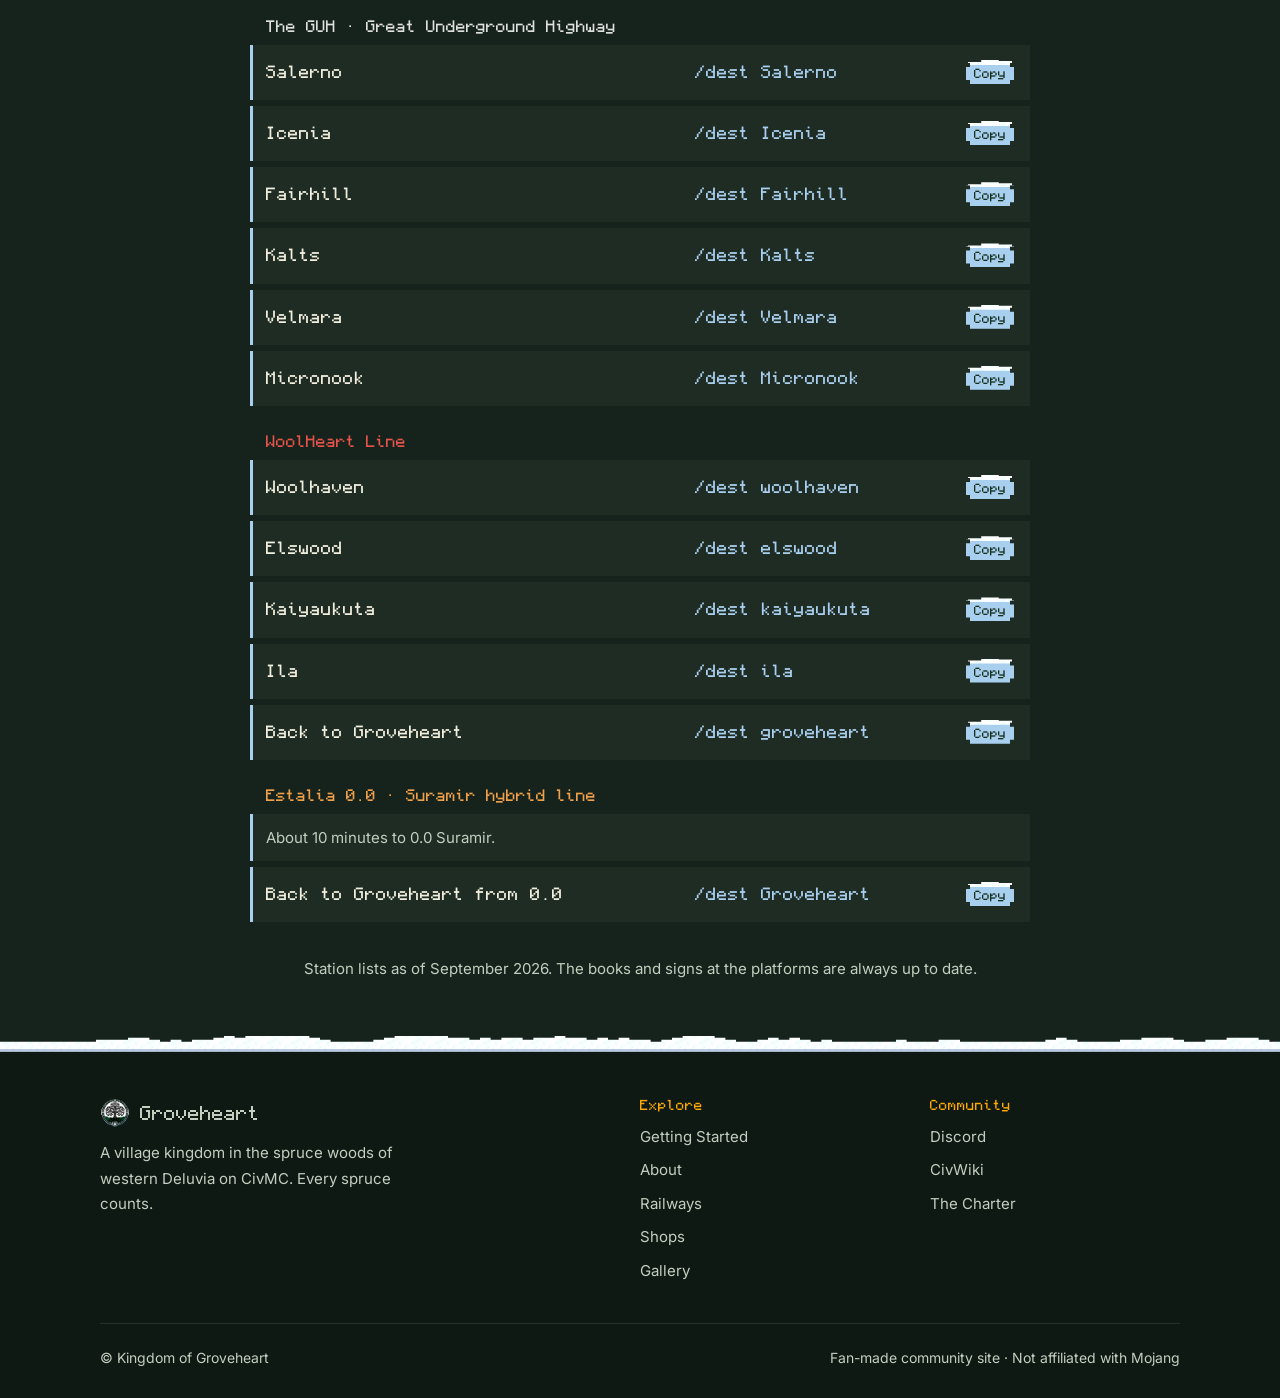
<file: railways.html>
<!DOCTYPE html>
<html lang="en">
<head>
<meta charset="utf-8">
<meta name="viewport" content="width=device-width, initial-scale=1">
<title>Railways · Groveheart · CivMC</title>
<meta name="description" content="The railways of Groveheart on CivMC: the central station, the Bayway, the rail districts, the Sophline and direct lines to neighbouring nations.">
<link rel="canonical" href="https://groveheart.net/railways">
<meta property="og:type" content="website">
<meta property="og:site_name" content="Groveheart">
<meta property="og:title" content="Railways · Groveheart · CivMC">
<meta property="og:description" content="The railways of Groveheart on CivMC: the central station, the Bayway, the rail districts, the Sophline and direct lines to neighbouring nations.">
<meta property="og:url" content="https://groveheart.net/railways">
<meta property="og:image" content="https://groveheart.net/assets/gallery/48.jpg">
<meta property="og:image:alt" content="Citizens of Groveheart gathered in the capital">
<meta name="twitter:card" content="summary_large_image">
<meta name="theme-color" content="#12281D">
<link rel="icon" href="assets/emblem.png?v=100739d1">
<meta http-equiv="Content-Security-Policy" content="default-src 'self'; script-src 'self'; style-src 'self' 'unsafe-inline'; img-src 'self' data:; font-src 'self'; connect-src 'self'; object-src 'none'; base-uri 'self'; form-action 'none'; upgrade-insecure-requests">
<meta name="referrer" content="strict-origin-when-cross-origin">
<link rel="stylesheet" href="assets/css/site.css?v=33422d03">
<link rel="stylesheet" href="assets/css/themes.css?v=12858b55">
<script src="assets/js/theme.js?v=9a8b7e7a"></script>
</head>
<body>

<nav>
  <div class="wrap">
    <a class="brand" href="./"><img src="assets/emblem.png?v=100739d1" alt="">Groveheart</a>
    <ul id="menu">
      <li><a href="./">Home</a></li>
      <li><a href="getting-started">Getting Started</a></li>
      <li><a href="about">About</a></li>
      <li><a href="railways" aria-current="page">Railways</a></li>
      <li><a href="shops">Shops</a></li>
      <li><a href="gallery">Gallery</a></li>
    </ul>
    <div class="nav-end">
      <a class="btn btn-cream btn-sm" href="https://discord.gg/m4mBRJGtxk">Join Discord</a>
      <button class="menu-toggle" type="button" aria-label="Menu" aria-expanded="false" aria-controls="menu"><span></span><span></span><span></span></button>
    </div>
  </div>
</nav>

<header class="page-hero">
  <div class="wrap">
    <img class="item icon bob" src="assets/items/minecart.png?v=5b74c7ed" alt="">
    <div class="shadow"></div>
    <div class="eyebrow">Getting around</div>
    <h1>Railways</h1>
    <p class="lead">Three major rail networks and direct lines to our neighbours, all from the central station in Groveheart City.</p>
  </div>
</header>
<div class="stripe" aria-hidden="true"></div>

<section class="has-canopy">
  <div class="canopy" aria-hidden="true"></div>
  <div class="wrap">
    <div class="mod">
      <div class="mod-body reveal">
        <div class="kicker">Alpha &middot; by King Gidein</div>
        <h2>CivNav</h2>
        <p>A new mod that works as a GPS inside the world of CivMC. Search approved public locations, and CivNav plans your route: the walk to the station, the line to take and the way to your destination.</p>
        <ul class="mod-features">
          <li>Search locations or browse by nation and city</li>
          <li>Nearby places with their distance</li>
          <li>Step-by-step routes with travel time and distance</li>
          <li>An on-screen arrow that guides you on foot</li>
          <li>Navigate to any X and Z coordinates</li>
        </ul>
        <p class="mod-note muted">Coverage is still limited in the alpha: mainly railways leaving from Salerno and Groveheart, with complete path networks in Brunsvik, Groveheart, Voldi, Withervale and New Callisto.</p>
        <p class="mod-note muted">Gidein is looking for players to use CivNav every day, give feedback and report bugs, and for contributors to map city paths and railways and add business locations. Interested? DM Gidein, or ask to join the alpha in <span class="chip">#public-chat</span> or <span class="chip">#citizen-chat</span>.</p>
      </div>
      <div class="civnav reveal" style="--d:.15s" aria-hidden="true">
        <div class="cn-head">
          <div><span class="cn-logo">Civ<b>Nav</b></span> <span class="cn-ver">v0.1.240</span><div class="cn-by">Developed by Gidein</div></div>
          <span class="cn-button">Stop</span>
        </div>
        <div class="cn-label">Navigation route</div>
        <ol class="cn-route">
          <li style="--c:#E8C65A"><span>Walk to Groveheart Central</span><span>31s &middot; 186b</span></li>
          <li style="--c:#B48CF2"><span>Get the Brunsvik Direct</span><span>2m 17s &middot; 2,327b</span></li>
          <li style="--c:#E8C65A"><span>Walk to Takumi Brunsvik</span><span>21s &middot; 125b</span></li>
        </ol>
        <div class="cn-stats">
          <div><span>Est. travel</span><b class="cn-blue">3m 9s</b></div>
          <div><span>Distance</span><b class="cn-green">2,637b</b></div>
        </div>
      </div>
    </div>
  </div>
</section>

<section>
  <div class="wrap narrow">
    <div class="section-head reveal">
      <div class="kicker">Central station</div>
      <h2>Everything starts here</h2>
      <p>All networks leave from the central station in Groveheart City. It is also the best meeting point for new players.</p>
      <p style="margin-top:18px"><span class="coords">-5914 67 5578 <button class="copy" type="button" data-copy="-5914 67 5578">Copy</button></span></p>
    </div>
  </div>
</section>

<section>
  <div class="wrap narrow">
    <div class="section-head reveal">
      <div class="kicker">How it works</div>
      <h2>Two levels, lots of lines</h2>
      <p>The three major networks run on <span class="mc">/dest</span>: type the command for where you want to go, then get in a minecart and ride. On the lowest level, the Groverail platforms add direct lines to our neighbours. The book or sign at each platform tells you where it goes.</p>
    </div>
    <div class="filter reveal">
      <input type="search" data-filter="rail" placeholder="Find a station, e.g. Avalon" aria-label="Find a station" autocomplete="off">
      <p class="filter-empty" data-filter-empty="rail" hidden>No station found. Check the spelling, or look at the books at the platforms.</p>
    </div>
  </div>
</section>

<section class="network" data-filter-scope>
  <div class="wrap narrow">
    <div class="section-head reveal">
      <div class="kicker">Ministry of Development</div>
      <h2>The Bayway</h2>
      <p>Groveheart's own network, linking the capital with the towns and settlements of the kingdom.</p>
      <div class="how">
        <div><span class="label">Ride</span><code>/dest &lt;station&gt;</code></div>
        <div><span class="label">Back to the station</span><code>/dest City</code></div>
      </div>
    </div>
    <div class="table-scroll reveal">
      <table class="mc-table rail-table" data-filter-group="rail">
        <thead><tr><th>Station</th><th>Command</th><th></th></tr></thead>
        <tbody>
          <tr><td>City</td><td class="num">/dest City</td><td><button class="copy" type="button" data-copy="/dest City">Copy</button></td></tr>
          <tr><td>SpudCreek</td><td class="num">/dest SpudCreek</td><td><button class="copy" type="button" data-copy="/dest SpudCreek">Copy</button></td></tr>
          <tr><td>Wheat</td><td class="num">/dest Wheat</td><td><button class="copy" type="button" data-copy="/dest Wheat">Copy</button></td></tr>
          <tr><td>Bayland</td><td class="num">/dest Bayland</td><td><button class="copy" type="button" data-copy="/dest Bayland">Copy</button></td></tr>
          <tr><td>Snow</td><td class="num">/dest Snow</td><td><button class="copy" type="button" data-copy="/dest Snow">Copy</button></td></tr>
          <tr><td>Brokvein</td><td class="num">/dest Brokvein</td><td><button class="copy" type="button" data-copy="/dest Brokvein">Copy</button></td></tr>
          <tr><td>Nain</td><td class="num">/dest Nain</td><td><button class="copy" type="button" data-copy="/dest Nain">Copy</button></td></tr>
          <tr><td>Elwyn</td><td class="num">/dest Elwyn</td><td><button class="copy" type="button" data-copy="/dest Elwyn">Copy</button></td></tr>
          <tr><td>CrowPeak</td><td class="num">/dest CrowPeak</td><td><button class="copy" type="button" data-copy="/dest CrowPeak">Copy</button></td></tr>
          <tr><td>Taconia</td><td class="num">/dest Taconia</td><td><button class="copy" type="button" data-copy="/dest Taconia">Copy</button></td></tr>
          <tr><td>NewSurmadri</td><td class="num">/dest NewSurmadri</td><td><button class="copy" type="button" data-copy="/dest NewSurmadri">Copy</button></td></tr>
          <tr><td>Wellington</td><td class="num">/dest Wellington</td><td><button class="copy" type="button" data-copy="/dest Wellington">Copy</button></td></tr>
          <tr><td>Kastrup</td><td class="num">/dest Kastrup</td><td><button class="copy" type="button" data-copy="/dest Kastrup">Copy</button></td></tr>
          <tr><td>Elyras</td><td class="num">/dest Elyras</td><td><button class="copy" type="button" data-copy="/dest Elyras">Copy</button></td></tr>
          <tr><td>PotatoBay</td><td class="num">/dest PotatoBay</td><td><button class="copy" type="button" data-copy="/dest PotatoBay">Copy</button></td></tr>
        </tbody>
      </table>
    </div>
  </div>
</section>

<section class="network" data-filter-scope>
  <div class="wrap narrow">
    <div class="section-head reveal">
      <div class="kicker">Ministry of Development</div>
      <h2>Rail districts</h2>
      <p>A large network spanning the map, split into districts. Enter the district first, then the station.</p>
      <div class="how">
        <div><span class="label">Ride</span><code>/dest &lt;district&gt; &lt;station&gt;</code></div>
        <div><span class="label">Back to the station</span><code>/dest Bay Groveheart</code></div>
      </div>
    </div>
    <div class="table-scroll reveal">
      <table class="mc-table rail-table" data-filter-group="rail">
        <thead><tr><th>Station</th><th>Command</th><th></th></tr></thead>
        <tbody>
          <tr class="district-row"><td colspan="3" style="--c:#4CBF4C">Bay Rail District</td></tr>
          <tr><td>Groveheart</td><td class="num">/dest bay Groveheart</td><td><button class="copy" type="button" data-copy="/dest bay Groveheart">Copy</button></td></tr>
          <tr><td>Withervale</td><td class="num">/dest bay Withervale</td><td><button class="copy" type="button" data-copy="/dest bay Withervale">Copy</button></td></tr>
          <tr><td>Vermont</td><td class="num">/dest bay Vermont</td><td><button class="copy" type="button" data-copy="/dest bay Vermont">Copy</button></td></tr>
          <tr><td>NewHaven</td><td class="num">/dest bay NewHaven</td><td><button class="copy" type="button" data-copy="/dest bay NewHaven">Copy</button></td></tr>
          <tr><td>Complex</td><td class="num">/dest bay Complex</td><td><button class="copy" type="button" data-copy="/dest bay Complex">Copy</button></td></tr>
          <tr><td>Voldi</td><td class="num">/dest bay Voldi</td><td><button class="copy" type="button" data-copy="/dest bay Voldi">Copy</button></td></tr>
          <tr><td>Surmadri</td><td class="num">/dest bay Surmadri</td><td><button class="copy" type="button" data-copy="/dest bay Surmadri">Copy</button></td></tr>
          <tr><td>Perris</td><td class="num">/dest bay Perris</td><td><button class="copy" type="button" data-copy="/dest bay Perris">Copy</button></td></tr>
          <tr><td>Vallstena</td><td class="num">/dest bay Vallstena</td><td><button class="copy" type="button" data-copy="/dest bay Vallstena">Copy</button></td></tr>
          <tr><td>Prosperia</td><td class="num">/dest bay Prosperia</td><td><button class="copy" type="button" data-copy="/dest bay Prosperia">Copy</button></td></tr>
          <tr class="district-row"><td colspan="3" style="--c:#3FC9C9">East Rail District</td></tr>
          <tr><td>Ostersund</td><td class="num">/dest east Ostersund</td><td><button class="copy" type="button" data-copy="/dest east Ostersund">Copy</button></td></tr>
          <tr><td>Dalland</td><td class="num">/dest east Dalland</td><td><button class="copy" type="button" data-copy="/dest east Dalland">Copy</button></td></tr>
          <tr><td>Maugate</td><td class="num">/dest east Maugate</td><td><button class="copy" type="button" data-copy="/dest east Maugate">Copy</button></td></tr>
          <tr><td>Kamakura</td><td class="num">/dest east Kamakura</td><td><button class="copy" type="button" data-copy="/dest east Kamakura">Copy</button></td></tr>
          <tr><td>Halland</td><td class="num">/dest east Halland</td><td><button class="copy" type="button" data-copy="/dest east Halland">Copy</button></td></tr>
          <tr><td>Venozia</td><td class="num">/dest east Venozia</td><td><button class="copy" type="button" data-copy="/dest east Venozia">Copy</button></td></tr>
          <tr><td>Alx</td><td class="num">/dest east Alx</td><td><button class="copy" type="button" data-copy="/dest east Alx">Copy</button></td></tr>
          <tr><td>Avalon</td><td class="num">/dest east Avalon</td><td><button class="copy" type="button" data-copy="/dest east Avalon">Copy</button></td></tr>
          <tr><td>Azure</td><td class="num">/dest east Azure</td><td><button class="copy" type="button" data-copy="/dest east Azure">Copy</button></td></tr>
          <tr><td>Rayos</td><td class="num">/dest east Rayos</td><td><button class="copy" type="button" data-copy="/dest east Rayos">Copy</button></td></tr>
          <tr><td>Vanaheim</td><td class="num">/dest east Vanaheim</td><td><button class="copy" type="button" data-copy="/dest east Vanaheim">Copy</button></td></tr>
          <tr class="district-row"><td colspan="3" style="--c:#E5534B">Imperial Rail District</td></tr>
          <tr><td>NewCallisto</td><td class="num">/dest imperial NewCallisto</td><td><button class="copy" type="button" data-copy="/dest imperial NewCallisto">Copy</button></td></tr>
          <tr><td>Feline</td><td class="num">/dest imperial Feline</td><td><button class="copy" type="button" data-copy="/dest imperial Feline">Copy</button></td></tr>
          <tr><td>Aethia</td><td class="num">/dest imperial Aethia</td><td><button class="copy" type="button" data-copy="/dest imperial Aethia">Copy</button></td></tr>
          <tr><td>Godhaven</td><td class="num">/dest imperial Godhaven</td><td><button class="copy" type="button" data-copy="/dest imperial Godhaven">Copy</button></td></tr>
          <tr><td>PrideRock</td><td class="num">/dest imperial PrideRock</td><td><button class="copy" type="button" data-copy="/dest imperial PrideRock">Copy</button></td></tr>
          <tr><td>Soderrike <small>with Sheleg, Kittenburg, srcity</small></td><td class="num">/dest imperial Soderrike</td><td><button class="copy" type="button" data-copy="/dest imperial Soderrike">Copy</button></td></tr>
          <tr><td>Kraftsborg <small>with Dampool, Felsenheim, Nordhavn</small></td><td class="num">/dest imperial Kraftsborg</td><td><button class="copy" type="button" data-copy="/dest imperial Kraftsborg">Copy</button></td></tr>
          <tr><td>Nalora</td><td class="num">/dest imperial Nalora</td><td><button class="copy" type="button" data-copy="/dest imperial Nalora">Copy</button></td></tr>
          <tr><td>Nora Avilla</td><td class="num">/dest imperial Nora Avilla</td><td><button class="copy" type="button" data-copy="/dest imperial Nora Avilla">Copy</button></td></tr>
          <tr><td>Regensburg</td><td class="num">/dest imperial Regensburg</td><td><button class="copy" type="button" data-copy="/dest imperial Regensburg">Copy</button></td></tr>
          <tr><td>Nyverk</td><td class="num">/dest imperial Nyverk</td><td><button class="copy" type="button" data-copy="/dest imperial Nyverk">Copy</button></td></tr>
          <tr><td>Archeron</td><td class="num">/dest imperial Archeron</td><td><button class="copy" type="button" data-copy="/dest imperial Archeron">Copy</button></td></tr>
          <tr><td>Florabis</td><td class="num">/dest imperial Florabis</td><td><button class="copy" type="button" data-copy="/dest imperial Florabis">Copy</button></td></tr>
          <tr class="district-row"><td colspan="3" style="--c:#F0A04B">Karydia Rail District</td></tr>
          <tr><td>Kilahijo</td><td class="num">/dest karydia Kilahijo</td><td><button class="copy" type="button" data-copy="/dest karydia Kilahijo">Copy</button></td></tr>
          <tr><td>SanRafael</td><td class="num">/dest karydia SanRafael</td><td><button class="copy" type="button" data-copy="/dest karydia SanRafael">Copy</button></td></tr>
          <tr><td>Maygouw Arlington</td><td class="num">/dest karydia Maygouw Arlington</td><td><button class="copy" type="button" data-copy="/dest karydia Maygouw Arlington">Copy</button></td></tr>
          <tr><td>Unity</td><td class="num">/dest karydia Unity</td><td><button class="copy" type="button" data-copy="/dest karydia Unity">Copy</button></td></tr>
          <tr><td>Carolina</td><td class="num">/dest karydia Carolina</td><td><button class="copy" type="button" data-copy="/dest karydia Carolina">Copy</button></td></tr>
          <tr><td>Icarus</td><td class="num">/dest karydia Icarus</td><td><button class="copy" type="button" data-copy="/dest karydia Icarus">Copy</button></td></tr>
          <tr><td>Reggio</td><td class="num">/dest karydia Reggio</td><td><button class="copy" type="button" data-copy="/dest karydia Reggio">Copy</button></td></tr>
          <tr class="district-row"><td colspan="3" style="--c:#8C8CF2">Southsea Rail District</td></tr>
          <tr><td>Freeport</td><td class="num">/dest southsea Freeport</td><td><button class="copy" type="button" data-copy="/dest southsea Freeport">Copy</button></td></tr>
          <tr><td>Grenada</td><td class="num">/dest southsea Grenada</td><td><button class="copy" type="button" data-copy="/dest southsea Grenada">Copy</button></td></tr>
          <tr><td>Myra</td><td class="num">/dest southsea Myra</td><td><button class="copy" type="button" data-copy="/dest southsea Myra">Copy</button></td></tr>
          <tr><td>Arvalia</td><td class="num">/dest southsea Arvalia</td><td><button class="copy" type="button" data-copy="/dest southsea Arvalia">Copy</button></td></tr>
          <tr class="district-row"><td colspan="3" style="--c:#F07A86">Founders Rail District</td></tr>
          <tr><td>NorthAfrica</td><td class="num">/dest founders NorthAfrica</td><td><button class="copy" type="button" data-copy="/dest founders NorthAfrica">Copy</button></td></tr>
          <tr class="district-row"><td colspan="3" style="--c:#5FD3E0">Artic Rail District</td></tr>
          <tr><td>Anvard</td><td class="num">/dest artic Anvard</td><td><button class="copy" type="button" data-copy="/dest artic Anvard">Copy</button></td></tr>
          <tr><td>Vale</td><td class="num">/dest artic Vale</td><td><button class="copy" type="button" data-copy="/dest artic Vale">Copy</button></td></tr>
        </tbody>
      </table>
    </div>
  </div>
</section>

<section class="network" data-filter-scope>
  <div class="wrap narrow">
    <div class="section-head reveal">
      <div class="kicker">Ministry of Development</div>
      <h2>The Sophline</h2>
      <p>An international line across the eastern side of the map.</p>
      <div class="how">
        <div><span class="label">Ride</span><code>/dest &lt;station&gt;</code></div>
        <div><span class="label">Back to the station</span><code>/dest Groveheart</code></div>
      </div>
    </div>
    <div class="table-scroll reveal">
      <table class="mc-table rail-table" data-filter-group="rail">
        <thead><tr><th>Station</th><th>Command</th><th></th></tr></thead>
        <tbody>
          <tr><td>Groveheart</td><td class="num">/dest Groveheart</td><td><button class="copy" type="button" data-copy="/dest Groveheart">Copy</button></td></tr>
          <tr><td>Salerno</td><td class="num">/dest Salerno</td><td><button class="copy" type="button" data-copy="/dest Salerno">Copy</button></td></tr>
          <tr><td>NewCallisto</td><td class="num">/dest NewCallisto</td><td><button class="copy" type="button" data-copy="/dest NewCallisto">Copy</button></td></tr>
          <tr><td>Fractured</td><td class="num">/dest Fractured</td><td><button class="copy" type="button" data-copy="/dest Fractured">Copy</button></td></tr>
          <tr><td>Arx</td><td class="num">/dest Arx</td><td><button class="copy" type="button" data-copy="/dest Arx">Copy</button></td></tr>
          <tr><td>Kitsune</td><td class="num">/dest Kitsune</td><td><button class="copy" type="button" data-copy="/dest Kitsune">Copy</button></td></tr>
          <tr><td>CDM</td><td class="num">/dest CDM</td><td><button class="copy" type="button" data-copy="/dest CDM">Copy</button></td></tr>
          <tr><td>Nara</td><td class="num">/dest Nara</td><td><button class="copy" type="button" data-copy="/dest Nara">Copy</button></td></tr>
          <tr><td>Whiskia</td><td class="num">/dest Whiskia</td><td><button class="copy" type="button" data-copy="/dest Whiskia">Copy</button></td></tr>
          <tr><td>Orakuru</td><td class="num">/dest Orakuru</td><td><button class="copy" type="button" data-copy="/dest Orakuru">Copy</button></td></tr>
          <tr><td>Karasu</td><td class="num">/dest Karasu</td><td><button class="copy" type="button" data-copy="/dest Karasu">Copy</button></td></tr>
        </tbody>
      </table>
    </div>
  </div>
</section>

<section class="network" data-filter-scope>
  <div class="wrap narrow">
    <div class="section-head reveal">
      <div class="kicker">Groverail &middot; lowest level</div>
      <h2>Direct lines and local lines</h2>
      <p>At the very bottom of the station are the Groverail platforms. Direct lines need no command at all: get in and you arrive at the other end.</p>
    </div>
    <div class="table-scroll reveal">
      <table class="mc-table rail-table" data-filter-group="rail">
        <thead><tr><th>Direct line</th><th>Travel time</th></tr></thead>
        <tbody>
          <tr><td>Brunsvik</td><td class="num">2 min</td></tr>
          <tr><td>Voldi</td><td class="num">1½ min</td></tr>
          <tr><td>Grovehell</td><td class="num">5 min</td></tr>
          <tr><td>Pavia City</td><td class="num">12 min</td></tr>
          <tr><td>Gothia</td><td class="num">15 min</td></tr>
        </tbody>
      </table>
    </div>
    <div class="table-scroll reveal" style="margin-top:40px">
      <table class="mc-table rail-table" data-filter-group="rail">
        <thead><tr><th>Line</th><th>Command</th><th></th></tr></thead>
        <tbody>
          <tr class="district-row"><td colspan="3" style="--c:#4CBF4C">Saoirse Line</td></tr>
          <tr><td>Saoirse</td><td class="num">/dest saoirse</td><td><button class="copy" type="button" data-copy="/dest saoirse">Copy</button></td></tr>
          <tr><td>Exegol</td><td class="num">/dest exegol</td><td><button class="copy" type="button" data-copy="/dest exegol">Copy</button></td></tr>
          <tr><td>Back to Groveheart</td><td class="num">/dest groveheart</td><td><button class="copy" type="button" data-copy="/dest groveheart">Copy</button></td></tr>
          <tr class="district-row"><td colspan="3" style="--c:#E0E0E0">The GUH &middot; Great Underground Highway</td></tr>
          <tr><td>Salerno</td><td class="num">/dest Salerno</td><td><button class="copy" type="button" data-copy="/dest Salerno">Copy</button></td></tr>
          <tr><td>Icenia</td><td class="num">/dest Icenia</td><td><button class="copy" type="button" data-copy="/dest Icenia">Copy</button></td></tr>
          <tr><td>Fairhill</td><td class="num">/dest Fairhill</td><td><button class="copy" type="button" data-copy="/dest Fairhill">Copy</button></td></tr>
          <tr><td>Kalts</td><td class="num">/dest Kalts</td><td><button class="copy" type="button" data-copy="/dest Kalts">Copy</button></td></tr>
          <tr><td>Velmara</td><td class="num">/dest Velmara</td><td><button class="copy" type="button" data-copy="/dest Velmara">Copy</button></td></tr>
          <tr><td>Micronook</td><td class="num">/dest Micronook</td><td><button class="copy" type="button" data-copy="/dest Micronook">Copy</button></td></tr>
          <tr class="district-row"><td colspan="3" style="--c:#E5534B">WoolHeart Line</td></tr>
          <tr><td>Woolhaven</td><td class="num">/dest woolhaven</td><td><button class="copy" type="button" data-copy="/dest woolhaven">Copy</button></td></tr>
          <tr><td>Elswood</td><td class="num">/dest elswood</td><td><button class="copy" type="button" data-copy="/dest elswood">Copy</button></td></tr>
          <tr><td>Kaiyaukuta</td><td class="num">/dest kaiyaukuta</td><td><button class="copy" type="button" data-copy="/dest kaiyaukuta">Copy</button></td></tr>
          <tr><td>Ila</td><td class="num">/dest ila</td><td><button class="copy" type="button" data-copy="/dest ila">Copy</button></td></tr>
          <tr><td>Back to Groveheart</td><td class="num">/dest groveheart</td><td><button class="copy" type="button" data-copy="/dest groveheart">Copy</button></td></tr>
          <tr class="district-row"><td colspan="3" style="--c:#F0A04B">Estalia 0.0 &middot; Suramir hybrid line</td></tr>
          <tr><td colspan="3" class="note-cell">About 10 minutes to 0.0 Suramir.</td></tr>
          <tr><td>Back to Groveheart from 0.0</td><td class="num">/dest Groveheart</td><td><button class="copy" type="button" data-copy="/dest Groveheart">Copy</button></td></tr>
        </tbody>
      </table>
    </div>
    <p class="center muted reveal" style="font-size:15px">Station lists as of September 2026. The books and signs at the platforms are always up to date.</p>
  </div>
</section>

<footer>
  <div class="wrap">
    <div class="foot-grid">
      <div>
        <a class="brand" href="./"><img src="assets/emblem.png?v=100739d1" alt="">Groveheart</a>
        <p style="margin-top:12px;max-width:340px">A village kingdom in the spruce woods of western Deluvia on CivMC. Every spruce counts.</p>
      </div>
      <div>
        <h4>Explore</h4>
        <ul>
          <li><a href="getting-started">Getting Started</a></li>
          <li><a href="about">About</a></li>
          <li><a href="railways">Railways</a></li>
          <li><a href="shops">Shops</a></li>
          <li><a href="gallery">Gallery</a></li>
        </ul>
      </div>
      <div>
        <h4>Community</h4>
        <ul>
          <li><a href="https://discord.gg/m4mBRJGtxk">Discord</a></li>
          <li><a href="https://civwiki.org/wiki/Groveheart">CivWiki</a></li>
          <li><a href="https://docs.google.com/document/d/1GsnMtfS-tb5eFH0bBAYprmJq8tW-4tsJ6E7W6b62yhg/">The Charter</a></li>
        </ul>
      </div>
    </div>
    <div class="foot-bottom">
      <span>© Kingdom of Groveheart</span>
      <span>Fan-made community site · Not affiliated with Mojang</span>
    </div>
  </div>
</footer>

<script src="assets/js/site.js?v=0b31c0ca"></script>
</body>
</html>
</file>
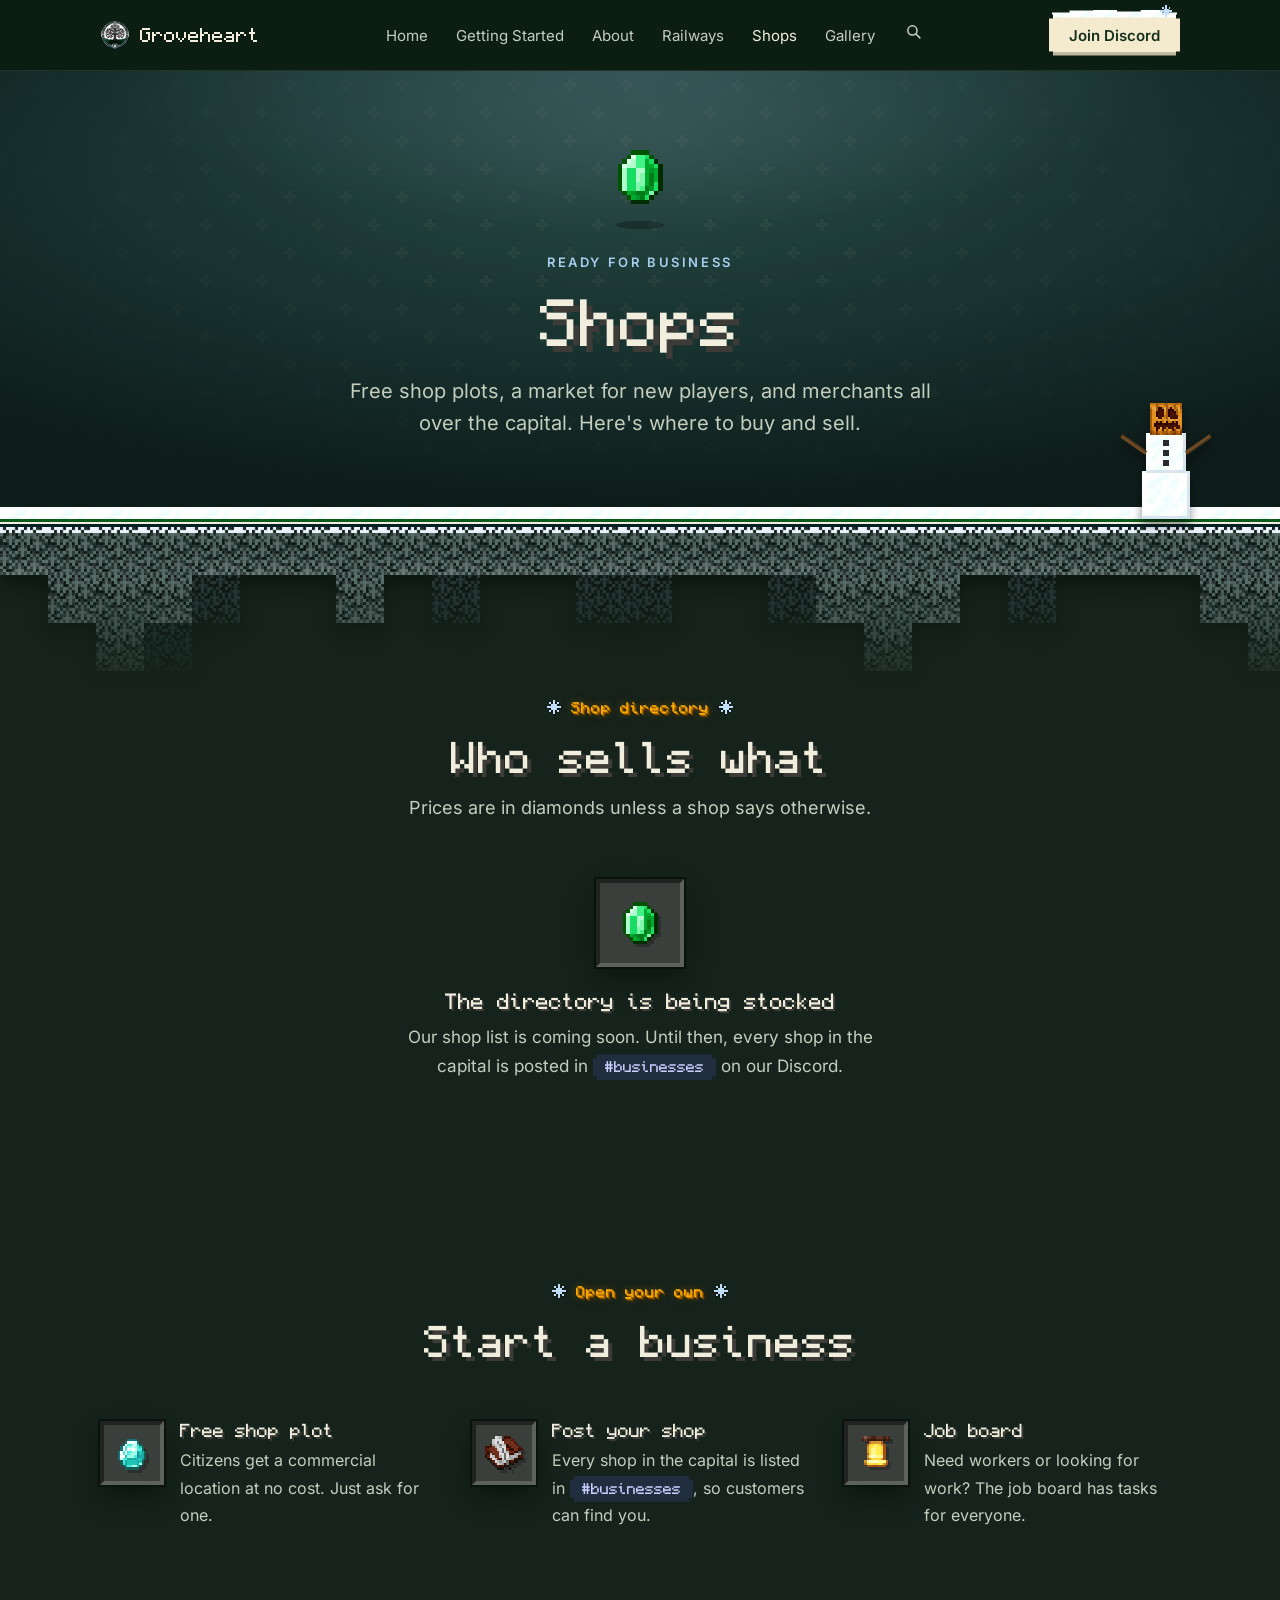
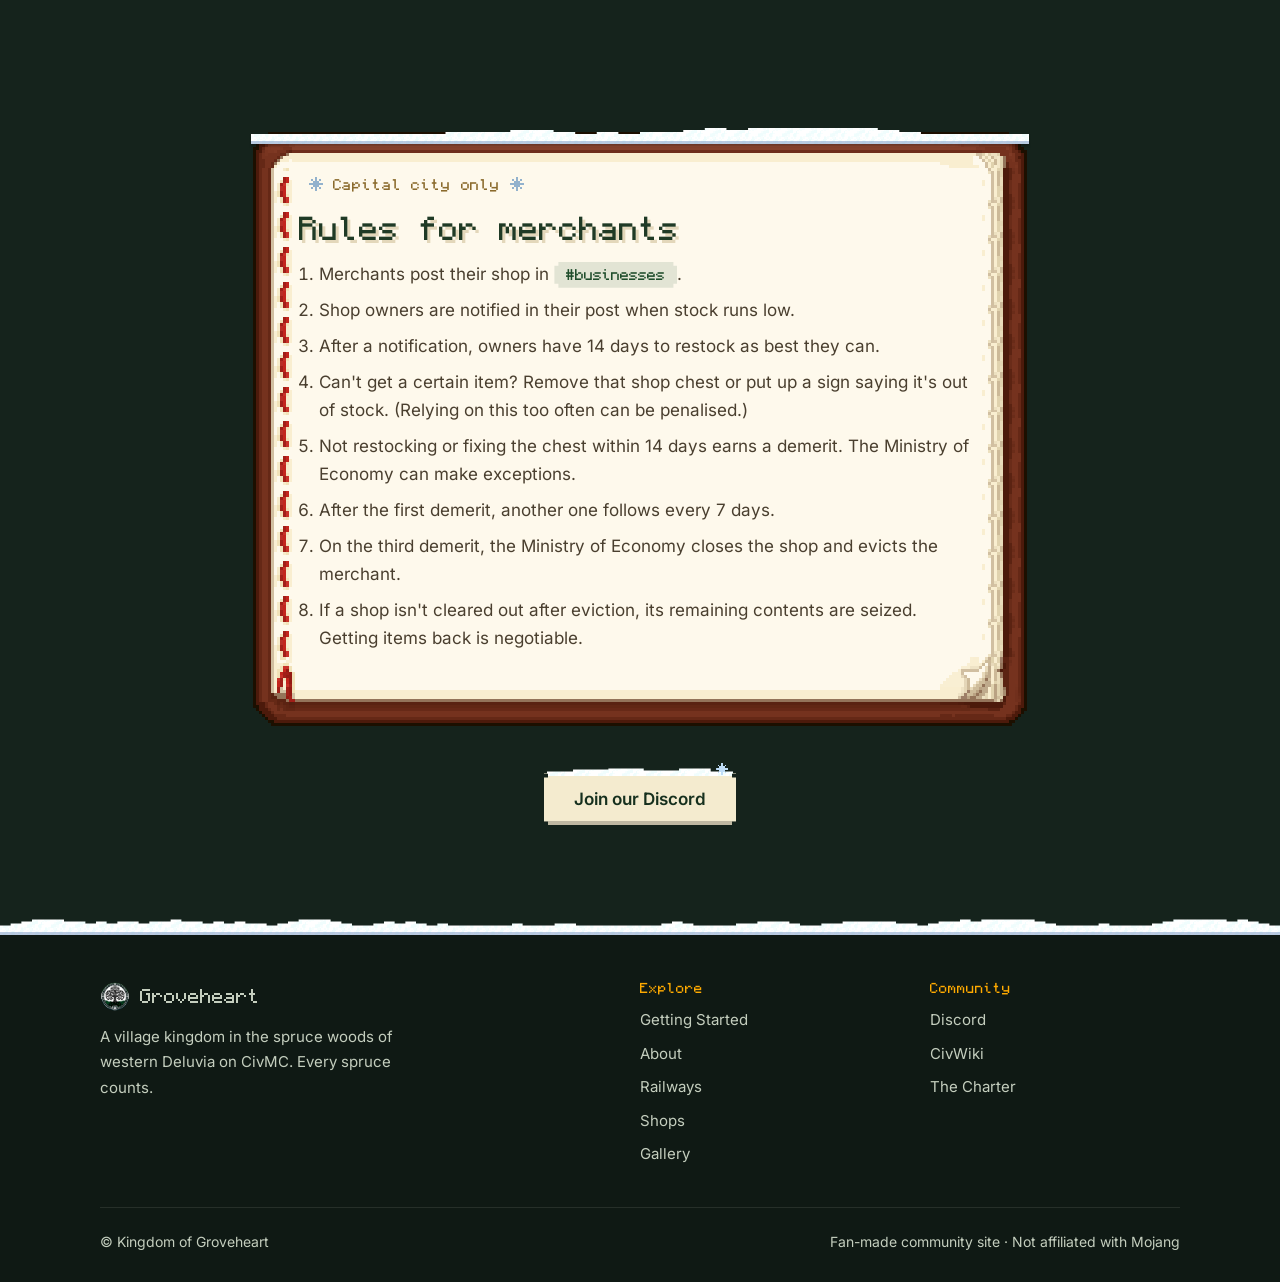
<file: shops.html>
<!DOCTYPE html>
<html lang="en">
<head>
<meta charset="utf-8">
<meta name="viewport" content="width=device-width, initial-scale=1">
<title>Shops · Groveheart · CivMC</title>
<meta name="description" content="Shops in Groveheart on CivMC: the shop directory, free business plots and the rules for merchants in the capital.">
<link rel="canonical" href="https://groveheart.net/shops">
<meta property="og:type" content="website">
<meta property="og:site_name" content="Groveheart">
<meta property="og:title" content="Shops · Groveheart · CivMC">
<meta property="og:description" content="Shops in Groveheart on CivMC: the shop directory, free business plots and the rules for merchants in the capital.">
<meta property="og:url" content="https://groveheart.net/shops">
<meta property="og:image" content="https://groveheart.net/assets/gallery/48.jpg">
<meta property="og:image:alt" content="Citizens of Groveheart gathered in the capital">
<meta name="twitter:card" content="summary_large_image">
<meta name="theme-color" content="#12281D">
<link rel="icon" href="assets/emblem.png?v=100739d1">
<meta http-equiv="Content-Security-Policy" content="default-src 'self'; script-src 'self'; style-src 'self' 'unsafe-inline'; img-src 'self' data:; font-src 'self'; connect-src 'self'; object-src 'none'; base-uri 'self'; form-action 'none'; upgrade-insecure-requests">
<meta name="referrer" content="strict-origin-when-cross-origin">
<link rel="stylesheet" href="assets/css/site.css?v=33422d03">
<link rel="stylesheet" href="assets/css/themes.css?v=12858b55">
<script src="assets/js/theme.js?v=9a8b7e7a"></script>
</head>
<body>

<nav>
  <div class="wrap">
    <a class="brand" href="./"><img src="assets/emblem.png?v=100739d1" alt="">Groveheart</a>
    <ul id="menu">
      <li><a href="./">Home</a></li>
      <li><a href="getting-started">Getting Started</a></li>
      <li><a href="about">About</a></li>
      <li><a href="railways">Railways</a></li>
      <li><a href="shops" aria-current="page">Shops</a></li>
      <li><a href="gallery">Gallery</a></li>
    </ul>
    <div class="nav-end">
      <a class="btn btn-cream btn-sm" href="https://discord.gg/m4mBRJGtxk">Join Discord</a>
      <button class="menu-toggle" type="button" aria-label="Menu" aria-expanded="false" aria-controls="menu"><span></span><span></span><span></span></button>
    </div>
  </div>
</nav>

<header class="page-hero">
  <div class="wrap">
    <img class="item icon bob" src="assets/items/emerald.png?v=b2b9eaef" alt="">
    <div class="shadow"></div>
    <div class="eyebrow">Ready for business</div>
    <h1>Shops</h1>
    <p class="lead">Free shop plots, a market for new players, and merchants all over the capital. Here's where to buy and sell.</p>
  </div>
</header>
<div class="stripe" aria-hidden="true"></div>

<section class="has-canopy">
  <div class="canopy" aria-hidden="true"></div>
  <div class="wrap">
    <div class="section-head reveal">
      <div class="kicker">Shop directory</div>
      <h2>Who sells what</h2>
      <p>Prices are in diamonds unless a shop says otherwise.</p>
    </div>
    <div class="filter reveal" hidden>
      <input type="search" data-filter="shops" placeholder="Find a shop, owner or item" aria-label="Find a shop" autocomplete="off">
      <p class="filter-empty" data-filter-empty="shops" hidden>No shop found.</p>
    </div>
    <div id="shop-list" class="shop-list reveal" data-filter-group="shops">
      <div class="empty">
        <div class="node"><img class="item icon" src="assets/items/emerald.png?v=b2b9eaef" alt=""></div>
        <h3>The directory is being stocked</h3>
        <p class="muted">Our shop list is coming soon. Until then, every shop in the capital is posted in <span class="chip">#businesses</span> on our Discord.</p>
      </div>
    </div>
  </div>
</section>

<section>
  <div class="wrap">
    <div class="section-head reveal">
      <div class="kicker">Open your own</div>
      <h2>Start a business</h2>
    </div>
    <div class="icon-list">
      <div class="reveal"><div class="node sm"><img class="item icon" src="assets/items/diamond.png?v=2c9d0222" alt=""></div><div><h3>Free shop plot</h3><p>Citizens get a commercial location at no cost. Just ask for one.</p></div></div>
      <div class="reveal" style="--d:.06s"><div class="node sm"><img class="item icon" src="assets/items/writable_book.png?v=1687e3e2" alt=""></div><div><h3>Post your shop</h3><p>Every shop in the capital is listed in <span class="chip">#businesses</span>, so customers can find you.</p></div></div>
      <div class="reveal" style="--d:.12s"><div class="node sm"><img class="item icon" src="assets/items/bell.png?v=f1dfc7b9" alt=""></div><div><h3>Job board</h3><p>Need workers or looking for work? The job board has tasks for everyone.</p></div></div>
    </div>
  </div>
</section>

<section>
  <div class="wrap narrow">
    <div class="book reveal">
      <div class="kicker">Capital city only</div>
      <h2>Rules for merchants</h2>
      <ol>
        <li>Merchants post their shop in <span class="chip">#businesses</span>.</li>
        <li>Shop owners are notified in their post when stock runs low.</li>
        <li>After a notification, owners have 14 days to restock as best they can.</li>
        <li>Can't get a certain item? Remove that shop chest or put up a sign saying it's out of stock. (Relying on this too often can be penalised.)</li>
        <li>Not restocking or fixing the chest within 14 days earns a demerit. The Ministry of Economy can make exceptions.</li>
        <li>After the first demerit, another one follows every 7 days.</li>
        <li>On the third demerit, the Ministry of Economy closes the shop and evicts the merchant.</li>
        <li>If a shop isn't cleared out after eviction, its remaining contents are seized. Getting items back is negotiable.</li>
      </ol>
    </div>
    <div class="btns reveal" style="margin-top:44px">
      <a class="btn btn-cream" href="https://discord.gg/m4mBRJGtxk">Join our Discord</a>
    </div>
  </div>
</section>

<footer>
  <div class="wrap">
    <div class="foot-grid">
      <div>
        <a class="brand" href="./"><img src="assets/emblem.png?v=100739d1" alt="">Groveheart</a>
        <p style="margin-top:12px;max-width:340px">A village kingdom in the spruce woods of western Deluvia on CivMC. Every spruce counts.</p>
      </div>
      <div>
        <h4>Explore</h4>
        <ul>
          <li><a href="getting-started">Getting Started</a></li>
          <li><a href="about">About</a></li>
          <li><a href="railways">Railways</a></li>
          <li><a href="shops">Shops</a></li>
          <li><a href="gallery">Gallery</a></li>
        </ul>
      </div>
      <div>
        <h4>Community</h4>
        <ul>
          <li><a href="https://discord.gg/m4mBRJGtxk">Discord</a></li>
          <li><a href="https://civwiki.org/wiki/Groveheart">CivWiki</a></li>
          <li><a href="https://docs.google.com/document/d/1GsnMtfS-tb5eFH0bBAYprmJq8tW-4tsJ6E7W6b62yhg/">The Charter</a></li>
        </ul>
      </div>
    </div>
    <div class="foot-bottom">
      <span>© Kingdom of Groveheart</span>
      <span>Fan-made community site · Not affiliated with Mojang</span>
    </div>
  </div>
</footer>

<script src="assets/js/site.js?v=0b31c0ca"></script>
<script src="assets/js/shops.js?v=26c6b41a"></script>
</body>
</html>
</file>
<file: assets/css/site.css>
@font-face {
  font-family: "Monocraft";
  src: url(../fonts/Monocraft.ttf) format("truetype");
  font-display: swap;
}
@font-face { font-family: "Inter"; src: url(../fonts/inter-400.woff2) format("woff2"); font-weight: 400; font-display: swap; }
@font-face { font-family: "Inter"; src: url(../fonts/inter-500.woff2) format("woff2"); font-weight: 500; font-display: swap; }
@font-face { font-family: "Inter"; src: url(../fonts/inter-600.woff2) format("woff2"); font-weight: 600; font-display: swap; }
:root {
  --bg: #15231C;
  --bg-deep: #0F1914;
  --bg-hero: #12281D;
  --line: rgba(241,238,221,.10);
  --text: #F1EEDD;
  --muted: #C4CEBE;
  --path: #D2B074;
  --gold: #FFAA00;
  --cream: #F4EBCF;
  --ink: #16301E;
  --notch-sm: polygon(4px 0, calc(100% - 4px) 0, calc(100% - 4px) 4px, 100% 4px, 100% calc(100% - 4px), calc(100% - 4px) calc(100% - 4px), calc(100% - 4px) 100%, 4px 100%, 4px calc(100% - 4px), 0 calc(100% - 4px), 0 4px, 4px 4px);
  --notch: polygon(6px 0, calc(100% - 6px) 0, calc(100% - 6px) 6px, 100% 6px, 100% calc(100% - 6px), calc(100% - 6px) calc(100% - 6px), calc(100% - 6px) 100%, 6px 100%, 6px calc(100% - 6px), 0 calc(100% - 6px), 0 6px, 6px 6px);
}
* { box-sizing: border-box; }
html { scroll-behavior: smooth; }
body {
  margin: 0;
  overflow-x: clip;
  background: var(--bg);
  color: var(--text);
  font-family: Inter, system-ui, sans-serif;
  font-size: 17px;
  line-height: 1.7;
  -webkit-font-smoothing: antialiased;
}
h1, h2, h3 { font-family: Monocraft, monospace; font-weight: normal; line-height: 1.2; margin: 0; text-shadow: .1em .1em 0 #3C3B37; }
h3 { text-shadow: 2px 2px 0 #3C3B37; }
p { margin: 0; }
a { color: inherit; }
.wrap { max-width: 1120px; margin: 0 auto; padding: 0 20px; }
.narrow { max-width: 820px; }
svg.pix { shape-rendering: crispEdges; display: block; }
.item { image-rendering: pixelated; display: block; }
.muted { color: var(--muted); }
.mc { font-family: Monocraft, monospace; }

/* Dropped-item bob */
.bob { animation: bob 4s ease-in-out infinite; }
@keyframes bob { 0%, 100% { transform: translateY(0); } 50% { transform: translateY(-3px); } }
.shadow { width: 34px; height: 6px; margin: 0 auto 12px; background: rgba(0,0,0,.28); border-radius: 50%; }

/* Scroll reveal */
.reveal { opacity: 0; transform: translateY(28px); transition: opacity .8s ease, transform .8s cubic-bezier(.2,.8,.2,1); transition-delay: var(--d, 0s); }
.reveal.shown { opacity: 1; transform: none; }

/* Navigation */
nav { position: sticky; top: 0; background: rgba(10,28,16,.72); backdrop-filter: blur(12px); z-index: 10; border-bottom: 1px solid var(--line); }
nav .wrap { display: flex; align-items: center; justify-content: space-between; height: 70px; gap: 24px; }
.brand { display: flex; align-items: center; gap: 10px; font-family: Monocraft; font-size: 18px; text-decoration: none; }
.brand img { width: 30px; height: 30px; clip-path: circle(46%); }
nav ul { display: flex; gap: 28px; list-style: none; margin: 0; padding: 0; }
nav ul a, nav .btn, .brand { white-space: nowrap; }
nav ul a { text-decoration: none; font-size: 15px; color: var(--muted); transition: color .15s; }
nav ul a:hover, nav ul a[aria-current="page"] { color: var(--text); }
.nav-end { display: flex; align-items: center; gap: 12px; }
.menu-toggle { display: none; width: 44px; height: 44px; padding: 12px 10px; background: rgba(241,238,221,.08); border: 0; cursor: pointer; clip-path: var(--notch-sm); }
.menu-toggle span { display: block; height: 3px; background: var(--text); margin: 0 0 5px; }
.menu-toggle span:last-child { margin: 0; }

/* Buttons */
.btn {
  display: inline-flex; align-items: center; justify-content: center; gap: 10px;
  font: 600 17px Inter, sans-serif; padding: 16px 30px; clip-path: var(--notch-sm);
  text-decoration: none; cursor: pointer; border: 0; transition: background .15s, transform .1s;
  box-shadow: inset 0 -4px 0 rgba(0,0,0,.22);
}
.btn:active { transform: translateY(1px); }
.btn-sm { font-size: 15px; padding: 11px 20px; }
.btn-cream { background: var(--cream); color: var(--ink); }
.btn-cream:hover { background: #FFF6DC; }
.btn-ghost { background: rgba(241,238,221,.08); color: var(--text); box-shadow: inset 0 0 0 1px rgba(241,238,221,.22), inset 0 -4px 0 rgba(0,0,0,.2); }
.btn-ghost:hover { background: rgba(241,238,221,.14); }
.btn-ink { background: #1F4D2B; color: #F4EBCF; }
.btn-ink:hover { background: #276236; }
.btn:focus-visible, .link:focus-visible, .menu-toggle:focus-visible, .copy:focus-visible { outline: 3px solid var(--path); outline-offset: 3px; }
.btns { display: flex; gap: 14px; justify-content: center; flex-wrap: wrap; }

/* Hero backgrounds */
.hero, .page-hero {
  position: relative; text-align: center;
  background:
    radial-gradient(ellipse 55% 60% at 50% 12%, rgba(120,170,130,.16), transparent 70%),
    radial-gradient(ellipse 90% 90% at 50% 20%, #24493A, #1A3A2B 45%, var(--bg-hero) 85%);
}
.hero > *, .page-hero > * { position: relative; z-index: 1; }
/* Faint banner-style pixel pattern */
.hero::before, .page-hero::before {
  content: ""; position: absolute; inset: 0; pointer-events: none; opacity: .045;
  background: url("data:image/svg+xml,%3Csvg xmlns='http://www.w3.org/2000/svg' width='56' height='56' shape-rendering='crispEdges'%3E%3Cg fill='%23F1EEDD'%3E%3Crect x='12' y='8' width='4' height='4'/%3E%3Crect x='8' y='12' width='4' height='4'/%3E%3Crect x='16' y='12' width='4' height='4'/%3E%3Crect x='12' y='16' width='4' height='4'/%3E%3Crect x='40' y='36' width='4' height='4'/%3E%3Crect x='36' y='40' width='4' height='4'/%3E%3Crect x='44' y='40' width='4' height='4'/%3E%3Crect x='40' y='44' width='4' height='4'/%3E%3C/g%3E%3Crect x='12' y='12' width='4' height='4' fill='%23D2B074'/%3E%3Crect x='40' y='40' width='4' height='4' fill='%23D2B074'/%3E%3C/svg%3E") center top/56px;
  -webkit-mask: radial-gradient(ellipse 70% 80% at 50% 35%, #000 20%, transparent 80%);
          mask: radial-gradient(ellipse 70% 80% at 50% 35%, #000 20%, transparent 80%);
}
/* Flag colours as a divider */
.stripe { height: 8px; background: linear-gradient(#0B5A1A 0 43%, #F1EEDD 43% 57%, #021F23 57%); }

/* Sub-page header */
.page-hero { padding: 70px 0 80px; }
.page-hero .icon { width: 72px; height: 72px; margin: 0 auto 8px; }
.page-hero .shadow { width: 48px; height: 8px; margin-bottom: 22px; }
.page-hero h1 { font-size: clamp(36px, 6vw, 60px); margin-bottom: 16px; }
.page-hero .lead { max-width: 620px; margin: 0 auto; color: var(--muted); font-size: 20px; line-height: 1.6; }
.eyebrow { font-size: 13px; font-weight: 600; letter-spacing: .2em; text-transform: uppercase; color: var(--path); margin-bottom: 14px; }

/* Sections */
section { position: relative; padding: 100px 0; }
section.tight { padding: 70px 0; }
.section-head { text-align: center; max-width: 780px; margin: 0 auto 56px; }
.section-head h2 { font-size: clamp(28px, 4vw, 40px); margin-bottom: 12px; }
.section-head p { color: var(--muted); font-size: 18px; max-width: 660px; margin-left: auto; margin-right: auto; }
/* Small orange labels: a stepped 3D edge plus a soft glow */
.kicker { font-family: Monocraft; font-size: 14px; letter-spacing: .06em; color: var(--gold); text-shadow: 1px 1px 0 #C27A00, 2px 2px 0 #7A4B00, 3px 3px 0 #3F2A00, 0 0 10px rgba(255,170,0,.45), 0 0 22px rgba(255,140,0,.2); margin-bottom: 12px; }
.link { color: var(--text); text-decoration: none; font-weight: 600; font-size: 15px; }
.link:hover { color: var(--path); }
.link::after { content: " →"; display: inline-block; transition: transform .15s; }
.link:hover::after { transform: translateX(4px); }
.center { text-align: center; margin-top: 28px; }

/* Leaf canopy: an overgrown edge of spruce leaves with a few longer drapes. A darker,
   shifted copy of the texture behind the leaves fills the holes like fancy leaves do,
   and on .deep columns it hangs one block lower than the front leaves. */
.has-canopy { padding-top: 170px; }
.canopy { position: absolute; left: 0; right: 0; top: 0; height: 160px; pointer-events: none; overflow: hidden;
          filter: drop-shadow(0 10px 10px rgba(0,0,0,.45));
          -webkit-mask: linear-gradient(#000 56px, transparent 160px); mask: linear-gradient(#000 56px, transparent 160px); }
.canopy i { position: absolute; top: 0; width: 48px; }
.canopy i::before, .canopy i::after { content: ""; position: absolute; inset: 0; }
.canopy i::before {
  background: url(../blocks/spruce_leaves.png) 24px 21px/48px, var(--leaf-back, #34543A); background-blend-mode: multiply;
  -webkit-mask: url(../blocks/spruce_leaves.png) 24px 21px/48px; mask: url(../blocks/spruce_leaves.png) 24px 21px/48px;
}
.canopy i::after {
  background:
    linear-gradient(rgba(6,14,9,.5), transparent 40px),
    linear-gradient(transparent calc(100% - 16px), rgba(255,222,160,.16)),
    url(../blocks/spruce_leaves.png) 0 0/48px, var(--leaf, #619961);
  background-blend-mode: normal, normal, multiply;
  -webkit-mask: url(../blocks/spruce_leaves.png) 0 0/48px; mask: url(../blocks/spruce_leaves.png) 0 0/48px;
}
.canopy i.deep::after { bottom: 48px; }

/* Inventory slot */
.node {
  width: 88px; height: 88px; display: grid; place-items: center; position: relative; flex: none;
  background: #3B3F3C; border: 4px solid; border-color: #202321 #5C625E #5C625E #202321;
  box-shadow: 0 0 0 2px #0A120E, 0 12px 26px rgba(0,0,0,.4);
}
.node .icon { display: block; width: 56px; height: 56px; filter: drop-shadow(3px 3px 0 rgba(0,0,0,.25)); }
.node.sm { width: 64px; height: 64px; }
.node.sm .icon { width: 38px; height: 38px; }
.node .icon.logo { width: 48px; height: 48px; image-rendering: auto; }

/* Item frame */
.frame {
  position: relative; width: 128px; height: 128px; display: grid; place-items: center;
  box-shadow: 0 10px 22px rgba(0,0,0,.35);
}
/* Only the wooden frame is dimmed, so the item inside keeps its full colour */
.frame::before {
  content: ""; position: absolute; inset: 0; image-rendering: pixelated;
  background: url(../blocks/item_frame.png) 0 0/100% 100%; filter: brightness(.8) saturate(.85);
}

/* Map in an item frame */
.map-tile {
  display: grid; place-items: center; color: #6B5A3A; font: 14px Monocraft, monospace; transition: transform .3s; overflow: hidden;
  border: 12px solid transparent; border-image: url(../blocks/item_frame.png) 2 stretch; image-rendering: pixelated;
  background: url(../blocks/map_background.png) center/140% 140%; box-shadow: 0 16px 30px rgba(0,0,0,.45);
}
.map-tile:hover { transform: scale(1.015); }
.map-tile img { width: 100%; height: 100%; object-fit: cover; image-rendering: auto; display: block; }

/* Book page. The texture is drawn at exactly 3x with hard pixels: the rings on the left and
   the page edges on the right repeat, the paper in the middle is one flat colour. */
.book {
  color: #2B2014; border: 45px solid transparent; padding: 0 4px 18px; image-rendering: pixelated;
  border-image: url(../blocks/book_page.png?v=2) 13 30 24 15 fill / 39px 90px 72px 45px stretch round;
}
.book h2, .book h3 { color: #1F3A25; text-shadow: 3px 3px 0 #E3D7BA; }
.book h3 { text-shadow: 2px 2px 0 #E3D7BA; }
.book p, .book li { color: #4A3F2F; font-size: 17px; line-height: 1.65; }
.book .kicker { color: #8A6A2C; text-shadow: none; }

/* Advancement toast and tooltip */
.law { position: relative; display: inline-block; }
.toast {
  font: inherit; cursor: pointer; text-align: left; color: inherit;
  display: inline-flex; align-items: center; gap: 16px; padding: 12px 18px 12px 14px;
  background: #212121; border: 2px solid #000; box-shadow: inset 0 0 0 2px #555, 0 14px 30px rgba(0,0,0,.4);
}
.toast img { width: 36px; height: 36px; }
.toast:hover { box-shadow: inset 0 0 0 2px #8B8B8B, 0 14px 30px rgba(0,0,0,.4); }
.toast:focus-visible { outline: 2px solid #FFFF55; outline-offset: 3px; }
.toast-title { display: block; font-family: Monocraft; font-size: 15px; color: #FFFF55; text-shadow: 2px 2px 0 #3F3F15; }
.toast-text { display: block; font-family: Monocraft; font-size: 14px; color: #fff; text-shadow: 2px 2px 0 #3F3F3F; }
.toast-hint { font-family: Monocraft; font-size: 22px; color: #AAAAAA; margin-left: 6px; transition: transform .2s; }
.law.open .toast-hint { transform: rotate(45deg); }
.tooltip {
  position: absolute; left: 50%; top: calc(100% + 10px); width: min(420px, 86vw); z-index: 5; text-align: left;
  padding: 12px 14px; background: rgba(16,0,16,.94); border: 2px solid; border-image: linear-gradient(#5000FF, #28007F) 1;
  box-shadow: 0 0 0 2px rgba(16,0,16,.94), 0 18px 40px rgba(0,0,0,.5);
  opacity: 0; transform: translate(-50%, -6px); pointer-events: none; transition: opacity .2s, transform .2s;
}
.law.open .tooltip { opacity: 1; transform: translate(-50%, 0); pointer-events: auto; }
.tooltip p { font-family: Monocraft; font-size: 13px; line-height: 1.55; color: #E0E0E0; margin: 6px 0 0; }
.tt-title { font-family: Monocraft; font-size: 15px; color: #FFFF55; text-shadow: 2px 2px 0 #3F3F15; }
.tooltip .tt-foot { color: #7F7FFF; font-size: 12px; }

/* Coordinates */
.coords { display: inline-flex; align-items: center; gap: 10px; font-family: Monocraft; font-size: 15px; color: var(--text);
          background: rgba(0,0,0,.35); padding: 6px 8px 6px 12px; clip-path: var(--notch-sm); }
.copy { font: 12px Monocraft, monospace; color: var(--ink); background: var(--path); border: 0; padding: 4px 8px; cursor: pointer; clip-path: var(--notch-sm); }
.copy.done { background: #7FBF5A; }

/* Minecraft-styled table */
.mc-table { width: 100%; border-collapse: separate; border-spacing: 0 6px; font-size: 16px; }
.mc-table th { font: 13px Monocraft, monospace; color: var(--gold); text-align: left; padding: 0 16px 4px; letter-spacing: .04em; }
.mc-table td { background: rgba(241,238,221,.04); padding: 14px 16px; }
.mc-table td:first-child { font-family: Monocraft; }
.mc-table tr td:first-child { box-shadow: inset 3px 0 0 var(--path); }
.mc-table .num { font-family: Monocraft; color: var(--muted); white-space: nowrap; }
.table-scroll { overflow-x: auto; }

/* Icon + text list */
.icon-list { display: grid; grid-template-columns: repeat(auto-fit, minmax(240px, 1fr)); gap: 28px 36px; }
.icon-list > div { display: flex; gap: 16px; align-items: flex-start; }
.icon-list h3 { font-size: 17px; margin-bottom: 6px; }
.icon-list p { color: var(--muted); font-size: 16px; }
/* Government extras: wide enough columns that each title stays on one line */
.gov-extra { grid-template-columns: repeat(auto-fit, minmax(300px, 1fr)); }
.gov-extra h3 { font-size: 16px; white-space: nowrap; }

/* Channel chips */
.chips { display: flex; flex-wrap: wrap; gap: 10px; justify-content: center; }
.chip { font: 14px Monocraft, monospace; background: rgba(88,101,242,.16); color: #C9CDFB; padding: 6px 12px; clip-path: var(--notch-sm); }

/* Quest log */
.quest { list-style: none; margin: 0; padding: 0; position: relative; }
.quest::before { content: ""; position: absolute; left: 31px; top: 40px; bottom: 60px; width: 2px;
                 background: linear-gradient(rgba(210,176,116,.2), #D2B074, rgba(244,235,207,.8)); }
.quest li { display: flex; gap: 28px; align-items: flex-start; margin-bottom: 44px; position: relative; }
.quest li:last-child { margin-bottom: 0; }
.quest .num { font: 13px Monocraft, monospace; color: var(--gold); text-shadow: 1px 1px 0 #C27A00, 2px 2px 0 #7A4B00, 3px 3px 0 #3F2A00, 0 0 10px rgba(255,170,0,.45), 0 0 22px rgba(255,140,0,.2); }
.quest h3 { font-size: 21px; margin: 4px 0 10px; }
.quest p { color: var(--muted); font-size: 17px; max-width: 620px; }
.quest p a { color: var(--path); }
.quest .coords, .quest .chip { margin: 2px 0; }

/* Book content */
.book h2 { font-size: clamp(24px, 3vw, 30px); margin: 4px 0 12px; }
.book ul, .book ol { padding-left: 1.2em; margin: 14px 0; }
.book li + li { margin-top: 8px; }
.book-foot { margin-top: 14px; font-size: 15px; }
.book a:not(.btn) { color: #1F4D2B; font-weight: 600; }
.book + .center { margin-top: 40px; }
.book .chip { background: rgba(31,77,43,.12); color: #1F4D2B; }

/* Stats row */
.stats { display: grid; grid-template-columns: repeat(auto-fit, minmax(150px, 1fr)); gap: 36px 24px; text-align: center; }
.stat .node { margin: 0 auto 16px; }
.stat .label { font-size: 12px; letter-spacing: .14em; text-transform: uppercase; color: var(--muted); margin-bottom: 4px; }
.stat .value { font: 17px Monocraft, monospace; }

/* Cabinet */
.ministers { display: grid; grid-template-columns: repeat(3, minmax(0, 1fr)); gap: 36px; margin-bottom: 64px; }
.minister { padding-left: 20px; box-shadow: inset 3px 0 0 var(--path); }
.minister h3 { font-size: clamp(15px, 1.6vw, 20px); margin-bottom: 8px; white-space: nowrap; }
.offices { list-style: none; margin: 0; padding: 0; display: grid; gap: 12px; }
.offices li { color: var(--muted); font-size: 15px; }
.offices b { display: block; margin-bottom: 2px; font: 14px Monocraft, monospace; color: var(--text); }

/* Timeline */
.timeline { list-style: none; margin: 0; padding: 0; position: relative; }
.timeline::before { content: ""; position: absolute; left: 132px; top: 8px; bottom: 8px; width: 2px; background: rgba(210,176,116,.35); }
.timeline li { display: grid; grid-template-columns: 112px 1fr; gap: 44px; margin-bottom: 34px; position: relative; }
.timeline li::before { content: ""; position: absolute; left: 127px; top: 6px; width: 12px; height: 12px; background: var(--path); box-shadow: 0 0 0 4px var(--bg); }
.timeline .date { font: 13px Monocraft, monospace; color: var(--gold); text-align: right; padding-top: 2px; white-space: nowrap; }
.timeline h3 { font-size: 19px; margin-bottom: 6px; }
.timeline p { color: var(--muted); font-size: 16px; }

/* CivNav teaser, styled after the mod's own UI */
.mod { display: grid; grid-template-columns: 1fr 1.05fr; gap: 64px; align-items: center; max-width: 1000px; margin: 0 auto; }
.mod h2 { font-size: clamp(34px, 5vw, 52px); margin-bottom: 16px; }
.mod-body > p { color: var(--muted); max-width: 480px; }
.mod-features { list-style: none; margin: 22px 0 0; padding: 0; display: grid; gap: 10px; }
.mod-features li { display: flex; gap: 12px; align-items: center; }
.mod-features li::before { content: ""; width: 8px; height: 8px; background: #5FB8E8; flex: none; }
.mod-note { margin-top: 24px; font-size: 15px; }
.mod-note a { color: var(--path); }

.civnav {
  font-family: Monocraft, monospace; color: #F2F4F6; background: #1F2A36;
  border: 2px solid #6CB4E0; box-shadow: 0 30px 60px rgba(0,0,0,.45), 0 0 0 6px rgba(108,180,224,.08);
}
.cn-head { display: flex; justify-content: space-between; align-items: flex-start; padding: 18px 20px 16px; border-bottom: 2px solid #3E5A74; }
.cn-logo { font-size: 20px; }
.cn-logo b { font-weight: normal; color: #6CC4F0; }
.cn-ver { font-size: 14px; color: #C9D1D9; }
.cn-by { font-size: 13px; color: #9AA6B2; margin-top: 4px; }
.cn-button { font-size: 14px; background: #8E3340; border: 2px solid #1A1A1A; padding: 6px 18px; }
.cn-label { font-size: 13px; color: #9AA6B2; text-transform: uppercase; letter-spacing: .04em; padding: 16px 20px 8px; }
.cn-route { list-style: none; margin: 0; padding: 0 20px; display: grid; gap: 6px; }
.cn-route li { display: flex; justify-content: space-between; gap: 12px; font-size: 13px; background: #25323F; padding: 9px 12px; }
.cn-route li span:first-child { display: flex; align-items: center; gap: 10px; }
.cn-route li span:first-child::before { content: ""; width: 10px; height: 10px; background: var(--c); flex: none; }
.cn-route li span:last-child { color: #C9D1D9; white-space: nowrap; }
.cn-stats { display: grid; grid-template-columns: 1fr 1fr; gap: 6px; padding: 14px 20px 20px; }
.cn-stats div { background: #25323F; padding: 8px 12px; }
.cn-stats span { display: block; font-size: 11px; color: #9AA6B2; text-transform: uppercase; }
.cn-stats b { font-weight: normal; font-size: 15px; }
.cn-blue { color: #6CC4F0; }
.cn-green { color: #5EE68A; }

/* Rail networks */
.network { padding-top: 60px; padding-bottom: 60px; }
.how { display: flex; flex-wrap: wrap; justify-content: center; gap: 12px 32px; margin-top: 22px; }
.how .label { display: block; font-size: 12px; letter-spacing: .12em; text-transform: uppercase; color: var(--muted); margin-bottom: 6px; }
.how code { font: 15px Monocraft, monospace; color: var(--text); background: rgba(0,0,0,.35); padding: 6px 12px; clip-path: var(--notch-sm); }
.rail-table td:nth-child(2) { color: var(--path); }
.rail-table td:last-child { width: 1%; text-align: right; }
.rail-table small { font: 13px Inter, sans-serif; color: var(--muted); margin-left: 6px; }
.rail-table th { white-space: nowrap; }
.rail-table td.note-cell { color: var(--muted); font: 15px Inter, sans-serif; text-align: left; }
.rail-table tr .note-cell { box-shadow: inset 3px 0 0 var(--path); }
.rail-table tr.district-row td { background: none; box-shadow: none; text-align: left; padding: 22px 16px 4px; font: 15px Monocraft, monospace; color: var(--c); }

/* Shop directory */
.shop-list { display: grid; grid-template-columns: repeat(auto-fill, minmax(320px, 1fr)); gap: 36px; }
.shop { display: flex; gap: 20px; align-items: flex-start; }
.shop h3 { font-size: 19px; }
.shop .coords { margin: 10px 0 6px; font-size: 13px; }
.shop ul { list-style: none; margin: 8px 0 0; padding: 0; display: grid; gap: 4px; font-size: 15px; }
.shop li { display: flex; justify-content: space-between; gap: 12px; border-bottom: 1px dashed var(--line); padding-bottom: 4px; }
.shop li .mc { color: var(--path); font-size: 14px; white-space: nowrap; }
.empty { grid-column: 1 / -1; text-align: center; max-width: 520px; margin: 0 auto; }
.empty .node { margin: 0 auto 22px; }
.empty h3 { font-size: 20px; margin-bottom: 10px; }

/* Photo grid */
.photo-grid { display: grid; grid-template-columns: repeat(auto-fill, minmax(300px, 1fr)); gap: 24px; }
.photo-grid figure { margin: 0; }
.photo-grid .map-tile { aspect-ratio: 4 / 3; }
.photo-grid figcaption { font-size: 14px; color: var(--muted); margin-top: 10px; text-align: center; }

/* List filter (styled like the creative inventory search bar) */
[hidden] { display: none !important; }
.filter { max-width: 520px; margin: 36px auto 0; text-align: center; }
.filter input, .search input {
  width: 100%; font: 16px Monocraft, monospace; color: #fff; background: #0E1812; padding: 14px 16px;
  border: 2px solid #5C625E; outline: none; border-radius: 0; -webkit-appearance: none; appearance: none;
}
.filter input::placeholder, .search input::placeholder { color: #6F776F; }
.filter input:focus, .search input:focus { border-color: var(--path); }
.filter-empty { margin-top: 14px; color: var(--muted); font-size: 15px; }
.shop-list + .filter, .filter + .shop-list { margin-top: 36px; }

/* Site search */
.search-toggle { display: flex; padding: 2px; background: none; border: 0; color: var(--muted); cursor: pointer; transition: color .15s; }
.search-toggle svg { width: 17px; height: 17px; }
.search-toggle:hover { color: var(--text); }
.search-toggle:focus-visible { outline: 2px solid var(--path); outline-offset: 3px; }
nav.open .search-toggle { padding: 12px 0; }

.search {
  position: fixed; inset: 0; z-index: 50; padding: 12vh 20px 20px;
  background: rgba(6,9,7,.6); backdrop-filter: blur(8px); -webkit-backdrop-filter: blur(8px);
  opacity: 0; transition: opacity .15s ease;
}
.search.visible { opacity: 1; }
.search-box {
  max-width: 600px; margin: 0 auto; font-family: Inter, system-ui, sans-serif;
  background: rgba(22,27,23,.96); border: 1px solid rgba(241,238,221,.08); border-radius: 16px;
  box-shadow: 0 24px 70px rgba(0,0,0,.55), 0 0 0 1px rgba(0,0,0,.4);
  overflow: hidden; transform: translateY(-8px) scale(.98); transition: transform .15s ease;
}
.search.visible .search-box { transform: none; }
.search-field { display: flex; align-items: center; gap: 12px; padding: 16px 18px; border-bottom: 1px solid rgba(241,238,221,.07); }
.search-field > svg { width: 19px; height: 19px; color: var(--muted); flex: none; }
.search-field input {
  flex: 1; min-width: 0; font: 17px Inter, system-ui, sans-serif; color: var(--text);
  background: none; border: 0; outline: none; padding: 2px 0; -webkit-appearance: none; appearance: none;
}
.search-field input::placeholder { color: #737B73; }
.search-field input::-webkit-search-cancel-button { display: none; }
.search kbd {
  font: 500 11px Inter, sans-serif; color: var(--muted); background: rgba(241,238,221,.06);
  border: 1px solid rgba(241,238,221,.1); border-radius: 5px; padding: 2px 6px;
}
.search-results { list-style: none; margin: 0; padding: 8px; max-height: 50vh; overflow-y: auto; }
.search-results:empty { display: none; }
.search-results a {
  display: flex; align-items: center; justify-content: space-between; gap: 16px;
  padding: 10px 12px; border-radius: 10px; text-decoration: none; transition: background .1s;
}
.search-results a:hover, .search-results a.active { background: rgba(241,238,221,.06); }
.search-results a.active { box-shadow: inset 2px 0 0 var(--path); }
.result-text { min-width: 0; }
.result-text strong { display: block; font-weight: 600; font-size: 15px; color: var(--text); }
.result-text span { display: block; font-size: 13px; color: var(--muted); white-space: nowrap; overflow: hidden; text-overflow: ellipsis; margin-top: 1px; }
.result-type { flex: none; font-size: 12px; color: #8C948B; background: rgba(241,238,221,.05); padding: 3px 9px; border-radius: 99px; }
.search-empty { padding: 26px 20px; text-align: center; color: var(--muted); font-size: 14px; }
.search-foot { display: flex; gap: 18px; justify-content: flex-end; padding: 10px 16px; border-top: 1px solid rgba(241,238,221,.07); font-size: 12px; color: #737B73; }
.search-foot kbd { margin-right: 3px; }
@media (max-width: 520px) {
  .search { padding-top: 70px; }
  .search-foot, .search-field kbd { display: none; }
}

/* Photo viewer */
.lightbox { position: fixed; inset: 0; z-index: 60; display: grid; place-items: center; background: rgba(5,8,6,.94); padding: 56px 72px; }
.lightbox figure { margin: 0; max-width: 100%; max-height: 100%; text-align: center; }
.lightbox img { max-width: 100%; max-height: calc(100vh - 140px); display: block; margin: 0 auto; box-shadow: 0 20px 60px rgba(0,0,0,.6); }
.lightbox figcaption { margin-top: 12px; color: var(--muted); font-size: 15px; }
.lightbox button { position: absolute; background: rgba(241,238,221,.08); color: var(--text); border: 0; cursor: pointer;
                   width: 48px; height: 48px; border-radius: 50%; font: 30px/1 Inter, sans-serif; transition: background .15s; }
.lightbox button:hover { background: rgba(241,238,221,.18); }
.lightbox button:focus-visible { outline: 2px solid var(--path); outline-offset: 3px; }
.lb-close { top: 16px; right: 16px; }
.lb-prev { left: 16px; top: 50%; transform: translateY(-50%); }
.lb-next { right: 16px; top: 50%; transform: translateY(-50%); }
.lb-count { position: absolute; bottom: 18px; left: 50%; transform: translateX(-50%); font-size: 13px; color: var(--muted); }
@media (max-width: 600px) {
  .lightbox { padding: 60px 12px; }
  .lb-prev, .lb-next { top: auto; bottom: 10px; transform: none; }
}

/* Footer */
footer { background: var(--bg-deep); padding: 56px 0 28px; font-size: 15px; color: var(--muted); }
.foot-grid { display: grid; grid-template-columns: 2fr 1fr 1fr; gap: 40px; margin-bottom: 40px; }
.foot-grid h4 { font: 13px Monocraft, monospace; color: var(--gold); margin: 0 0 12px; font-weight: normal; }
.foot-grid ul { list-style: none; margin: 0; padding: 0; display: grid; gap: 8px; }
.foot-grid a { text-decoration: none; }
.foot-grid a:hover { color: var(--text); }
.foot-bottom { display: flex; justify-content: space-between; gap: 16px; flex-wrap: wrap; font-size: 14px; border-top: 1px solid var(--line); padding-top: 22px; }

/* Responsive */
@media (max-width: 860px) {
  nav ul { display: none; }
  .menu-toggle { display: block; }
  nav.open ul {
    display: grid; gap: 0; position: absolute; left: 0; right: 0; top: 70px;
    background: rgba(10,28,16,.97); border-bottom: 1px solid var(--line); padding: 8px 20px 16px;
  }
  nav.open ul a { display: block; padding: 12px 0; font-size: 17px; border-bottom: 1px solid var(--line); }
  .foot-grid { grid-template-columns: 1fr 1fr; }
  .ministers { grid-template-columns: 1fr; }
  .mod { grid-template-columns: 1fr; gap: 40px; }
  .foot-grid > :first-child { grid-column: span 2; }
}
@media (max-width: 520px) {
  .nav-end .btn { display: none; }
  .timeline::before { left: 5px; }
  .timeline li { grid-template-columns: 1fr; gap: 4px; padding-left: 30px; }
  .timeline li::before { left: 0; }
  .timeline .date { text-align: left; }
  .mc-table { font-size: 15px; }
}
@media (prefers-reduced-motion: reduce) {
  *, *::before, *::after { animation: none !important; transition: none !important; }
  .reveal { opacity: 1 !important; transform: none !important; }
  html { scroll-behavior: auto; }
}
</file>
<file: assets/css/home.css>
/* Hero */
.hero { padding: 40px 0 120px; }
.eyebrow { margin: 34px 0 14px; }
.hero h1 { font-size: clamp(42px, 8.5vw, 80px); display: inline-block; }
.hero .lead { max-width: 560px; margin: 20px auto 36px; color: var(--muted); font-size: 19px; }

/* Fox */
.hero > .critters { position: absolute; left: 0; right: 0; bottom: 0; height: 90px; z-index: 2; pointer-events: none; perspective: 1200px; perspective-origin: 50% 100%; }
.fox3d, .fox3d div { position: absolute; left: 0; top: 0; width: 0; height: 0; transform-style: preserve-3d; }
.fox3d { top: auto; bottom: 0; }
.fox3d i { position: absolute; left: 0; top: 0; transform-origin: 0 0; image-rendering: pixelated;
           background: url(../items/fox.png) 0 0/144px 96px; }
.fox3d .swing { animation: legswing .42s ease-in-out infinite alternate; }
.fox3d .swing.alt { animation-delay: -.42s; }
@keyframes legswing { from { transform: rotateX(28deg); } to { transform: rotateX(-28deg); } }
.fox3d.eating .swing { animation: none; }
.fox3d.eating .nod { animation: nod .5s ease-in-out infinite alternate; }
@keyframes nod { from { transform: rotateX(28deg); } to { transform: rotateX(40deg); } }
.fox3d .nod { transition: transform .3s; }
.berries { position: absolute; bottom: 2px; width: 26px; height: 26px; image-rendering: pixelated; opacity: 0; transition: opacity .3s, transform .6s; }
.berries.show { opacity: 1; }
.berries.gone { opacity: 0; transform: scale(.3); }

/* Banner */
.flag { width: 176px; margin: 0 auto; }
.cord { display: block; width: 100%; height: 30px; margin-bottom: -4px; overflow: visible; }
.cord path { fill: none; stroke: #C9A45C; stroke-width: 2; }
.cord circle { fill: none; stroke: #E3C47E; stroke-width: 2.5; }
.stick {
  height: 10px; margin: 0 8px; position: relative; z-index: 2;
  background: linear-gradient(#7A5634 0 2px, #5A3D22 2px 7px, #3F2A16 7px);
  box-shadow: 0 4px 6px rgba(0,0,0,.35);
}
/* Brass end caps */
.stick::before, .stick::after {
  content: ""; position: absolute; top: -3px; width: 12px; height: 16px;
  background: linear-gradient(#F1D48C 0 3px, #D2B074 3px 11px, #9C7A3C 11px);
  box-shadow: inset 2px 0 0 rgba(255,255,255,.25), inset -2px 0 0 rgba(0,0,0,.25), 0 3px 5px rgba(0,0,0,.35);
}
.stick::before { left: -10px; } .stick::after { right: -10px; }
.flag .swing { transform-origin: top center; animation: swing 7s ease-in-out infinite; }
/* The Groveheart banner as it hangs in game: green per pale, white pale, grey base, white roundel,
   in Minecraft's own dye colours (green #5E7C16, gray #474F52). Drawn at the game's 20 x 40 pixels and scaled 7x. */
.cloth {
  position: relative; width: 140px; height: 280px; margin: 0 auto; transform-origin: top center;
  background:
    linear-gradient(90deg, rgba(0,0,0,.12), transparent 12%, transparent 88%, rgba(0,0,0,.12)),
    linear-gradient(rgba(0,0,0,.1), transparent 8%, transparent 90%, rgba(0,0,0,.12)),
    url(../banner.svg?v=4) 0 0/100% 100%;
  box-shadow: 0 16px 30px rgba(0,0,0,.35);
}
.cloth::after {
  content: ""; position: absolute; inset: 0; pointer-events: none;
  background: linear-gradient(100deg, transparent 35%, rgba(255,255,255,.10) 48%, transparent 62%) 0 0/300% 100%;
  animation: sheen 6s ease-in-out infinite;
}
@keyframes swing { 0%, 100% { transform: rotate(0deg); } 30% { transform: rotate(1.2deg); } 70% { transform: rotate(-1deg); } }
@keyframes sheen { from { background-position: 100% 0; } to { background-position: 0 0; } }

/* Intro */
.intro .cloth { animation: unfurl 1.1s cubic-bezier(.2,.8,.2,1) both; }
.intro .rise { animation: rise .7s cubic-bezier(.2,.8,.2,1) both; }
.intro .rise:nth-of-type(1) { animation-delay: .9s; }
.intro .rise:nth-of-type(2) { animation-delay: 1.05s; }
.intro .rise:nth-of-type(3) { animation-delay: 1.2s; }
.intro .rise:nth-of-type(4) { animation-delay: 1.35s; }
@keyframes unfurl { 0% { transform: scaleY(0); } 70% { transform: scaleY(1.05); } 100% { transform: scaleY(1); } }
@keyframes rise { from { opacity: 0; transform: translateY(16px); } to { opacity: 1; transform: none; } }

/* Roadmap */
.road { position: relative; height: 420px; margin-bottom: 90px; }
.road svg.trail { position: absolute; inset: 0; width: 100%; height: 100%; overflow: visible; }
.trail path { fill: none; vector-effect: non-scaling-stroke; }
.trail .guide { stroke: none; }
.trail .ghost { stroke: rgba(210,176,116,.06); stroke-width: 30; stroke-linecap: round; }
.trail .ties { stroke: #6B4A26; stroke-width: 18; stroke-dasharray: 4 7; }
.trail .rails { stroke: #B4B4B4; stroke-width: 13; }
/* The line that reveals the rails. It scales with the drawing (no vector-effect), otherwise
   browsers measure the dash in screen pixels and it stops short of the last stop on wide screens. */
.trail .draw { vector-effect: none; stroke: #fff; stroke-width: 20; stroke-dasharray: 1; stroke-dashoffset: 1; transition: stroke-dashoffset 2.4s cubic-bezier(.6,0,.3,1); }
.road.shown .trail .draw { stroke-dashoffset: 0; }
.trail .spark { opacity: 0; transition: opacity .6s 2.4s; }
.road.shown .trail .spark { opacity: 1; }
.stop { position: absolute; width: 240px; transform: translate(-50%, -40px); text-align: center; opacity: 0; transition: opacity .6s, transform .6s; }
.road.shown .stop { opacity: 1; transform: translate(-50%, -48px); }
.road.shown .stop:nth-of-type(2) { transition-delay: .55s; }
.road.shown .stop:nth-of-type(3) { transition-delay: 1.2s; }
.road.shown .stop:nth-of-type(4) { transition-delay: 1.85s; }
.road { counter-reset: step; }
.stop { counter-increment: step; }
.stop .node {
  margin: 0 auto 18px; background: #22382B; border-color: #13221A #43644F #43644F #13221A;
  box-shadow: 0 0 0 2px #0A120E, 0 0 0 4px rgba(210,176,116,.28), 0 14px 28px rgba(0,0,0,.45);
}
.stop:last-of-type .node { box-shadow: 0 0 0 2px #0A120E, 0 0 0 4px #D2B074, 0 14px 28px rgba(0,0,0,.45); }
/* Step number in the corner, like an item count */
.stop .node::after {
  content: counter(step); position: absolute; right: 4px; bottom: 0;
  font: 18px Monocraft, monospace; color: #fff; text-shadow: 2px 2px 0 #3F3F3F;
}
.stop:nth-of-type(2) .bob { animation-delay: -.8s; }
.stop:nth-of-type(3) .bob { animation-delay: -1.6s; }
.stop:nth-of-type(4) .bob { animation-delay: -2.4s; }
.stop h3 { font-size: 20px; margin: 0 0 8px; }
.stop p { color: var(--muted); font-size: 15px; max-width: 220px; margin: 0 auto; }

/* Lorax */
.lorax-sec { overflow: visible; overflow-x: clip; z-index: 2; }
.lorax { display: flex; flex-direction: column; align-items: center; text-align: center; }
.grove { position: relative; display: flex; flex-direction: column; align-items: center; margin-bottom: 36px; }
.grove .head { width: 150px; height: 150px; image-rendering: pixelated;
  filter: drop-shadow(0 0 1px rgba(170,230,120,.9)) drop-shadow(0 0 10px rgba(120,200,90,.55)) drop-shadow(0 0 26px rgba(120,200,90,.25)); }
/* Spruce trees around the King, one row of blocks per line */
.spruce { --b: 24px; position: absolute; bottom: 8px; display: flex; flex-direction: column; align-items: center; filter: drop-shadow(0 10px 12px rgba(0,0,0,.45)); }
.spruce.far { filter: brightness(.55) saturate(.8); }
.spruce i { position: relative; height: var(--b); }
.spruce i::before, .spruce i::after { content: ""; position: absolute; inset: 0; }
.spruce i::before {
  background: url(../blocks/spruce_leaves.png) calc(var(--b) / 2) calc(var(--b) / 2.3)/var(--b), #34543A; background-blend-mode: multiply;
  -webkit-mask: url(../blocks/spruce_leaves.png) calc(var(--b) / 2) calc(var(--b) / 2.3)/var(--b); mask: url(../blocks/spruce_leaves.png) calc(var(--b) / 2) calc(var(--b) / 2.3)/var(--b);
}
.spruce i::after {
  background: url(../blocks/spruce_leaves.png) 0 0/var(--b), #619961; background-blend-mode: multiply;
  -webkit-mask: url(../blocks/spruce_leaves.png) 0 0/var(--b); mask: url(../blocks/spruce_leaves.png) 0 0/var(--b);
}
.spruce i.log { width: var(--b); background: url(../blocks/spruce_log.png) 0 0/var(--b); }
.spruce i.log::before, .spruce i.log::after { content: none; }
.nameplate { font-family: Monocraft; font-size: 18px; color: #fff; background: rgba(0,0,0,.4); padding: 2px 10px; text-shadow: 2px 2px 0 #3F3F3F; }
.grove .shadow { width: 120px; height: 12px; margin: 20px auto 0; background: rgba(0,0,0,.35); filter: blur(3px); }
.lorax h2 { font-size: clamp(28px, 3.8vw, 44px); margin-bottom: 16px; }
.lorax .muted { max-width: 560px; font-size: 18px; margin: 0 auto; }
.lorax .law { margin-top: 28px; }
.lorax .toast { transform: translateX(40px); opacity: 0; transition: transform .7s cubic-bezier(.2,.8,.2,1) .5s, opacity .5s .5s; }
.lorax .shown .toast { transform: none; opacity: 1; }

/* Features */
.features { display: grid; grid-template-columns: repeat(3, 1fr); gap: 56px; }
.feature { text-align: center; }
.stage { position: relative; height: 170px; display: grid; place-items: center; margin-bottom: 18px; }
.stage .item, .stage .picon {
  width: 96px; height: 96px; display: block; position: relative; z-index: 2; transition: transform .25s cubic-bezier(.2,.8,.2,1.4);
  filter: drop-shadow(4px 4px 0 rgba(0,0,0,.45)) drop-shadow(0 0 8px var(--glow)) drop-shadow(0 0 22px var(--glow));
}
.feature:hover .stage .item, .feature:hover .stage .picon { transform: scale(1.08) rotate(-6deg); }
/* The diamond sits low in its texture and casts its shadow down to the right, so it is nudged to look centred */
.stage .gem { translate: -2px -4px; }
.feature h3 { font-size: 21px; margin-bottom: 10px; }
.feature p { color: var(--muted); margin-bottom: 18px; }

/* Gallery preview */
.gallery { display: grid; grid-template-columns: 2fr 1fr 1fr; grid-template-rows: 210px 210px; gap: 12px; }
.gallery .map-tile:first-child { grid-row: span 2; }

/* Invitation letter */
.cta { padding: 120px 0 130px; background: radial-gradient(ellipse 45% 55% at 50% 55%, rgba(210,176,116,.10), transparent 70%); }
.invite { position: relative; width: min(500px, 100%); margin: 0 auto; }
/* Clipped at the envelope's bottom edge, so the letter only ever shows above it */
.letter-clip { position: relative; z-index: 2; padding-bottom: 170px; margin-bottom: -310px; clip-path: inset(-600px -80px 0 -80px); }
.letter {
  position: relative; margin: 0 26px; padding: 6px 2px 70px; text-align: center;
  transform: translateY(calc(100% - 140px)); visibility: hidden;
  transition: transform 1.6s cubic-bezier(.3,.7,.2,1) 1.3s;
}
.shown .letter { transform: none; visibility: visible; }
.letter h2 { font-size: clamp(19px, 2.4vw, 25px); white-space: nowrap; margin: 4px 0 14px; }
.letter p { max-width: 400px; margin: 0 auto 28px; }
.letter .sign { font-family: Monocraft; font-size: 14px; color: #8A6A2C; margin-top: 26px; }
.envelope { position: relative; height: 310px; }
/* Envelope (stepped edges are set in home.js) */
.env-back, .env-pocket, .pocket-shape, .flap { position: absolute; left: 0; right: 0; }
.env-back { inset: 0; z-index: 1; background: #CDBF9E; clip-path: var(--notch); }
.env-pocket { inset: 0; z-index: 3; filter: drop-shadow(0 -3px 0 #B3A27E) drop-shadow(2px 0 0 #B3A27E) drop-shadow(-2px 0 0 #B3A27E) drop-shadow(0 6px 10px rgba(0,0,0,.35)); }
.pocket-shape { inset: 0; background: #EFE7D2; box-shadow: inset 0 -4px 0 #DDD2B7; }
.flap { top: 0; height: 62%; z-index: 4; transform-origin: top center; }
.flap-shape { position: absolute; inset: 0; filter: drop-shadow(0 3px 0 #B3A27E) drop-shadow(3px 0 0 #B3A27E) drop-shadow(-3px 0 0 #B3A27E); }
.flap-face { position: absolute; inset: 0; background: #E6DCC2; }
.seal {
  position: absolute; left: 50%; top: 57%; z-index: 5; width: 78px; height: 78px; margin: -39px 0 0 -39px;
  display: grid; place-items: center; background: #A3221E;
  clip-path: polygon(20% 0, 80% 0, 80% 8%, 92% 8%, 92% 20%, 100% 20%, 100% 80%, 92% 80%, 92% 92%, 80% 92%, 80% 100%, 20% 100%, 20% 92%, 8% 92%, 8% 80%, 0 80%, 0 20%, 8% 20%, 8% 8%, 20% 8%);
  box-shadow: inset 0 0 0 5px #7E1715, inset 0 0 0 7px #C0392B;
}
.seal img { width: 44px; height: 44px; clip-path: circle(46%); filter: sepia(1) saturate(3) hue-rotate(-30deg) brightness(.8) contrast(1.2); opacity: .9; }
/* The flap switches behind the letter while it is edge-on, so nothing pops */
.shown .flap { animation: fold 1.2s .5s both; }
@keyframes fold {
  0%     { transform: scaleY(1);  z-index: 4; animation-timing-function: ease-in; }
  50%    { transform: scaleY(0);  z-index: 4; animation-timing-function: step-end; }
  50.01% { transform: scaleY(0);  z-index: 0; animation-timing-function: ease-out; }
  100%   { transform: scaleY(-1); z-index: 0; }
}

@media (max-width: 900px) {
  .features { grid-template-columns: 1fr; gap: 44px; }
  .gallery { grid-template-columns: 1fr 1fr; grid-template-rows: 220px 140px; }
  .gallery .map-tile:first-child { grid-row: auto; grid-column: span 2; }
  .gallery .map-tile:nth-child(n+4) { display: none; }
  .spruce { --b: 16px; }
  .spruce.far { display: none; }
}
@media (max-width: 760px) {
  .road { height: auto; padding-left: 92px; margin-bottom: 0; }
  .road svg.trail { display: none; }
  .road::before { content: ""; position: absolute; left: 35px; top: 30px; bottom: 30px; width: 2px; background: linear-gradient(rgba(210,176,116,.2), #D2B074, rgba(244,235,207,.8)); }
  .stop { position: relative; left: auto !important; top: auto !important; width: auto; transform: none !important; text-align: left; opacity: 1; margin-bottom: 40px; min-height: 72px; }
  .stop:last-child { margin-bottom: 0; }
  .stop p { margin: 0; max-width: none; }
  .stop .node { position: absolute; left: -92px; top: 0; width: 72px; height: 72px; margin: 0; }
  .stop .node .icon { width: 40px; height: 40px; }
  .stop .node::after { font-size: 14px; right: 2px; }
}
@media (max-width: 560px) {
  .letter { margin: 0 10px; }
  .letter h2 { white-space: normal; }
}
@media (prefers-reduced-motion: reduce) and (min-width: 761px) {
  .stop { opacity: 1 !important; transform: translate(-50%, -48px) !important; }
}
@media (prefers-reduced-motion: reduce) {
  .trail .draw { stroke-dashoffset: 0; }
  .shown .flap { transform: scaleY(-1); z-index: 0; }
}
</file>
<file: assets/css/themes.css>
/* Seasonal themes. assets/js/theme.js sets <html data-theme="..."> from the calendar;
   [data-theme~="x"] also matches when an event like Halloween is layered on a season. */

/* ---------- Autumn: warm evening light with a touch of Halloween dusk ---------- */
[data-theme~="autumn"] { --path: #DDA15A; }
[data-theme~="autumn"] .trail .ghost { stroke: rgba(221,161,90,.1); }

[data-theme~="autumn"] .hero,
[data-theme~="autumn"] .page-hero {
  background:
    radial-gradient(ellipse 60% 55% at 50% 0%, rgba(232,140,60,.2), transparent 70%),
    radial-gradient(ellipse 85% 55% at 50% 105%, rgba(96,44,110,.24), transparent 70%),
    radial-gradient(ellipse 55% 60% at 50% 12%, rgba(120,170,130,.1), transparent 70%),
    radial-gradient(ellipse 90% 90% at 50% 20%, #2F4631, #22372A 45%, #141F18 85%);
}

/* The leaf edges turn into mixed autumn foliage; the spruce trees stay green */
[data-theme~="autumn"] .canopy i { --leaf: #F0913A; --leaf-back: #7A3A1A; }
[data-theme~="autumn"] .canopy i[data-tone="1"] { --leaf: #E4643A; --leaf-back: #6A2618; }
[data-theme~="autumn"] .canopy i[data-tone="2"] { --leaf: #F4C24C; --leaf-back: #7E4E1C; }
[data-theme~="autumn"] .canopy i[data-tone="3"] { --leaf: #C98A3E; --leaf-back: #5A3418; }

/* Falling leaves, behind the header content */
.hero > .falling, .page-hero > .falling { position: absolute; inset: 0; z-index: 0; overflow: hidden; pointer-events: none; }
.falling span { position: absolute; top: -24px; opacity: .85; animation: leaf-fall var(--dur) linear var(--delay) infinite; }
.falling svg { display: block; width: 15px; height: 18px; animation: leaf-sway 3.4s ease-in-out infinite alternate; }
.falling.snow svg { width: 5px; height: 5px; animation-duration: 4.5s; }
.falling.snow span:nth-child(even) svg { width: 9px; height: 9px; }
@keyframes leaf-fall { to { transform: translateY(900px); } }
@keyframes leaf-sway { from { transform: translateX(-16px) rotate(-28deg); } to { transform: translateX(16px) rotate(24deg); } }

/* Props along the bottom edge of a header (behind the fox on the home page). They drop in
   one after another once the edge is on screen. */
.hero > .ground, .page-hero > .ground { position: absolute; left: 0; right: 0; bottom: 0; height: 48px; z-index: 1; pointer-events: none; }
.ground > * { position: absolute; bottom: 0; animation: prop-drop .55s cubic-bezier(.3,1.5,.6,1) calc(.4s + var(--i, 0) * .2s) both; }
.ground:not(.go) > *, .ground:not(.go) .lit { animation-play-state: paused; }
.ground img { image-rendering: pixelated; filter: drop-shadow(0 6px 5px rgba(0,0,0,.45)); }
@keyframes prop-drop { from { opacity: 0; transform: translateY(-70px); } 40% { opacity: 1; } to { opacity: 1; transform: none; } }

/* Autumn pumpkins; the middle one lights up once, then keeps a soft glow */
.pumpkins > img, .pumpkins > .lantern { width: 48px; height: 48px; }
.lantern img { position: absolute; inset: 0; width: 100%; height: 100%; }
.lantern .lit { filter: drop-shadow(0 0 8px rgba(255,160,50,.45)) drop-shadow(0 6px 5px rgba(0,0,0,.45)); animation: pumpkin-light .7s ease-out 1.5s both; }
@keyframes pumpkin-light {
  from { opacity: 0; }
  35%  { opacity: 1; filter: brightness(1.5) drop-shadow(0 0 16px rgba(255,170,60,.9)); }
  to   { opacity: 1; filter: drop-shadow(0 0 8px rgba(255,160,50,.45)) drop-shadow(0 6px 5px rgba(0,0,0,.45)); }
}

/* Touches further down the page: on the book pages, the invitation and the footer,
   and a small ornament on both sides of each section title */
[data-theme] .book, [data-theme] footer { position: relative; }
.deco { position: absolute; inset: 0; pointer-events: none; }
.ornament { display: inline-block; margin: 0 .7em; vertical-align: -1px; }
.ornament svg { display: block; filter: drop-shadow(1px 1px 0 rgba(0,0,0,.4)); }
.ornament:last-child svg { transform: scaleX(-1); }
.book .ornament svg { filter: brightness(.8) saturate(1.3); }

/* Buttons: the theme's sprite sits on top of each button (set in theme.js), and in winter a
   little snow lies on the buttons and the copy buttons in the railway tables. The buttons keep
   their notched corners; the clip path only leaves room above them for these. */
[data-theme] .btn, [data-theme] .copy {
  position: relative;
  clip-path: polygon(0 -24px, 100% -24px, 100% 0, calc(100% - 4px) 0, calc(100% - 4px) 4px, 100% 4px, 100% calc(100% - 4px), calc(100% - 4px) calc(100% - 4px), calc(100% - 4px) 100%, 4px 100%, 4px calc(100% - 4px), 0 calc(100% - 4px), 0 4px, 4px 4px, 4px 0, 0 0);
}
[data-theme] .btn::after {
  content: ""; position: absolute; bottom: calc(100% - 2px); right: 8px; width: 32px; height: 18px; pointer-events: none;
  background: var(--button-sprite) right bottom no-repeat; transform: scale(.85); transform-origin: right bottom;
}
.btn-sm::after { right: 6px; transform: scale(.7); }

/* Roadmap: things in and beside the track (placed in theme.js) show once it is drawn, the theme's
   sprite sits on the corner of every step, and in winter snow lies on them */
.track-deco { position: absolute; inset: 0; pointer-events: none; opacity: 0; transition: opacity .8s 2.2s; }
.road.shown .track-deco { opacity: 1; }
.track-deco > span { position: absolute; transform: translate(-50%, -50%); }
.track-deco > .stand { transform: translate(-50%, -100%); }
.track-deco svg, .track-deco img { display: block; }
.track-deco i { display: block; }
/* A block turned like in the inventory: the side is darker than the front, the top is lightest.
   The shadow sits on the outer element, because a filter would flatten the 3D faces. */
.block { --s: 18px; display: block; padding: calc(var(--s) * .5) calc(var(--s) * .2) 0; filter: drop-shadow(0 3px 2px rgba(0,0,0,.4)); }
.cube { position: relative; display: block; width: var(--s); height: var(--s); transform-style: preserve-3d; transform: rotateX(-30deg) rotateY(-45deg); }
.block i { position: absolute; inset: 0; background: 0 0/100% no-repeat; image-rendering: pixelated; }
.block .top { transform: rotateX(90deg) translateZ(calc(var(--s) / 2)); }
.block .front { transform: translateZ(calc(var(--s) / 2)); filter: brightness(.85); }
.block .side { transform: rotateY(90deg) translateZ(calc(var(--s) / 2)); filter: brightness(.62); }
.track-deco .leaf svg { width: 15px; height: 18px; filter: drop-shadow(1px 2px 1px rgba(0,0,0,.3)); }
[data-theme] .stop .node::before {
  content: ""; position: absolute; left: -10px; right: -10px; top: -30px; height: 30px; z-index: 1; pointer-events: none;
  background: var(--button-sprite) 0 0 no-repeat, var(--node-snow, none) 0 22px/100% 8px no-repeat;
}
@media (max-width: 760px) {
  .track-deco { display: none; }
}

/* Leaves that have settled on the book pages and along the footer */
.fallen-leaves span { position: absolute; }
.fallen-leaves svg { display: block; width: 20px; height: 24px; filter: drop-shadow(1px 2px 1px rgba(0,0,0,.3)); }
footer > .fallen-leaves svg { width: 15px; height: 18px; }

@media (max-width: 600px) {
  .ornament { margin: 0 .4em; }
  .book .ornament { display: none; }
  .hero > .ground, .page-hero > .ground { height: 32px; }
  .pumpkins > img, .pumpkins > .lantern { width: 32px; height: 32px; }
  .pumpkins > .lantern { right: calc(7% + 35px) !important; }
}
@media (prefers-reduced-motion: reduce) {
  .falling { display: none; }
}

/* ---------- Halloween (24 Oct to 7 Nov, on top of autumn): a darker night with a few spooky extras ---------- */
[data-theme~="halloween"] { --path: #E8862A; }
[data-theme~="halloween"] .trail .ghost { stroke: rgba(150,90,190,.12); }
#minecart .glow { filter: drop-shadow(0 0 3px rgba(255,170,60,.8)); }
[data-theme~="halloween"] .hero,
[data-theme~="halloween"] .page-hero {
  background:
    radial-gradient(circle at 86% 14%, rgba(220,225,255,.1), transparent 20%),
    radial-gradient(ellipse 90% 60% at 50% 105%, rgba(110,46,130,.36), transparent 70%),
    radial-gradient(ellipse 60% 50% at 50% 0%, rgba(232,140,60,.12), transparent 70%),
    radial-gradient(ellipse 90% 90% at 50% 20%, #22342A, #192A21 45%, #0F1712 85%);
}
.hero > .night, .page-hero > .night { position: absolute; inset: 0; z-index: 0; overflow: hidden; pointer-events: none; }
.night img { image-rendering: pixelated; }
.night .moon { position: absolute; top: 34px; right: 12%; width: 64px; height: 64px; opacity: .9; filter: drop-shadow(0 0 18px rgba(220,225,255,.25)); }
.night .cobweb { position: absolute; top: 0; left: 0; width: 96px; height: 96px; opacity: .3; }
.night .cobweb.right { left: auto; right: 0; transform: scaleX(-1); }

/* The ghast drifts slowly across the sky, bobbing, with its tentacles swaying */
.ghast { position: absolute; top: 16%; left: 0; opacity: .88; animation: ghast-drift 80s linear -32s infinite; }
.ghast-body { animation: ghast-bob 4s ease-in-out infinite alternate; }
.ghast img { display: block; width: 48px; height: 48px; }
.tentacles { display: flex; justify-content: space-evenly; width: 48px; }
.tentacles i { width: 6px; height: calc(var(--len) * 3px); background: #F0F0F0; box-shadow: inset -2px 0 0 #D6D6D6;
               transform-origin: top; animation: tentacle 2.6s ease-in-out calc(var(--i) * -.5s) infinite alternate; }
@keyframes ghast-drift { from { transform: translateX(105vw); } to { transform: translateX(-120px); } }
@keyframes ghast-bob { from { transform: translateY(-8px); } to { transform: translateY(8px); } }
@keyframes tentacle { from { transform: rotate(-8deg); } to { transform: rotate(8deg); } }

/* Bats flutter across now and then */
.bat { position: absolute; top: var(--top); left: 0; width: 27px; height: 12px; animation: bat-fly 26s linear var(--delay) infinite; }
.bat svg { position: absolute; inset: 0; width: 100%; height: 100%; fill: #150E1A; animation: flap .3s linear infinite; }
.bat .down { animation-delay: -.15s; }
@keyframes flap { 0%, 49.9% { opacity: 1; } 50%, 100% { opacity: 0; } }
@keyframes bat-fly {
  0%   { transform: translate(-40px, 0); }
  10%  { transform: translate(28vw, -22px); }
  20%  { transform: translate(56vw, 10px); }
  30%  { transform: translate(84vw, -16px); }
  36%, 100% { transform: translate(105vw, 0); }
}

/* A cobweb in the corner of each book page, and a spider going up and down on its thread */
.web img { position: absolute; top: -40px; right: -40px; width: 80px; height: 80px; image-rendering: pixelated; filter: brightness(.25); opacity: .4; }
.web .spider { position: absolute; top: -8px; right: -18px; width: 1px; height: 64px; background: rgba(30,26,34,.6); animation: spider 3.8s ease-in-out infinite alternate; }
.web .spider svg { position: absolute; left: -16px; bottom: -18px; }
@keyframes spider { from { height: 52px; } to { height: 78px; } }

@media (max-width: 600px) {
  .night .moon { top: 78px; right: 5%; }
  .night .cobweb { width: 64px; height: 64px; }
}
@media (prefers-reduced-motion: reduce) {
  .ghast, .bat { display: none; }
  .web .spider { animation: none; }
}

/* ---------- Winter (from 15 Nov): snow, frosted leaves, snowy spruces and a snow golem ---------- */
[data-theme~="winter"] { --path: #A9CFEF; --node-snow: linear-gradient(#F4F8FF 0 3px, #DDE8F5 0 6px, #B9CBE2 0); }
[data-theme~="winter"] .trail .ghost { stroke: rgba(236,242,255,.16); }
[data-theme~="winter"] .hero,
[data-theme~="winter"] .page-hero {
  background:
    radial-gradient(ellipse 60% 50% at 50% 0%, rgba(170,200,255,.14), transparent 70%),
    radial-gradient(ellipse 55% 60% at 50% 12%, rgba(160,200,190,.08), transparent 70%),
    radial-gradient(ellipse 90% 90% at 50% 20%, #21403C, #183330 45%, #0E1C1A 85%);
}
[data-theme~="winter"] .canopy i { --leaf: #93B5AC; --leaf-back: #3F5C57; }
[data-theme~="winter"] .canopy i::after {
  background:
    linear-gradient(#EAF1FA 0 6px, transparent 0),
    linear-gradient(transparent calc(100% - 16px), rgba(255,255,255,.12)),
    url(../blocks/spruce_leaves.png) 0 0/48px, var(--leaf);
  background-blend-mode: normal, normal, multiply;
}
/* Snow resting on every tier of the spruces */
[data-theme~="winter"] .spruce i::after {
  background: linear-gradient(#EEF4FF 0 calc(var(--b) / 5), transparent 0), url(../blocks/spruce_leaves.png) 0 0/var(--b), #619961;
  background-blend-mode: normal, multiply;
}
.snow-layer {
  position: absolute; left: 0; right: 0; bottom: 0; height: 12px; z-index: 1; pointer-events: none;
  background: url(../blocks/snow.png) 0 0/48px; image-rendering: pixelated; box-shadow: inset 0 2px 0 rgba(255,255,255,.5);
}
.snow-golem { --u: 1px; width: calc(48 * var(--u)); height: calc(120 * var(--u)); filter: drop-shadow(0 6px 5px rgba(0,0,0,.45)); }
.snow-golem span { position: absolute; left: 50%; background: url(../blocks/snow.png) 0 0/100%; image-rendering: pixelated; transform: translateX(-50%); box-shadow: inset -3px -3px 0 rgba(120,150,190,.25); }
.snow-golem .lower { bottom: 0; width: calc(48 * var(--u)); height: calc(48 * var(--u)); }
.snow-golem .upper { bottom: calc(46 * var(--u)); width: calc(40 * var(--u)); height: calc(40 * var(--u)); }
.snow-golem .head { position: absolute; left: 50%; bottom: calc(84 * var(--u)); width: calc(32 * var(--u)); height: calc(32 * var(--u)); transform: translateX(-50%); filter: none; }
.snow-golem .arm { position: absolute; bottom: calc(66 * var(--u)); width: calc(4 * var(--u)); height: calc(30 * var(--u)); background: #6B4A26; box-shadow: inset calc(-1 * var(--u)) 0 0 #4A3218; transform-origin: bottom; }
.snow-golem .arm.left { left: calc(2 * var(--u)); transform: rotate(-55deg); }
.snow-golem .arm.right { right: calc(2 * var(--u)); transform: rotate(55deg); }
/* Three pieces of coal as buttons */
.snow-golem .upper::before {
  content: ""; position: absolute; left: 50%; top: calc(7 * var(--u)); width: calc(6 * var(--u)); height: calc(6 * var(--u));
  margin-left: calc(-3 * var(--u)); background: #2A292D;
  box-shadow: 0 calc(10 * var(--u)) #2A292D, 0 calc(20 * var(--u)) #2A292D;
}

/* The fox's paw prints (set in home.js), fading after a while */
.paw { position: absolute; bottom: 2px; width: 5px; height: 3px; background: rgba(70,95,135,.5); box-shadow: 0 1px 0 rgba(255,255,255,.55); animation: paw-fade 10s ease-in forwards; }
.paw.far { bottom: 6px; }
@keyframes paw-fade { to { opacity: 0; } }

[data-theme~="winter"] .btn::before, [data-theme~="winter"] .copy::before {
  content: ""; position: absolute; left: 3px; right: 3px; top: -5px; height: 8px; pointer-events: none;
  background: url(../blocks/snow.png) 0 0/24px; image-rendering: pixelated;
  clip-path: polygon(0 3px, 14% 3px, 14% 1px, 33% 1px, 33% 0, 52% 0, 52% 2px, 71% 2px, 71% 0, 88% 0, 88% 3px, 100% 3px, 100% 100%, 0 100%);
}
[data-theme~="winter"] .copy::before { left: 2px; right: 2px; top: -3px; height: 5px; clip-path: polygon(0 2px, 30% 2px, 30% 0, 70% 0, 70% 1px, 100% 1px, 100% 100%, 0 100%); }

/* Snow on top of the book pages, and a snow layer along the top of the footer */
.book > .snowcap { inset: -46px -44px auto; height: 16px; filter: drop-shadow(0 2px 1px rgba(0,0,0,.25)); }
footer > .snow-layer { inset: -6px 0 auto; height: 16px; background: none; box-shadow: none; }
.snowcap i, footer > .snow-layer i {
  position: absolute; inset: 0; image-rendering: pixelated;
  background: linear-gradient(transparent calc(100% - 3px), rgba(120,150,195,.5) 0), url(../blocks/snow.png) 0 0/24px;
}

/* ---------- Christmas (18 to 27 Dec, on top of winter) ---------- */
[data-theme~="christmas"] { --path: #E57A6E; }
.bulb { display: block; width: 4px; height: 6px; background: var(--c); box-shadow: 0 0 6px var(--c); animation: bulb 2.4s ease-in-out calc(var(--i) * -.6s) infinite alternate; }
@keyframes bulb { from { opacity: .55; } to { opacity: 1; } }
.lights {
  position: absolute; left: 0; right: 0; top: 0; height: 34px; z-index: 1; pointer-events: none;
  background: url("data:image/svg+xml,%3Csvg xmlns='http://www.w3.org/2000/svg' width='160' height='34' shape-rendering='crispEdges'%3E%3Cpath d='M0 3 Q20 16 40 3 Q60 16 80 3 Q100 16 120 3 Q140 16 160 3' fill='none' stroke='%231E2420' stroke-width='2' shape-rendering='auto'/%3E%3Crect x='18' y='9' width='4' height='3' fill='%235A5F5B'/%3E%3Crect x='17' y='12' width='6' height='8' fill='%23E0514A'/%3E%3Crect x='18' y='13' width='2' height='3' fill='%23FFFFFF' fill-opacity='.55'/%3E%3Crect x='58' y='9' width='4' height='3' fill='%235A5F5B'/%3E%3Crect x='57' y='12' width='6' height='8' fill='%23F0C040'/%3E%3Crect x='58' y='13' width='2' height='3' fill='%23FFFFFF' fill-opacity='.55'/%3E%3Crect x='98' y='9' width='4' height='3' fill='%235A5F5B'/%3E%3Crect x='97' y='12' width='6' height='8' fill='%2358B6E0'/%3E%3Crect x='98' y='13' width='2' height='3' fill='%23FFFFFF' fill-opacity='.55'/%3E%3Crect x='138' y='9' width='4' height='3' fill='%235A5F5B'/%3E%3Crect x='137' y='12' width='6' height='8' fill='%237ACB5B'/%3E%3Crect x='138' y='13' width='2' height='3' fill='%23FFFFFF' fill-opacity='.55'/%3E%3C/svg%3E") 0 0/160px 34px repeat-x;
  filter: drop-shadow(0 2px 6px rgba(255,220,150,.45)); animation: lights-glow 3.2s ease-in-out infinite alternate;
}
@keyframes lights-glow { from { opacity: .8; } to { opacity: 1; } }
.presents > img { width: 42px; height: 45px; }
.tree-star svg { display: block; width: calc(var(--b) * 1.1); height: calc(var(--b) * 1.1); margin-bottom: calc(var(--b) / -4); filter: drop-shadow(0 0 6px rgba(244,197,66,.7)); }
.bauble { position: absolute; z-index: 2; width: calc(var(--b) / 4); height: calc(var(--b) / 4); background: var(--c); box-shadow: 0 0 5px var(--c); }
.hat-wrap { position: relative; display: block; }
.santa-hat { position: absolute; left: 50%; bottom: calc(100% - 16px); width: 169px; height: 91px; transform: translateX(-50%) rotate(-3deg); filter: drop-shadow(0 4px 4px rgba(0,0,0,.35)); }
[data-theme~="christmas"] .grove .bob { gap: 84px !important; }
/* Holly on the book pages and next to the seal of the invitation */
.holly svg { position: absolute; filter: drop-shadow(1px 2px 1px rgba(0,0,0,.35)); }
.book > .holly svg { top: -42px; left: -44px; }
.envelope > .holly { z-index: 6; }
.envelope > .holly svg { left: calc(50% - 84px); top: calc(57% - 54px); }

/* ---------- New Year (28 Dec to 7 Jan, on top of winter): soft pixel fireworks ---------- */
[data-theme~="newyear"] { --path: #F0C040; }
.sparkle { animation: twinkle 3s ease-in-out calc(var(--i) * -.5s) infinite; }
@keyframes twinkle { 0%, 100% { opacity: .35; transform: scale(.8); } 50% { opacity: 1; transform: none; } }
.hero > .fireworks, .page-hero > .fireworks { position: absolute; inset: 0; z-index: 0; overflow: hidden; pointer-events: none; }
.fireworks span { position: absolute; width: 150px; height: 150px; margin: -75px 0 0 -75px; opacity: 0; filter: drop-shadow(0 0 6px var(--c)); animation: burst 7s ease-out var(--delay) infinite; }
.fireworks svg { display: block; width: 100%; height: 100%; }
.rocket img { position: absolute; top: -60px; left: -46px; width: 64px; height: 64px; image-rendering: pixelated; filter: drop-shadow(1px 2px 1px rgba(0,0,0,.35)); }
@keyframes burst {
  0%   { opacity: 0; transform: scale(.15); }
  4%   { opacity: 1; transform: scale(.35); }
  22%  { opacity: 1; transform: scale(1); }
  40%  { opacity: 0; transform: scale(1.12) translateY(14px); }
  100% { opacity: 0; }
}

@media (max-width: 600px) {
  .snow-golem { --u: .7px; }
  .presents > img { width: 28px; height: 30px; }
}
@media (prefers-reduced-motion: reduce) {
  .fireworks { display: none; }
}

/* ---------- Spring (20 Mar to 20 Jun): fresh leaves and cherry blossom, flowers and a bee ---------- */
[data-theme~="spring"] { --path: #F2A7C6; }
[data-theme~="spring"] .trail .ghost { stroke: rgba(140,200,110,.1); }
.track-deco .plant { width: 22px; height: 22px; image-rendering: pixelated; }
.track-deco .tuft { transform-origin: 50% 100%; animation: sway 2.8s ease-in-out calc(var(--x) * .03s - 4s) infinite alternate; }
[data-theme~="spring"] .hero,
[data-theme~="spring"] .page-hero {
  background:
    radial-gradient(ellipse 60% 50% at 50% 0%, rgba(255,222,160,.15), transparent 70%),
    radial-gradient(ellipse 85% 50% at 50% 105%, rgba(240,150,190,.16), transparent 70%),
    radial-gradient(ellipse 55% 60% at 50% 12%, rgba(150,210,140,.1), transparent 70%),
    radial-gradient(ellipse 90% 90% at 50% 20%, #2F4F33, #22402B 45%, #13241A 85%);
}
[data-theme~="spring"] .canopy i { --leaf: #7DBE5A; --leaf-back: #2F5A2C; }
[data-theme~="spring"] .canopy i[data-tone="1"] { --leaf: #F3A6C6; --leaf-back: #8C4A6A; }
[data-theme~="spring"] .canopy i[data-tone="2"] { --leaf: #95CC62; --leaf-back: #3A6632; }
[data-theme~="spring"] .canopy i[data-tone="3"] { --leaf: #F7C4DA; --leaf-back: #93587A; }
.falling.petals svg { width: 8px; height: 8px; animation-duration: 3s; }

/* A meadow along the edge. It fades in from left to right once the edge is on screen, the plants
   sway in the wind (see meadow() in theme.js) and the bee flies a loop above them. */
.meadow img { position: absolute; bottom: 0; z-index: 2; image-rendering: pixelated; filter: none; transform-origin: 50% 100%;
              animation: fade-in 1.2s ease-out calc(.2s + var(--x) * 10ms) both, sway 2.8s ease-in-out calc(var(--x) * .03s - 4s) infinite alternate; }
.meadow img.back { z-index: 0; filter: brightness(.72) saturate(.9); }
@keyframes sway {
  from { transform: rotate(calc(var(--sway) * -.5deg)) scaleX(var(--flip)); }
  to   { transform: rotate(calc(var(--sway) * 1deg)) scaleX(var(--flip)); }
}
.meadow { overflow-x: clip; }
@keyframes fade-in { from { opacity: 0; } }
.meadow > .bee { z-index: 3; width: 30px; height: 18px; animation: bee-fly 10s ease-in-out infinite; }
.bee svg { position: absolute; inset: 0; width: 100%; height: 100%; animation: flap .16s linear infinite; }
.bee .down { animation-delay: -.08s; }
@keyframes bee-fly {
  0%   { transform: translate(-10px, -64px); }
  22%  { transform: translate(50px, -86px); }
  42%  { transform: translate(104px, -52px); }
  46%  { transform: translate(106px, -46px) scaleX(-1); }
  64%  { transform: translate(50px, -34px) scaleX(-1); }
  70%  { transform: translate(44px, -38px) scaleX(-1); }
  90%  { transform: translate(-16px, -56px) scaleX(-1); }
  94%  { transform: translate(-18px, -60px); }
  100% { transform: translate(-10px, -64px); }
}

/* Flowers on the book pages, and the meadow again along the top of the footer */
.posy img { position: absolute; width: 56px; height: 56px; image-rendering: pixelated; filter: drop-shadow(1px 2px 1px rgba(0,0,0,.3)); }
footer > .meadow { inset: 0 0 auto; height: 0; z-index: 1; }
footer > .meadow img { bottom: -3px; }

@media (prefers-reduced-motion: reduce) {
  .bee { display: none; }
  .meadow img { animation: none; }
}

/* ---------- Easter (a week either side of Easter Sunday, on top of spring) ---------- */
[data-theme~="easter"] { --path: #F6D46B; }
[data-theme~="easter"] .hero,
[data-theme~="easter"] .page-hero {
  background:
    radial-gradient(ellipse 60% 50% at 50% 0%, rgba(255,226,170,.17), transparent 70%),
    radial-gradient(ellipse 50% 40% at 20% 100%, rgba(170,210,245,.12), transparent 70%),
    radial-gradient(ellipse 50% 40% at 80% 100%, rgba(240,160,200,.16), transparent 70%),
    radial-gradient(ellipse 90% 90% at 50% 20%, #31523A, #24432F 45%, #14261C 85%);
}
/* A rabbit hopping along the bottom edge */
.hero > .rabbit, .page-hero > .rabbit { position: absolute; left: 0; bottom: 2px; z-index: 1; pointer-events: none; animation: rabbit-run 32s linear -9s infinite; }
.rabbit svg { display: block; filter: drop-shadow(0 4px 3px rgba(0,0,0,.35)); animation: hop .5s infinite; }
@keyframes rabbit-run { from { transform: translateX(-60px); } to { transform: translateX(calc(100vw + 60px)); } }
@keyframes hop {
  0%   { transform: translateY(0); animation-timing-function: ease-out; }
  45%  { transform: translateY(-16px); animation-timing-function: ease-in; }
  90%, 100% { transform: translateY(0); }
}
/* Eggs hidden in the meadows, between the back and the front row */
.meadow .egg { position: absolute; bottom: 0; z-index: 1; animation: fade-in 1s ease-out calc(1s + var(--i, 0) * .2s) both; }
footer > .meadow .egg { bottom: -3px; }
.egg svg { display: block; filter: drop-shadow(0 3px 2px rgba(0,0,0,.35)); }

/* Eggs hanging on the spruces and bunny ears for the King */
.tree-egg { position: absolute; z-index: 2; transform: translateX(-50%); }
.tree-egg::before { content: ""; position: absolute; left: 50%; bottom: 100%; width: 1px; height: 5px; background: rgba(244,241,234,.6); }
.tree-egg svg { display: block; filter: drop-shadow(0 2px 2px rgba(0,0,0,.35)); }
.bunny-ears { position: absolute; left: 50%; bottom: calc(100% - 18px); width: 112px; height: 80px; transform: translateX(-50%); filter: drop-shadow(0 4px 4px rgba(0,0,0,.35)); }
[data-theme~="easter"] .grove .bob { gap: 76px !important; }

/* A painted egg on each book page */
.easter-egg svg { position: absolute; top: -52px; right: -26px; filter: drop-shadow(1px 2px 1px rgba(0,0,0,.35)); }

@media (max-width: 900px) {
  .tree-egg svg { width: 7px; height: 9px; }
}
@media (max-width: 600px) {
  .ground .egg svg { width: 14px; height: 18px; }
}
@media (prefers-reduced-motion: reduce) {
  .rabbit { display: none; }
}
</file>
